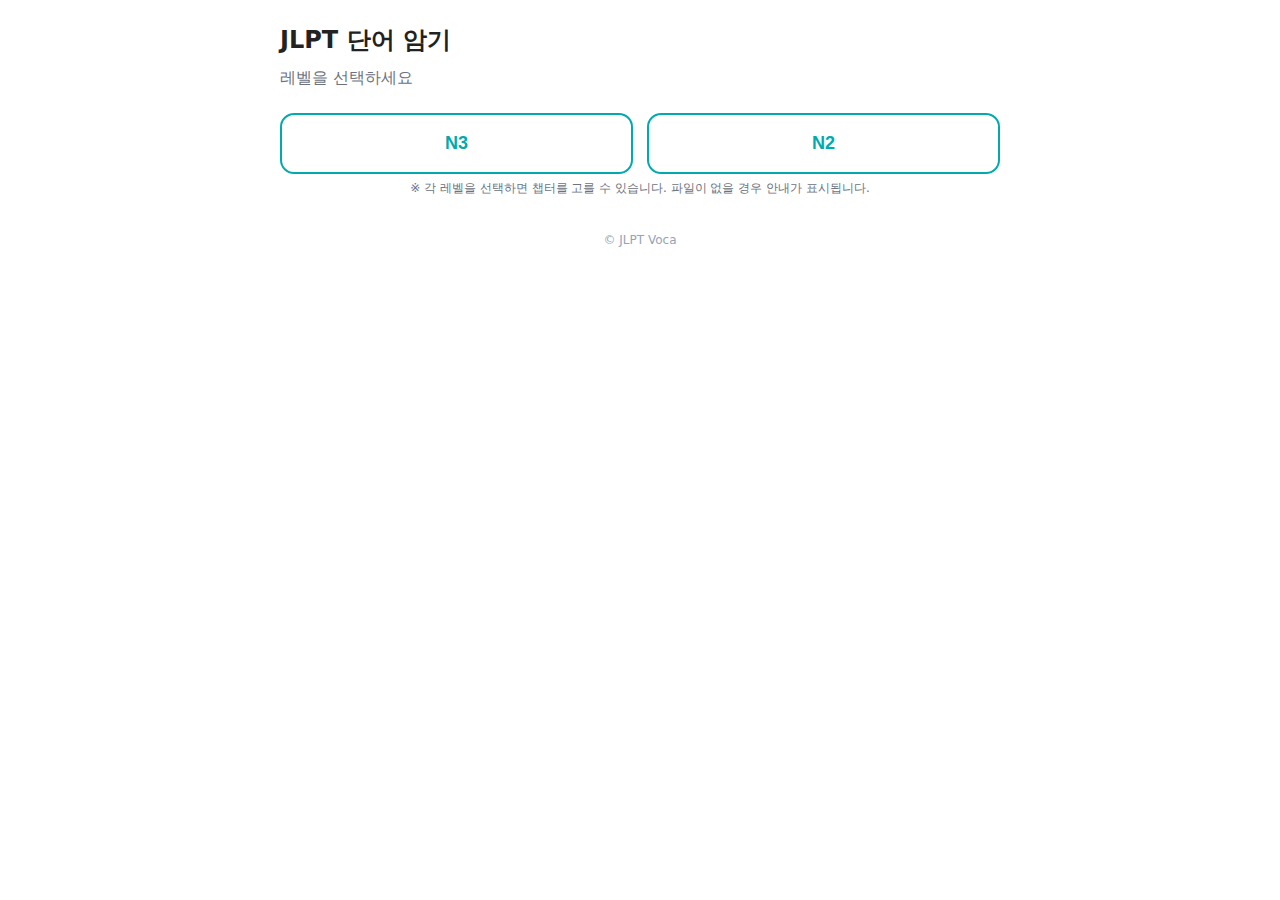
<file: index.html>
<!DOCTYPE html>
<html lang="ko">
<head>
  <meta charset="utf-8" />
  <meta name="viewport" content="width=device-width,initial-scale=1,viewport-fit=cover" />
  <title>JLPT 단어 암기</title>
  <meta name="theme-color" content="#01AAAD" />
  <style>
    :root {
      --brand: #01AAAD;
      --brand-dark: #018386;
      --text: #222;
      --muted: #6b7280;
      --bg: #ffffff;
      --disabled: #9ca3af;
      --border: #d1d5db;
    }
    /* Base */
    html, body {
      margin:0; padding:0; background:var(--bg); color:var(--text);
      font-family:system-ui,-apple-system,Segoe UI,Roboto,Apple SD Gothic Neo,Malgun Gothic,Pretendard,sans-serif;
      -webkit-text-size-adjust: 100%;
    }
    .wrap { max-width: 720px; margin: 0 auto; padding: 24px 20px 40px; }
    h1 { font-size: 24px; margin: 0 0 12px; }
    p.subtitle { color: var(--muted); margin: 0 0 24px; }

    /* Level buttons */
    .grid { display: grid; grid-template-columns: 1fr 1fr; gap: 14px; }
    .card-btn {
      border: 2px solid var(--brand);
      background: #fff; color: var(--brand); border-radius: 14px; padding: 18px 16px;
      font-weight: 700; font-size: 18px; text-align: center; cursor: pointer;
      transition: all .15s ease; -webkit-tap-highlight-color: transparent;
    }
    .card-btn:hover { background: var(--brand); color: #fff; }
    .card-btn:active { transform: scale(0.98); }
    .hint { font-size: 12px; color: var(--muted); text-align:center; margin-top: 6px; }

    /* Modal (bottom sheet on mobile) */
    .modal-backdrop {
      position: fixed; inset: 0; background: rgba(0,0,0,.45);
      display: none; align-items: flex-end; z-index: 40;
    }
    .modal {
      width: 100%; max-width: 720px; margin: 0 auto; background: #fff; border-radius: 16px 16px 0 0;
      padding: 16px; box-shadow: 0 -10px 30px rgba(0,0,0,.15);
      transform: translateY(100%); transition: transform .2s ease;
    }
    .modal.open { transform: translateY(0); }
    .modal-header { display:flex; align-items:center; justify-content:space-between; }
    .modal-title { font-weight: 800; font-size: 18px; }
    .modal-close { background:transparent; border:0; font-size: 22px; padding: 6px 10px; cursor: pointer; }
    .modal-body { margin-top: 12px; }

    /* Chapter list */
    .chap-list { display:flex; flex-direction:column; gap:10px; margin-top: 6px; }
    .chap-item {
      display:flex; align-items:center; justify-content:space-between; gap:10px;
      border: 1.5px solid var(--border); border-radius: 12px; padding: 14px 12px; background:#fff;
      cursor: pointer; text-align:left;
    }
    .chap-item:hover { border-color: var(--brand); }
    .chap-item .title { font-weight: 700; }
    .chap-item .meta { font-size: 12px; color: var(--muted); }
    .chap-item .badge {
      font-size: 12px; padding: 4px 8px; border-radius: 999px; border:1px solid var(--border);
      color:#475569; background:#f8fafc; white-space:nowrap;
    }
    .chap-item.disabled {
      cursor: not-allowed; opacity:.6; filter: grayscale(.1);
    }
    .chap-item.disabled .badge { color: var(--disabled); border-color:#e5e7eb; background:#f3f4f6; }

    .empty {
      padding: 14px; background:#f8fafc; border:1px dashed #cbd5e1; border-radius:12px; color:#475569;
    }

    /* Toast */
    .toast {
      position: fixed; left: 50%; bottom: 24px; transform: translateX(-50%);
      background: rgba(0,0,0,.82); color:#fff; padding: 10px 14px; border-radius: 10px;
      font-size: 14px; z-index: 50; display:none;
    }

    footer { margin-top: 36px; font-size: 12px; color: #94a3b8; text-align:center; }

    @media (min-width: 640px) {
      .modal-backdrop { align-items: center; }
      .modal { border-radius: 16px; max-width: 520px; }
    }
  </style>
</head>
<body>
  <div class="wrap">
    <h1>JLPT 단어 암기</h1>
    <p class="subtitle">레벨을 선택하세요</p>

    <div class="grid">
      <!-- N3 -->
      <button id="btn-n3" class="card-btn" aria-haspopup="dialog" aria-controls="modal-n3">N3</button>
      <!-- N2 활성화 -->
      <button id="btn-n2" class="card-btn" aria-haspopup="dialog" aria-controls="modal-n2">N2</button>
    </div>
    <div class="hint">※ 각 레벨을 선택하면 챕터를 고를 수 있습니다. 파일이 없을 경우 안내가 표시됩니다.</div>

    <footer>© JLPT Voca</footer>
  </div>

  <!-- N3 Modal -->
  <div id="backdrop" class="modal-backdrop" role="dialog" aria-modal="true" aria-labelledby="title-n3">
    <div id="modal-n3" class="modal" role="document">
      <div class="modal-header">
        <div id="title-n3" class="modal-title">N3 챕터 선택</div>
        <button class="modal-close" aria-label="닫기" id="close-modal">✕</button>
      </div>
      <div class="modal-body">
        <div id="n3-loader" class="empty">챕터 목록을 불러오는 중…</div>
        <div id="n3-list" class="chap-list" style="display:none;"></div>
      </div>
    </div>
  </div>

  <!-- N2 Modal -->
  <div id="backdrop-n2" class="modal-backdrop" role="dialog" aria-modal="true" aria-labelledby="title-n2">
    <div id="modal-n2" class="modal" role="document">
      <div class="modal-header">
        <div id="title-n2" class="modal-title">N2 챕터 선택</div>
        <button class="modal-close" aria-label="닫기" id="close-modal-n2">✕</button>
      </div>
      <div class="modal-body">
        <div id="n2-loader" class="empty">챕터 목록을 불러오는 중…</div>
        <div id="n2-list" class="chap-list" style="display:none;"></div>
      </div>
    </div>
  </div>

  <!-- Toast -->
  <div id="toast" class="toast" role="status" aria-live="polite"></div>

  <script>
    // ===== 공통 모달 유틸 =====
    function setupModal(openBtnId, backdropId, modalId, closeBtnId, onOpen) {
      const openBtn = document.getElementById(openBtnId);
      const backdrop = document.getElementById(backdropId);
      const modal = document.getElementById(modalId);
      const closeBtn = document.getElementById(closeBtnId);

      const openModal = () => {
        backdrop.style.display = 'flex';
        requestAnimationFrame(() => modal.classList.add('open'));
        if (typeof onOpen === 'function') onOpen();
      };
      const closeModal = () => {
        modal.classList.remove('open');
        setTimeout(()=> backdrop.style.display = 'none', 180);
      };

      openBtn.addEventListener('click', openModal);
      closeBtn.addEventListener('click', closeModal);
      backdrop.addEventListener('click', (e) => { if (e.target === backdrop) closeModal(); });
      document.addEventListener('keydown', (e) => {
        if (e.key === 'Escape' && backdrop.style.display === 'flex') closeModal();
      });

      return { openModal, closeModal };
    }

    // ===== 토스트 =====
    const toast = document.getElementById('toast');
    function showToast(msg, ms = 1800) {
      toast.textContent = msg;
      toast.style.display = 'block';
      clearTimeout(showToast._t);
      showToast._t = setTimeout(()=> toast.style.display = 'none', ms);
    }

    // ===== 데이터 유틸 =====
    async function fetchJSON(url) {
      const res = await fetch(url, { cache: 'no-store' });
      if (!res.ok) throw new Error('목록을 가져오지 못했습니다.');
      return res.json();
    }
    async function checkExists(url) {
      try {
        const res = await fetch(url, { method: 'HEAD', cache: 'no-store' });
        return res.ok;
      } catch (e) {
        return false;
      }
    }

    function renderList(items, listEl) {
      listEl.innerHTML = '';
      items.forEach((item, idx) => {
        const row = document.createElement('button');
        row.className = 'chap-item';
        row.type = 'button';

        const left = document.createElement('div');
        const title = document.createElement('div');
        title.className = 'title';
        title.textContent = item.title || `챕터 ${idx+1}`;
        const meta = document.createElement('div');
        meta.className = 'meta';
        meta.textContent = item.path;
        left.appendChild(title);
        left.appendChild(meta);

        const badge = document.createElement('div');
        badge.className = 'badge';
        if (item.available === false) {
          row.classList.add('disabled');
          row.setAttribute('aria-disabled', 'true');
          row.title = '아직 업로드되지 않았습니다';
          badge.textContent = '잠김';
        } else {
          badge.textContent = '열기';
        }

        row.appendChild(left);
        row.appendChild(badge);

        row.addEventListener('click', async () => {
          if (row.classList.contains('disabled')) {
            showToast('아직 업로드되지 않았습니다');
            return;
          }
          // 실제 파일 존재 여부 확인
          const ok = await checkExists(item.path);
          if (!ok) {
            showToast('파일이 아직 업로드되지 않았습니다');
            return;
          }
          window.location.href = item.path;
        });

        listEl.appendChild(row);
      });
    }

    async function loadChapters(level) {
      const loader = document.getElementById(`${level}-loader`);
      const listEl = document.getElementById(`${level}-list`);
      loader.style.display = 'block';
      listEl.style.display = 'none';
      loader.textContent = '챕터 목록을 불러오는 중…';

      try {
        const data = await fetchJSON(`./chapters-${level}.json`);
        if (!Array.isArray(data) || data.length === 0) {
          loader.textContent = `등록된 챕터가 없습니다. chapters-${level}.json을 확인하세요.`;
          return;
        }
        renderList(data, listEl);
        loader.style.display = 'none';
        listEl.style.display = 'flex';
      } catch (err) {
        console.error(err);
        loader.textContent = `챕터 목록 로드 실패. 인터넷 연결 또는 chapters-${level}.json 확인.`;
      }
    }

    // ===== 모달 연결 =====
    setupModal('btn-n3', 'backdrop', 'modal-n3', 'close-modal', () => loadChapters('n3'));
    setupModal('btn-n2', 'backdrop-n2', 'modal-n2', 'close-modal-n2', () => loadChapters('n2'));
  </script>
</body>
</html>
</file>
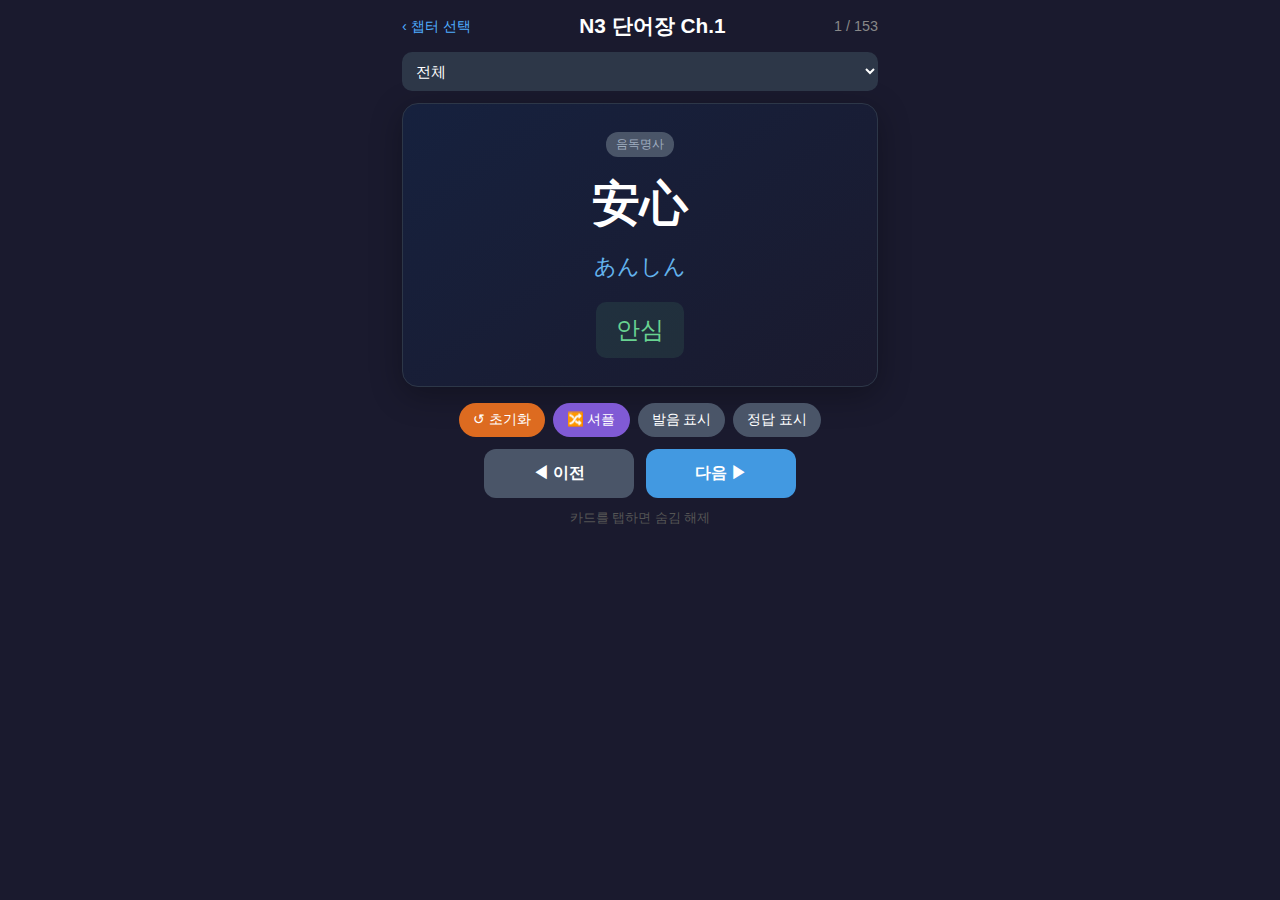
<file: chapter1.html>
<!DOCTYPE html>
<html lang="ko">
<head>
    <meta charset="UTF-8">
    <meta name="viewport" content="width=device-width, initial-scale=1.0, user-scalable=no">
    <title>N3 단어장 Ch.1</title>
    <style>
        * {
            box-sizing: border-box;
            -webkit-tap-highlight-color: transparent;
        }
        body {
            font-family: -apple-system, BlinkMacSystemFont, 'Segoe UI', sans-serif;
            margin: 0;
            padding: 0;
            background: #1a1a2e;
            color: #eee;
            min-height: 100vh;
            user-select: none;
        }
        .container {
            max-width: 500px;
            margin: 0 auto;
            padding: 12px;
        }
        header {
            display: flex;
            justify-content: space-between;
            align-items: center;
            margin-bottom: 12px;
            flex-wrap: wrap;
            gap: 8px;
        }
        h1 {
            font-size: 1.3rem;
            margin: 0;
            color: #fff;
        }
        .progress {
            font-size: 0.9rem;
            color: #888;
        }
        .controls {
            display: flex;
            gap: 8px;
            flex-wrap: wrap;
            margin-bottom: 12px;
            justify-content: center;
        }
        .toggle-btn {
            padding: 8px 14px;
            border: none;
            border-radius: 20px;
            font-size: 0.85rem;
            cursor: pointer;
            transition: all 0.2s;
        }
        .toggle-btn.active {
            background: #4a5568;
            color: #fff;
        }
        .toggle-btn.inactive {
            background: #2d3748;
            color: #718096;
        }
        .toggle-btn.shuffle {
            background: #805ad5;
            color: #fff;
        }
        .toggle-btn.reset {
            background: #dd6b20;
            color: #fff;
        }
        .category-select {
            width: 100%;
            padding: 10px;
            border: none;
            border-radius: 10px;
            background: #2d3748;
            color: #fff;
            font-size: 0.95rem;
            margin-bottom: 12px;
        }
        .card {
            background: linear-gradient(145deg, #16213e, #1a1a2e);
            border-radius: 16px;
            padding: 28px 20px;
            min-height: 280px;
            display: flex;
            flex-direction: column;
            justify-content: center;
            align-items: center;
            box-shadow: 0 8px 32px rgba(0,0,0,0.3);
            margin-bottom: 16px;
            border: 1px solid #2d3748;
        }
        .kanji {
            font-size: 3rem;
            font-weight: bold;
            color: #fff;
            margin-bottom: 16px;
            text-align: center;
            line-height: 1.3;
        }
        .reading {
            font-size: 1.4rem;
            color: #63b3ed;
            margin-bottom: 20px;
            text-align: center;
        }
        .meaning {
            font-size: 1.5rem;
            color: #68d391;
            text-align: center;
            padding: 12px 20px;
            background: rgba(104, 211, 145, 0.1);
            border-radius: 10px;
        }
        .hidden {
            visibility: hidden;
        }
        .nav-buttons {
            display: flex;
            gap: 12px;
            justify-content: center;
        }
        .nav-btn {
            flex: 1;
            max-width: 150px;
            padding: 14px 20px;
            border: none;
            border-radius: 12px;
            font-size: 1rem;
            font-weight: 600;
            cursor: pointer;
            transition: all 0.2s;
        }
        .nav-btn.prev {
            background: #4a5568;
            color: #fff;
        }
        .nav-btn.next {
            background: #4299e1;
            color: #fff;
        }
        .nav-btn:active {
            transform: scale(0.96);
        }
        .category-tag {
            font-size: 0.75rem;
            padding: 4px 10px;
            background: #4a5568;
            border-radius: 12px;
            margin-bottom: 16px;
            color: #a0aec0;
        }
        .tap-hint {
            text-align: center;
            font-size: 0.8rem;
            color: #555;
            margin-top: 12px;
        }
    </style>
</head>
<body>
    <div class="container">
        <header>
            <a href="index.html" style="color:#4facfe;text-decoration:none;font-size:0.9rem;">‹ 챕터 선택</a>
            <h1>N3 단어장 Ch.1</h1>
            <span class="progress" id="progress">1 / 100</span>
        </header>
        
        <select class="category-select" id="categorySelect" onchange="changeCategory()">
            <option value="all">전체</option>
            <option value="음독명사">음독 명사</option>
            <option value="훈독명사">훈독 명사</option>
            <option value="동사">동사</option>
            <option value="い형용사">い형용사</option>
            <option value="な형용사">な형용사</option>
            <option value="부사">부사 및 기타</option>
            <option value="가타카나">가타카나어</option>
        </select>
        
        <div class="card" onclick="revealAll()">
            <span class="category-tag" id="categoryTag">명사</span>
            <div class="kanji" id="kanji">漢字</div>
            <div class="reading" id="reading">かんじ</div>
            <div class="meaning" id="meaning">한자</div>
        </div>
        
        <div class="controls">
            <button class="toggle-btn reset" id="resetBtn" onclick="resetOrder()">↺ 초기화</button>
            <button class="toggle-btn shuffle" id="shuffleBtn" onclick="shuffleCards()">🔀 셔플</button>
            <button class="toggle-btn active" id="toggleReading" onclick="toggleReading()">발음 표시</button>
            <button class="toggle-btn active" id="toggleMeaning" onclick="toggleMeaning()">정답 표시</button>
        </div>
        
        <div class="nav-buttons">
            <button class="nav-btn prev" onclick="prevCard()">◀ 이전</button>
            <button class="nav-btn next" onclick="nextCard()">다음 ▶</button>
        </div>
        
        <p class="tap-hint">카드를 탭하면 숨김 해제</p>
    </div>

    <script>
        const words = [
            // 음독 명사
            {kanji: "安心", reading: "あんしん", meaning: "안심", category: "음독명사"},
            {kanji: "安定", reading: "あんてい", meaning: "안정", category: "음독명사"},
            {kanji: "案内", reading: "あんない", meaning: "안내", category: "음독명사"},
            {kanji: "以下", reading: "いか", meaning: "이하", category: "음독명사"},
            {kanji: "以外", reading: "いがい", meaning: "이외", category: "음독명사"},
            {kanji: "医学", reading: "いがく", meaning: "의학", category: "음독명사"},
            {kanji: "意見", reading: "いけん", meaning: "의견", category: "음독명사"},
            {kanji: "以後", reading: "いご", meaning: "이후(나중)", category: "음독명사"},
            {kanji: "以降", reading: "いこう", meaning: "이후(since)", category: "음독명사"},
            {kanji: "意志", reading: "いし", meaning: "의지", category: "음독명사"},
            {kanji: "意識", reading: "いしき", meaning: "의식", category: "음독명사"},
            {kanji: "医者", reading: "いしゃ", meaning: "의사", category: "음독명사"},
            {kanji: "以上", reading: "いじょう", meaning: "이상", category: "음독명사"},
            {kanji: "椅子", reading: "いす", meaning: "의자", category: "음독명사"},
            {kanji: "以前", reading: "いぜん", meaning: "이전", category: "음독명사"},
            {kanji: "位置", reading: "いち", meaning: "위치", category: "음독명사"},
            {kanji: "一日", reading: "いちにち", meaning: "하루", category: "음독명사"},
            {kanji: "一週間", reading: "いっしゅうかん", meaning: "일주일", category: "음독명사"},
            {kanji: "一緒", reading: "いっしょ", meaning: "같음, 함께함", category: "음독명사"},
            {kanji: "一杯", reading: "いっぱい", meaning: "한 잔", category: "음독명사"},
            {kanji: "移転", reading: "いてん", meaning: "이전", category: "음독명사"},
            {kanji: "以内", reading: "いない", meaning: "이내", category: "음독명사"},
            {kanji: "意味", reading: "いみ", meaning: "의미", category: "음독명사"},
            {kanji: "印象", reading: "いんしょう", meaning: "인상", category: "음독명사"},
            {kanji: "右折", reading: "うせつ", meaning: "우회전", category: "음독명사"},
            {kanji: "左折", reading: "させつ", meaning: "좌회전", category: "음독명사"},
            {kanji: "運転", reading: "うんてん", meaning: "운전", category: "음독명사"},
            {kanji: "運動", reading: "うんどう", meaning: "운동", category: "음독명사"},
            {kanji: "映画", reading: "えいが", meaning: "영화", category: "음독명사"},
            {kanji: "英語", reading: "えいご", meaning: "영어", category: "음독명사"},
            {kanji: "栄養", reading: "えいよう", meaning: "영양", category: "음독명사"},
            {kanji: "駅", reading: "えき", meaning: "역", category: "음독명사"},
            {kanji: "延期", reading: "えんき", meaning: "연기", category: "음독명사"},
            {kanji: "演奏", reading: "えんそう", meaning: "연주", category: "음독명사"},
            {kanji: "鉛筆", reading: "えんぴつ", meaning: "연필", category: "음독명사"},
            {kanji: "遠慮", reading: "えんりょ", meaning: "사양, 삼감", category: "음독명사"},
            {kanji: "横断", reading: "おうだん", meaning: "횡단", category: "음독명사"},
            {kanji: "応募", reading: "おうぼ", meaning: "응모", category: "음독명사"},
            {kanji: "応用", reading: "おうよう", meaning: "응용", category: "음독명사"},
            {kanji: "お菓子", reading: "おかし", meaning: "과자", category: "음독명사"},
            {kanji: "屋上", reading: "おくじょう", meaning: "옥상", category: "음독명사"},
            {kanji: "内側", reading: "うちがわ", meaning: "안쪽", category: "음독명사"},
            {kanji: "腕", reading: "うで", meaning: "팔, 역량, 솜씨", category: "음독명사"},
            {kanji: "売り場", reading: "うりば", meaning: "매장", category: "음독명사"},
            {kanji: "上着", reading: "うわぎ", meaning: "상의", category: "음독명사"},
            
            // 훈독 명사
            {kanji: "合図", reading: "あいず", meaning: "신호", category: "훈독명사"},
            {kanji: "間", reading: "あいだ", meaning: "사이, 동안", category: "훈독명사"},
            {kanji: "相手", reading: "あいて", meaning: "상대", category: "훈독명사"},
            {kanji: "赤ん坊", reading: "あかんぼう", meaning: "아기", category: "훈독명사"},
            {kanji: "朝", reading: "あさ", meaning: "아침", category: "훈독명사"},
            {kanji: "味", reading: "あじ", meaning: "맛", category: "훈독명사"},
            {kanji: "汗", reading: "あせ", meaning: "땀", category: "훈독명사"},
            {kanji: "頭", reading: "あたま", meaning: "머리", category: "훈독명사"},
            {kanji: "辺り", reading: "あたり", meaning: "주위, 주변, 즈음", category: "훈독명사"},
            {kanji: "後", reading: "あと", meaning: "뒤, 후(시간)", category: "훈독명사"},
            {kanji: "穴", reading: "あな", meaning: "구멍", category: "훈독명사"},
            {kanji: "兄", reading: "あに", meaning: "형, 오빠", category: "훈독명사"},
            {kanji: "姉", reading: "あね", meaning: "누나, 언니", category: "훈독명사"},
            {kanji: "油", reading: "あぶら", meaning: "기름", category: "훈독명사"},
            {kanji: "飴", reading: "あめ", meaning: "사탕", category: "훈독명사"},
            {kanji: "息", reading: "いき", meaning: "숨", category: "훈독명사"},
            {kanji: "池", reading: "いけ", meaning: "연못", category: "훈독명사"},
            {kanji: "今ごろ", reading: "いまごろ", meaning: "지금쯤, 이맘때", category: "훈독명사"},
            {kanji: "妹", reading: "いもうと", meaning: "여동생", category: "훈독명사"},
            {kanji: "入り口", reading: "いりぐち", meaning: "입구", category: "훈독명사"},
            {kanji: "岩", reading: "いわ", meaning: "바위", category: "훈독명사"},
            {kanji: "受付", reading: "うけつけ", meaning: "접수", category: "훈독명사"},
            {kanji: "後ろ", reading: "うしろ", meaning: "뒤, 뒤쪽", category: "훈독명사"},
            {kanji: "嘘", reading: "うそ", meaning: "거짓말", category: "훈독명사"},
            {kanji: "うわさ", reading: "うわさ", meaning: "소문", category: "훈독명사"},
            {kanji: "絵", reading: "え", meaning: "그림", category: "훈독명사"},
            {kanji: "笑顔", reading: "えがお", meaning: "웃는 얼굴", category: "훈독명사"},
            {kanji: "枝", reading: "えだ", meaning: "가지", category: "훈독명사"},
            {kanji: "お祝い", reading: "おいわい", meaning: "축하, 축하 선물", category: "훈독명사"},
            {kanji: "奥さん", reading: "おくさん", meaning: "부인, 아주머니", category: "훈독명사"},
            {kanji: "贈り物", reading: "おくりもの", meaning: "선물", category: "훈독명사"},
            {kanji: "祝う", reading: "いわう", meaning: "축하하다", category: "훈독명사"},
            {kanji: "贈る", reading: "おくる", meaning: "보내다, 선물하다", category: "훈독명사"},
            
            // 동사
            {kanji: "会う", reading: "あう", meaning: "만나다", category: "동사"},
            {kanji: "合う", reading: "あう", meaning: "맞다, 적합하다", category: "동사"},
            {kanji: "上がる", reading: "あがる", meaning: "오르다, 올라가다", category: "동사"},
            {kanji: "上げる", reading: "あげる", meaning: "올리다", category: "동사"},
            {kanji: "あきる", reading: "あきる", meaning: "질리다", category: "동사"},
            {kanji: "あきれる", reading: "あきれる", meaning: "기가 막히다, 질리다", category: "동사"},
            {kanji: "空く", reading: "あく", meaning: "비다, 빈틈이 생기다", category: "동사"},
            {kanji: "開く", reading: "あく", meaning: "열리다", category: "동사"},
            {kanji: "開ける", reading: "あける", meaning: "열다", category: "동사"},
            {kanji: "明ける", reading: "あける", meaning: "(기간이) 끝나다, 지나가다", category: "동사"},
            {kanji: "憧れる", reading: "あこがれる", meaning: "동경하다", category: "동사"},
            {kanji: "味わう", reading: "あじわう", meaning: "맛보다", category: "동사"},
            {kanji: "預ける", reading: "あずける", meaning: "맡기다, 보관시키다", category: "동사"},
            {kanji: "与える", reading: "あたえる", meaning: "주다, 부여하다", category: "동사"},
            {kanji: "温める", reading: "あたためる", meaning: "데우다", category: "동사"},
            {kanji: "当たる", reading: "あたる", meaning: "맞다, 해당하다", category: "동사"},
            {kanji: "集まる", reading: "あつまる", meaning: "모이다", category: "동사"},
            {kanji: "集める", reading: "あつめる", meaning: "모으다", category: "동사"},
            {kanji: "浴びる", reading: "あびる", meaning: "끼얹다, 쐬다", category: "동사"},
            {kanji: "溢れる", reading: "あふれる", meaning: "넘치다", category: "동사"},
            {kanji: "あまる", reading: "あまる", meaning: "남다", category: "동사"},
            {kanji: "編む", reading: "あむ", meaning: "엮다, 뜨다", category: "동사"},
            {kanji: "謝る", reading: "あやまる", meaning: "사과하다", category: "동사"},
            {kanji: "洗う", reading: "あらう", meaning: "씻다", category: "동사"},
            {kanji: "改める", reading: "あらためる", meaning: "고치다, 개선하다", category: "동사"},
            {kanji: "表す", reading: "あらわす", meaning: "나타내다", category: "동사"},
            {kanji: "歩く", reading: "あるく", meaning: "걷다", category: "동사"},
            {kanji: "生きる", reading: "いきる", meaning: "살다", category: "동사"},
            {kanji: "いじめる", reading: "いじめる", meaning: "괴롭히다", category: "동사"},
            {kanji: "急ぐ", reading: "いそぐ", meaning: "서두르다", category: "동사"},
            {kanji: "痛がる", reading: "いたがる", meaning: "삽아파하다", category: "동사"},
            {kanji: "祈る", reading: "いのる", meaning: "기도하다", category: "동사"},
            {kanji: "居る", reading: "いる", meaning: "있다, 존재하다", category: "동사"},
            {kanji: "要る", reading: "いる", meaning: "필요하다", category: "동사"},
            {kanji: "入れる", reading: "いれる", meaning: "넣다", category: "동사"},
            {kanji: "祝う", reading: "いわう", meaning: "축하하다", category: "동사"},
            {kanji: "植える", reading: "うえる", meaning: "심다", category: "동사"},
            {kanji: "受ける", reading: "うける", meaning: "받다", category: "동사"},
            {kanji: "込む", reading: "こむ", meaning: "붐비다, 끼워넣다", category: "동사"},
            
            // い형용사
            {kanji: "青い", reading: "あおい", meaning: "파랗다", category: "い형용사"},
            {kanji: "赤い", reading: "あかい", meaning: "빨갛다", category: "い형용사"},
            {kanji: "明るい", reading: "あかるい", meaning: "밝다", category: "い형용사"},
            {kanji: "浅い", reading: "あさい", meaning: "얕다", category: "い형용사"},
            {kanji: "暖かい", reading: "あたたかい", meaning: "(기온이) 따뜻하다", category: "い형용사"},
            {kanji: "温かい", reading: "あたたかい", meaning: "(온도가) 따뜻하다", category: "い형용사"},
            {kanji: "新しい", reading: "あたらしい", meaning: "새롭다", category: "い형용사"},
            {kanji: "古い", reading: "ふるい", meaning: "낡다, 오래되다", category: "い형용사"},
            {kanji: "暑い", reading: "あつい", meaning: "덥다", category: "い형용사"},
            {kanji: "熱い", reading: "あつい", meaning: "뜨겁다", category: "い형용사"},
            {kanji: "厚い", reading: "あつい", meaning: "두껍다", category: "い형용사"},
            {kanji: "厚かましい", reading: "あつかましい", meaning: "뻔뻔하다", category: "い형용사"},
            
            // な형용사
            {kanji: "明らかだ", reading: "あきらかだ", meaning: "분명하다, 명백하다", category: "な형용사"},
            {kanji: "新ただ", reading: "あらただ", meaning: "새롭다", category: "な형용사"},
            {kanji: "安全だ", reading: "あんぜんだ", meaning: "안전하다", category: "な형용사"},
            {kanji: "意外だ", reading: "いがいだ", meaning: "의외이다, 뜻밖이다", category: "な형용사"},
            {kanji: "偉大だ", reading: "いだいだ", meaning: "위대하다", category: "な형용사"},
            {kanji: "一生懸命だ", reading: "いっしょうけんめいだ", meaning: "열심이다", category: "な형용사"},
            {kanji: "一般的だ", reading: "いっぱんてきだ", meaning: "일반적이다", category: "な형용사"},
            {kanji: "嫌だ", reading: "いやだ", meaning: "싫다", category: "な형용사"},
            
            // 부사 및 기타
            {kanji: "相変わらず", reading: "あいかわらず", meaning: "여전히, 변함없이", category: "부사"},
            {kanji: "あっさり", reading: "あっさり", meaning: "깨끗이, 담백히", category: "부사"},
            {kanji: "あまり/あんまり", reading: "あまり", meaning: "별로, 그다지", category: "부사"},
            {kanji: "あらゆる", reading: "あらゆる", meaning: "온갖, 모든", category: "부사"},
            {kanji: "いちばん", reading: "いちばん", meaning: "가장, 제일, 최고임", category: "부사"},
            {kanji: "いつも", reading: "いつも", meaning: "언제나, 늘", category: "부사"},
            {kanji: "いまに", reading: "いまに", meaning: "머지않아, 곧", category: "부사"},
            {kanji: "いよいよ", reading: "いよいよ", meaning: "점점, 드디어", category: "부사"},
            {kanji: "いらいら", reading: "いらいら", meaning: "안절부절", category: "부사"},
            {kanji: "いろいろ", reading: "いろいろ", meaning: "여러 가지, 다양한", category: "부사"},
            
            // 가타카나어
            {kanji: "アイデア", reading: "アイデア", meaning: "아이디어", category: "가타카나"},
            {kanji: "アクセサリー", reading: "アクセサリー", meaning: "액세서리", category: "가타카나"},
            {kanji: "アドバイス", reading: "アドバイス", meaning: "어드바이스, 충고", category: "가타카나"},
            {kanji: "アナウンサー", reading: "アナウンサー", meaning: "아나운서", category: "가타카나"},
            {kanji: "アルコール", reading: "アルコール", meaning: "알코올, 술", category: "가타카나"},
            {kanji: "アルバム", reading: "アルバム", meaning: "앨범", category: "가타카나"},
        ];

        let currentIndex = 0;
        let filteredWords = [...words];
        let showReading = true;
        let showMeaning = true;

        function updateCard() {
            const word = filteredWords[currentIndex];
            document.getElementById('kanji').textContent = word.kanji;
            document.getElementById('reading').textContent = word.reading;
            document.getElementById('meaning').textContent = word.meaning;
            document.getElementById('categoryTag').textContent = word.category;
            document.getElementById('progress').textContent = `${currentIndex + 1} / ${filteredWords.length}`;
            
            applyVisibility();
        }

        function applyVisibility() {
            document.getElementById('reading').className = showReading ? 'reading' : 'reading hidden';
            document.getElementById('meaning').className = showMeaning ? 'meaning' : 'meaning hidden';
        }

        function toggleReading() {
            showReading = !showReading;
            const btn = document.getElementById('toggleReading');
            btn.className = showReading ? 'toggle-btn active' : 'toggle-btn inactive';
            btn.textContent = showReading ? '발음 표시' : '발음 숨김';
            applyVisibility();
        }

        function toggleMeaning() {
            showMeaning = !showMeaning;
            const btn = document.getElementById('toggleMeaning');
            btn.className = showMeaning ? 'toggle-btn active' : 'toggle-btn inactive';
            btn.textContent = showMeaning ? '정답 표시' : '정답 숨김';
            applyVisibility();
        }

        function revealAll() {
            document.getElementById('reading').className = 'reading';
            document.getElementById('meaning').className = 'meaning';
        }

        function nextCard() {
            currentIndex = (currentIndex + 1) % filteredWords.length;
            updateCard();
        }

        function prevCard() {
            currentIndex = (currentIndex - 1 + filteredWords.length) % filteredWords.length;
            updateCard();
        }

        function changeCategory() {
            const category = document.getElementById('categorySelect').value;
            if (category === 'all') {
                filteredWords = [...words];
            } else {
                filteredWords = words.filter(w => w.category === category);
            }
            currentIndex = 0;
            updateCard();
        }

        function shuffleCards() {
            for (let i = filteredWords.length - 1; i > 0; i--) {
                const j = Math.floor(Math.random() * (i + 1));
                [filteredWords[i], filteredWords[j]] = [filteredWords[j], filteredWords[i]];
            }
            currentIndex = 0;
            updateCard();
        }

        function resetOrder() {
            const category = document.getElementById('categorySelect').value;
            if (category === 'all') {
                filteredWords = [...words];
            } else {
                filteredWords = words.filter(w => w.category === category);
            }
            currentIndex = 0;
            updateCard();
        }

        // 스와이프 지원
        let touchStartX = 0;
        let touchEndX = 0;

        document.addEventListener('touchstart', e => {
            touchStartX = e.changedTouches[0].screenX;
        });

        document.addEventListener('touchend', e => {
            touchEndX = e.changedTouches[0].screenX;
            handleSwipe();
        });

        function handleSwipe() {
            const diff = touchStartX - touchEndX;
            if (Math.abs(diff) > 50) {
                if (diff > 0) {
                    nextCard();
                } else {
                    prevCard();
                }
            }
        }

        // 키보드 지원
        document.addEventListener('keydown', e => {
            if (e.key === 'ArrowRight') nextCard();
            if (e.key === 'ArrowLeft') prevCard();
            if (e.key === ' ') revealAll();
        });

        document.addEventListener('DOMContentLoaded', function() {
            updateCard();
        });
    </script>
</body>
</html>
</file>
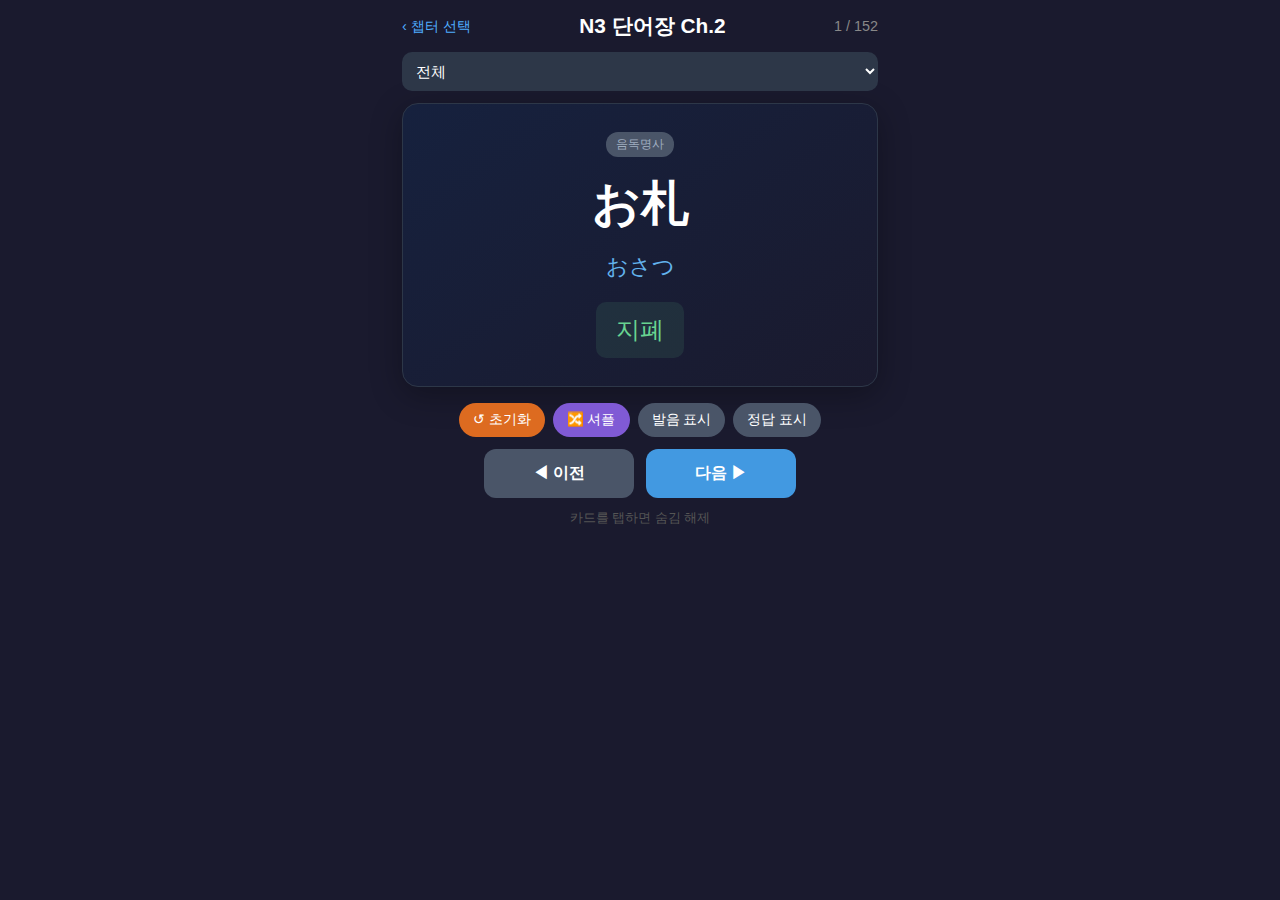
<file: chapter2.html>
<!DOCTYPE html>
<html lang="ko">
<head>
    <meta charset="UTF-8">
    <meta name="viewport" content="width=device-width, initial-scale=1.0, user-scalable=no">
    <title>N3 단어장 Ch.2</title>
    <style>
        * {
            box-sizing: border-box;
            -webkit-tap-highlight-color: transparent;
        }
        body {
            font-family: -apple-system, BlinkMacSystemFont, 'Segoe UI', sans-serif;
            margin: 0;
            padding: 0;
            background: #1a1a2e;
            color: #eee;
            min-height: 100vh;
            user-select: none;
        }
        .container {
            max-width: 500px;
            margin: 0 auto;
            padding: 12px;
        }
        header {
            display: flex;
            justify-content: space-between;
            align-items: center;
            margin-bottom: 12px;
            flex-wrap: wrap;
            gap: 8px;
        }
        h1 {
            font-size: 1.3rem;
            margin: 0;
            color: #fff;
        }
        .progress {
            font-size: 0.9rem;
            color: #888;
        }
        .controls {
            display: flex;
            gap: 8px;
            flex-wrap: wrap;
            margin-bottom: 12px;
            justify-content: center;
        }
        .toggle-btn {
            padding: 8px 14px;
            border: none;
            border-radius: 20px;
            font-size: 0.85rem;
            cursor: pointer;
            transition: all 0.2s;
        }
        .toggle-btn.active {
            background: #4a5568;
            color: #fff;
        }
        .toggle-btn.inactive {
            background: #2d3748;
            color: #718096;
        }
        .toggle-btn.shuffle {
            background: #805ad5;
            color: #fff;
        }
        .toggle-btn.reset {
            background: #dd6b20;
            color: #fff;
        }
        .category-select {
            width: 100%;
            padding: 10px;
            border: none;
            border-radius: 10px;
            background: #2d3748;
            color: #fff;
            font-size: 0.95rem;
            margin-bottom: 12px;
        }
        .card {
            background: linear-gradient(145deg, #16213e, #1a1a2e);
            border-radius: 16px;
            padding: 28px 20px;
            min-height: 280px;
            display: flex;
            flex-direction: column;
            justify-content: center;
            align-items: center;
            box-shadow: 0 8px 32px rgba(0,0,0,0.3);
            margin-bottom: 16px;
            border: 1px solid #2d3748;
        }
        .kanji {
            font-size: 3rem;
            font-weight: bold;
            color: #fff;
            margin-bottom: 16px;
            text-align: center;
            line-height: 1.3;
        }
        .reading {
            font-size: 1.4rem;
            color: #63b3ed;
            margin-bottom: 20px;
            text-align: center;
        }
        .meaning {
            font-size: 1.5rem;
            color: #68d391;
            text-align: center;
            padding: 12px 20px;
            background: rgba(104, 211, 145, 0.1);
            border-radius: 10px;
        }
        .hidden {
            visibility: hidden;
        }
        .nav-buttons {
            display: flex;
            gap: 12px;
            justify-content: center;
        }
        .nav-btn {
            flex: 1;
            max-width: 150px;
            padding: 14px 20px;
            border: none;
            border-radius: 12px;
            font-size: 1rem;
            font-weight: 600;
            cursor: pointer;
            transition: all 0.2s;
        }
        .nav-btn.prev {
            background: #4a5568;
            color: #fff;
        }
        .nav-btn.next {
            background: #4299e1;
            color: #fff;
        }
        .nav-btn:active {
            transform: scale(0.96);
        }
        .category-tag {
            font-size: 0.75rem;
            padding: 4px 10px;
            background: #4a5568;
            border-radius: 12px;
            margin-bottom: 16px;
            color: #a0aec0;
        }
        .tap-hint {
            text-align: center;
            font-size: 0.8rem;
            color: #555;
            margin-top: 12px;
        }
    </style>
</head>
<body>
    <div class="container">
        <header>
            <a href="index.html" style="color:#4facfe;text-decoration:none;font-size:0.9rem;">‹ 챕터 선택</a>
            <h1>N3 단어장 Ch.2</h1>
            <span class="progress" id="progress">1 / 100</span>
        </header>
        
        <select class="category-select" id="categorySelect" onchange="changeCategory()">
            <option value="all">전체</option>
            <option value="음독명사">음독 명사</option>
            <option value="훈독명사">훈독 명사</option>
            <option value="동사">동사</option>
            <option value="い형용사">い형용사</option>
            <option value="な형용사">な형용사</option>
            <option value="부사">부사 및 기타</option>
            <option value="가타카나">가타카나어</option>
        </select>
        
        <div class="card" onclick="revealAll()">
            <span class="category-tag" id="categoryTag">명사</span>
            <div class="kanji" id="kanji">漢字</div>
            <div class="reading" id="reading">かんじ</div>
            <div class="meaning" id="meaning">한자</div>
        </div>
        
        <div class="controls">
            <button class="toggle-btn reset" id="resetBtn" onclick="resetOrder()">↺ 초기화</button>
            <button class="toggle-btn shuffle" id="shuffleBtn" onclick="shuffleCards()">🔀 셔플</button>
            <button class="toggle-btn active" id="toggleReading" onclick="toggleReading()">발음 표시</button>
            <button class="toggle-btn active" id="toggleMeaning" onclick="toggleMeaning()">정답 표시</button>
        </div>
        
        <div class="nav-buttons">
            <button class="nav-btn prev" onclick="prevCard()">◀ 이전</button>
            <button class="nav-btn next" onclick="nextCard()">다음 ▶</button>
        </div>
        
        <p class="tap-hint">카드를 탭하면 숨김 해제</p>
    </div>

    <script>
        const words = [
            // 음독 명사
            {kanji: "お札", reading: "おさつ", meaning: "지폐", category: "음독명사"},
            {kanji: "お茶", reading: "おちゃ", meaning: "차", category: "음독명사"},
            {kanji: "お風呂", reading: "おふろ", meaning: "욕조, 욕실, 목욕", category: "음독명사"},
            {kanji: "お礼", reading: "おれい", meaning: "감사", category: "음독명사"},
            {kanji: "音楽", reading: "おんがく", meaning: "음악", category: "음독명사"},
            {kanji: "温泉", reading: "おんせん", meaning: "온천", category: "음독명사"},
            {kanji: "会館", reading: "かいかん", meaning: "회관", category: "음독명사"},
            {kanji: "海岸", reading: "かいがん", meaning: "해안", category: "음독명사"},
            {kanji: "会議", reading: "かいぎ", meaning: "회의", category: "음독명사"},
            {kanji: "解決", reading: "かいけつ", meaning: "해결", category: "음독명사"},
            {kanji: "外国", reading: "がいこく", meaning: "외국", category: "음독명사"},
            {kanji: "会社", reading: "かいしゃ", meaning: "회사", category: "음독명사"},
            {kanji: "会場", reading: "かいじょう", meaning: "모임 장소, 회장", category: "음독명사"},
            {kanji: "会話", reading: "かいわ", meaning: "회화", category: "음독명사"},
            {kanji: "価格", reading: "かかく", meaning: "가격", category: "음독명사"},
            {kanji: "科学", reading: "かがく", meaning: "과학", category: "음독명사"},
            {kanji: "確認", reading: "かくにん", meaning: "확인", category: "음독명사"},
            {kanji: "過去", reading: "かこ", meaning: "과거", category: "음독명사"},
            {kanji: "火事", reading: "かじ", meaning: "화재", category: "음독명사"},
            {kanji: "歌手", reading: "かしゅ", meaning: "가수", category: "음독명사"},
            {kanji: "下線", reading: "かせん", meaning: "밑줄", category: "음독명사"},
            {kanji: "家族", reading: "かぞく", meaning: "가족", category: "음독명사"},
            {kanji: "課長", reading: "かちょう", meaning: "과장", category: "음독명사"},
            {kanji: "楽器", reading: "がっき", meaning: "악기", category: "음독명사"},
            {kanji: "学級", reading: "がっきゅう", meaning: "학급", category: "음독명사"},
            {kanji: "活動", reading: "かつどう", meaning: "활동", category: "음독명사"},
            {kanji: "家庭", reading: "かてい", meaning: "가정", category: "음독명사"},
            {kanji: "我慢", reading: "がまん", meaning: "참음", category: "음독명사"},
            {kanji: "感覚", reading: "かんかく", meaning: "감각", category: "음독명사"},
            {kanji: "観客", reading: "かんきゃく", meaning: "관객", category: "음독명사"},
            {kanji: "関係", reading: "かんけい", meaning: "관계", category: "음독명사"},
            {kanji: "観光", reading: "かんこう", meaning: "관광", category: "음독명사"},
            {kanji: "看護士", reading: "かんごし", meaning: "간호사", category: "음독명사"},
            {kanji: "観察", reading: "かんさつ", meaning: "관찰", category: "음독명사"},
            {kanji: "感じ", reading: "かんじ", meaning: "느낌", category: "음독명사"},
            {kanji: "漢字", reading: "かんじ", meaning: "한자", category: "음독명사"},
            {kanji: "関心", reading: "かんしん", meaning: "관심", category: "음독명사"},
            {kanji: "完成", reading: "かんせい", meaning: "완성", category: "음독명사"},
            {kanji: "感動", reading: "かんどう", meaning: "감동", category: "음독명사"},
            {kanji: "完了", reading: "かんりょう", meaning: "완료", category: "음독명사"},
            
            // 훈독 명사
            {kanji: "お酒", reading: "おさけ", meaning: "술", category: "훈독명사"},
            {kanji: "お皿", reading: "おさら", meaning: "접시", category: "훈독명사"},
            {kanji: "おしまい", reading: "おしまい", meaning: "끝", category: "훈독명사"},
            {kanji: "夫", reading: "おっと", meaning: "남편", category: "훈독명사"},
            {kanji: "おつり", reading: "おつり", meaning: "거스름돈", category: "훈독명사"},
            {kanji: "音", reading: "おと", meaning: "소리", category: "훈독명사"},
            {kanji: "弟", reading: "おとうと", meaning: "남동생", category: "훈독명사"},
            {kanji: "男", reading: "おとこ", meaning: "남자", category: "훈독명사"},
            {kanji: "おととい", reading: "おととい", meaning: "그저께", category: "훈독명사"},
            {kanji: "おととし", reading: "おととし", meaning: "재작년", category: "훈독명사"},
            {kanji: "大人", reading: "おとな", meaning: "어른", category: "훈독명사"},
            {kanji: "お腹", reading: "おなか", meaning: "배, 복부", category: "훈독명사"},
            {kanji: "お姉さん", reading: "おねえさん", meaning: "누나, 언니", category: "훈독명사"},
            {kanji: "お見舞い", reading: "おみまい", meaning: "병문안", category: "훈독명사"},
            {kanji: "お土産", reading: "おみやげ", meaning: "(여행) 선물, 기념품", category: "훈독명사"},
            {kanji: "おもちゃ", reading: "おもちゃ", meaning: "장난감", category: "훈독명사"},
            {kanji: "表", reading: "おもて", meaning: "겉", category: "훈독명사"},
            {kanji: "親", reading: "おや", meaning: "부모", category: "훈독명사"},
            {kanji: "お湯", reading: "おゆ", meaning: "더운물, 끓인 물", category: "훈독명사"},
            {kanji: "終わり", reading: "おわり", meaning: "끝", category: "훈독명사"},
            {kanji: "買い物", reading: "かいもの", meaning: "쇼핑", category: "훈독명사"},
            {kanji: "顔", reading: "かお", meaning: "얼굴", category: "훈독명사"},
            {kanji: "香り", reading: "かおり", meaning: "향기", category: "훈독명사"},
            {kanji: "鏡", reading: "かがみ", meaning: "거울", category: "훈독명사"},
            {kanji: "鍵", reading: "かぎ", meaning: "열쇠", category: "훈독명사"},
            {kanji: "傘", reading: "かさ", meaning: "우산", category: "훈독명사"},
            {kanji: "数", reading: "かず", meaning: "수", category: "훈독명사"},
            {kanji: "風", reading: "かぜ", meaning: "바람", category: "훈독명사"},
            {kanji: "風邪", reading: "かぜ", meaning: "감기", category: "훈독명사"},
            {kanji: "形", reading: "かたち", meaning: "모양", category: "훈독명사"},
            {kanji: "彼女", reading: "かのじょ", meaning: "그녀, 여자친구", category: "훈독명사"},
            {kanji: "壁", reading: "かべ", meaning: "벽", category: "훈독명사"},
            {kanji: "紙", reading: "かみ", meaning: "종이", category: "훈독명사"},
            {kanji: "神", reading: "かみ", meaning: "신", category: "훈독명사"},
            {kanji: "髪", reading: "かみ", meaning: "머리털, 머리카락", category: "훈독명사"},
            {kanji: "髪の毛", reading: "かみのけ", meaning: "머리카락", category: "훈독명사"},
            {kanji: "空", reading: "から", meaning: "허공, 빔", category: "훈독명사"},
            {kanji: "体", reading: "からだ", meaning: "몸", category: "훈독명사"},
            {kanji: "彼", reading: "かれ", meaning: "그, 남자", category: "훈독명사"},
            {kanji: "代わり", reading: "かわり", meaning: "대신", category: "훈독명사"},
            {kanji: "考え方", reading: "かんがえかた", meaning: "사고방식", category: "훈독명사"},
            
            // 동사
            {kanji: "申し込む", reading: "もうしこむ", meaning: "신청하다", category: "동사"},
            {kanji: "受け付け", reading: "うけつけ", meaning: "접수", category: "동사"},
            {kanji: "植える", reading: "うえる", meaning: "심다", category: "동사"},
            {kanji: "受け付ける", reading: "うけつける", meaning: "접수하다", category: "동사"},
            {kanji: "受ける", reading: "うける", meaning: "받다, 치르다", category: "동사"},
            {kanji: "動かす", reading: "うごかす", meaning: "움직이게 하다", category: "동사"},
            {kanji: "動く", reading: "うごく", meaning: "움직이다", category: "동사"},
            {kanji: "歌う", reading: "うたう", meaning: "노래하다", category: "동사"},
            {kanji: "疑う", reading: "うたがう", meaning: "의심하다", category: "동사"},
            {kanji: "打つ", reading: "うつ", meaning: "치다, 때리다", category: "동사"},
            {kanji: "写す", reading: "うつす", meaning: "찍다, 베끼다", category: "동사"},
            {kanji: "映る", reading: "うつる", meaning: "(반사되어) 비추다, 상영하다", category: "동사"},
            {kanji: "移す", reading: "うつす", meaning: "(자리를) 옮기다", category: "동사"},
            {kanji: "生む", reading: "うむ", meaning: "낳다", category: "동사"},
            {kanji: "生まれる", reading: "うまれる", meaning: "태어나다", category: "동사"},
            {kanji: "売る", reading: "うる", meaning: "팔다", category: "동사"},
            {kanji: "売れる", reading: "うれる", meaning: "팔리다", category: "동사"},
            {kanji: "選ぶ", reading: "えらぶ", meaning: "고르다, 선택하다", category: "동사"},
            {kanji: "得る", reading: "える", meaning: "얻다", category: "동사"},
            {kanji: "追い付く", reading: "おいつく", meaning: "따라붙다, 따라잡다", category: "동사"},
            {kanji: "終える", reading: "おえる", meaning: "끝내다", category: "동사"},
            {kanji: "追う", reading: "おう", meaning: "쫓다", category: "동사"},
            {kanji: "起きる", reading: "おきる", meaning: "(자리에서) 일어나다, 발생하다", category: "동사"},
            {kanji: "置く", reading: "おく", meaning: "놓다, 두다", category: "동사"},
            {kanji: "送る", reading: "おくる", meaning: "보내다, 바래다 주다, 발송하다", category: "동사"},
            {kanji: "贈る", reading: "おくる", meaning: "(선물을) 보내다, 선물하다", category: "동사"},
            {kanji: "届く", reading: "とどく", meaning: "닿다", category: "동사"},
            {kanji: "遅れる", reading: "おくれる", meaning: "늦다", category: "동사"},
            {kanji: "行う", reading: "おこなう", meaning: "행하다, 실행하다", category: "동사"},
            {kanji: "怒る", reading: "おこる", meaning: "화내다", category: "동사"},
            {kanji: "おごる", reading: "おごる", meaning: "한턱내다", category: "동사"},
            {kanji: "教える", reading: "おしえる", meaning: "가르치다", category: "동사"},
            {kanji: "落ち着く", reading: "おちつく", meaning: "침착하다, 진정하다", category: "동사"},
            {kanji: "落ちる", reading: "おちる", meaning: "떨어지다", category: "동사"},
            {kanji: "落とす", reading: "おとす", meaning: "떨어뜨리다, 잃어버리다", category: "동사"},
            {kanji: "驚く", reading: "おどろく", meaning: "놀라다", category: "동사"},
            {kanji: "覚える", reading: "おぼえる", meaning: "기억하다", category: "동사"},
            {kanji: "おぼれる", reading: "おぼれる", meaning: "(물에) 빠지다, 정신이 팔리다", category: "동사"},
            
            // い형용사
            {kanji: "危ない", reading: "あぶない", meaning: "위험하다", category: "い형용사"},
            {kanji: "甘い", reading: "あまい", meaning: "달콤하다, 만만하다", category: "い형용사"},
            {kanji: "あやしい", reading: "あやしい", meaning: "수상쩍다", category: "い형용사"},
            {kanji: "荒い", reading: "あらい", meaning: "거칠다", category: "い형용사"},
            {kanji: "あわただしい", reading: "あわただしい", meaning: "분주하다", category: "い형용사"},
            {kanji: "忙しい", reading: "いそがしい", meaning: "바쁘다", category: "い형용사"},
            {kanji: "痛い", reading: "いたい", meaning: "아프다", category: "い형용사"},
            {kanji: "薄い", reading: "うすい", meaning: "얇다, 흐리다, 연하다", category: "い형용사"},
            {kanji: "美しい", reading: "うつくしい", meaning: "아름답다", category: "い형용사"},
            {kanji: "うまい", reading: "うまい", meaning: "맛있다, 잘하다", category: "い형용사"},
            
            // な형용사
            {kanji: "おおざっぱだ", reading: "おおざっぱだ", meaning: "대략적이다", category: "な형용사"},
            {kanji: "同じだ", reading: "おなじだ", meaning: "같다", category: "な형용사"},
            {kanji: "主だ", reading: "おもだ", meaning: "주되다", category: "な형용사"},
            {kanji: "確実だ", reading: "かくじつだ", meaning: "확실하다", category: "な형용사"},
            {kanji: "勝手だ", reading: "かってだ", meaning: "제멋대로다", category: "な형용사"},
            {kanji: "かわいそうだ", reading: "かわいそうだ", meaning: "불쌍하다", category: "な형용사"},
            {kanji: "完全だ", reading: "かんぜんだ", meaning: "완전하다", category: "な형용사"},
            {kanji: "簡単だ", reading: "かんたんだ", meaning: "간단하다", category: "な형용사"},
            
            // 부사 및 기타
            {kanji: "うっかり", reading: "うっかり", meaning: "무심코", category: "부사"},
            {kanji: "うんと", reading: "うんと", meaning: "훨씬", category: "부사"},
            {kanji: "およそ", reading: "およそ", meaning: "대강", category: "부사"},
            {kanji: "がっかり", reading: "がっかり", meaning: "실망하는 모양", category: "부사"},
            {kanji: "必ず", reading: "かならず", meaning: "반드시", category: "부사"},
            {kanji: "必ずしも", reading: "かならずしも", meaning: "반드시 (~인 것은 아니다)", category: "부사"},
            {kanji: "かなり", reading: "かなり", meaning: "꽤, 상당히", category: "부사"},
            {kanji: "がらがら", reading: "がらがら", meaning: "텅빈 모양", category: "부사"},
            {kanji: "結局", reading: "けっきょく", meaning: "결국", category: "부사"},
            
            // 가타카나어
            {kanji: "イメージ", reading: "イメージ", meaning: "이미지", category: "가타카나"},
            {kanji: "エネルギー", reading: "エネルギー", meaning: "에너지", category: "가타카나"},
            {kanji: "オートバイ", reading: "オートバイ", meaning: "오토바이", category: "가타카나"},
            {kanji: "オーバー", reading: "オーバー", meaning: "오버, 코트", category: "가타카나"},
            {kanji: "カタログ", reading: "カタログ", meaning: "카탈로그", category: "가타카나"},
            {kanji: "カーテン", reading: "カーテン", meaning: "커튼", category: "가타카나"},
        ];

        let currentIndex = 0;
        let filteredWords = [...words];
        let showReading = true;
        let showMeaning = true;

        function updateCard() {
            const word = filteredWords[currentIndex];
            document.getElementById('kanji').textContent = word.kanji;
            document.getElementById('reading').textContent = word.reading;
            document.getElementById('meaning').textContent = word.meaning;
            document.getElementById('categoryTag').textContent = word.category;
            document.getElementById('progress').textContent = `${currentIndex + 1} / ${filteredWords.length}`;
            
            applyVisibility();
        }

        function applyVisibility() {
            document.getElementById('reading').className = showReading ? 'reading' : 'reading hidden';
            document.getElementById('meaning').className = showMeaning ? 'meaning' : 'meaning hidden';
        }

        function toggleReading() {
            showReading = !showReading;
            const btn = document.getElementById('toggleReading');
            btn.className = showReading ? 'toggle-btn active' : 'toggle-btn inactive';
            btn.textContent = showReading ? '발음 표시' : '발음 숨김';
            applyVisibility();
        }

        function toggleMeaning() {
            showMeaning = !showMeaning;
            const btn = document.getElementById('toggleMeaning');
            btn.className = showMeaning ? 'toggle-btn active' : 'toggle-btn inactive';
            btn.textContent = showMeaning ? '정답 표시' : '정답 숨김';
            applyVisibility();
        }

        function revealAll() {
            document.getElementById('reading').className = 'reading';
            document.getElementById('meaning').className = 'meaning';
        }

        function nextCard() {
            currentIndex = (currentIndex + 1) % filteredWords.length;
            updateCard();
        }

        function prevCard() {
            currentIndex = (currentIndex - 1 + filteredWords.length) % filteredWords.length;
            updateCard();
        }

        function changeCategory() {
            const category = document.getElementById('categorySelect').value;
            if (category === 'all') {
                filteredWords = [...words];
            } else {
                filteredWords = words.filter(w => w.category === category);
            }
            currentIndex = 0;
            updateCard();
        }

        function shuffleCards() {
            for (let i = filteredWords.length - 1; i > 0; i--) {
                const j = Math.floor(Math.random() * (i + 1));
                [filteredWords[i], filteredWords[j]] = [filteredWords[j], filteredWords[i]];
            }
            currentIndex = 0;
            updateCard();
        }

        function resetOrder() {
            const category = document.getElementById('categorySelect').value;
            if (category === 'all') {
                filteredWords = [...words];
            } else {
                filteredWords = words.filter(w => w.category === category);
            }
            currentIndex = 0;
            updateCard();
        }

        // 스와이프 지원
        let touchStartX = 0;
        let touchEndX = 0;

        document.addEventListener('touchstart', e => {
            touchStartX = e.changedTouches[0].screenX;
        });

        document.addEventListener('touchend', e => {
            touchEndX = e.changedTouches[0].screenX;
            handleSwipe();
        });

        function handleSwipe() {
            const diff = touchStartX - touchEndX;
            if (Math.abs(diff) > 50) {
                if (diff > 0) {
                    nextCard();
                } else {
                    prevCard();
                }
            }
        }

        // 키보드 지원
        document.addEventListener('keydown', e => {
            if (e.key === 'ArrowRight') nextCard();
            if (e.key === 'ArrowLeft') prevCard();
            if (e.key === ' ') revealAll();
        });

        document.addEventListener('DOMContentLoaded', function() {
            updateCard();
        });
    </script>
</body>
</html>
</file>
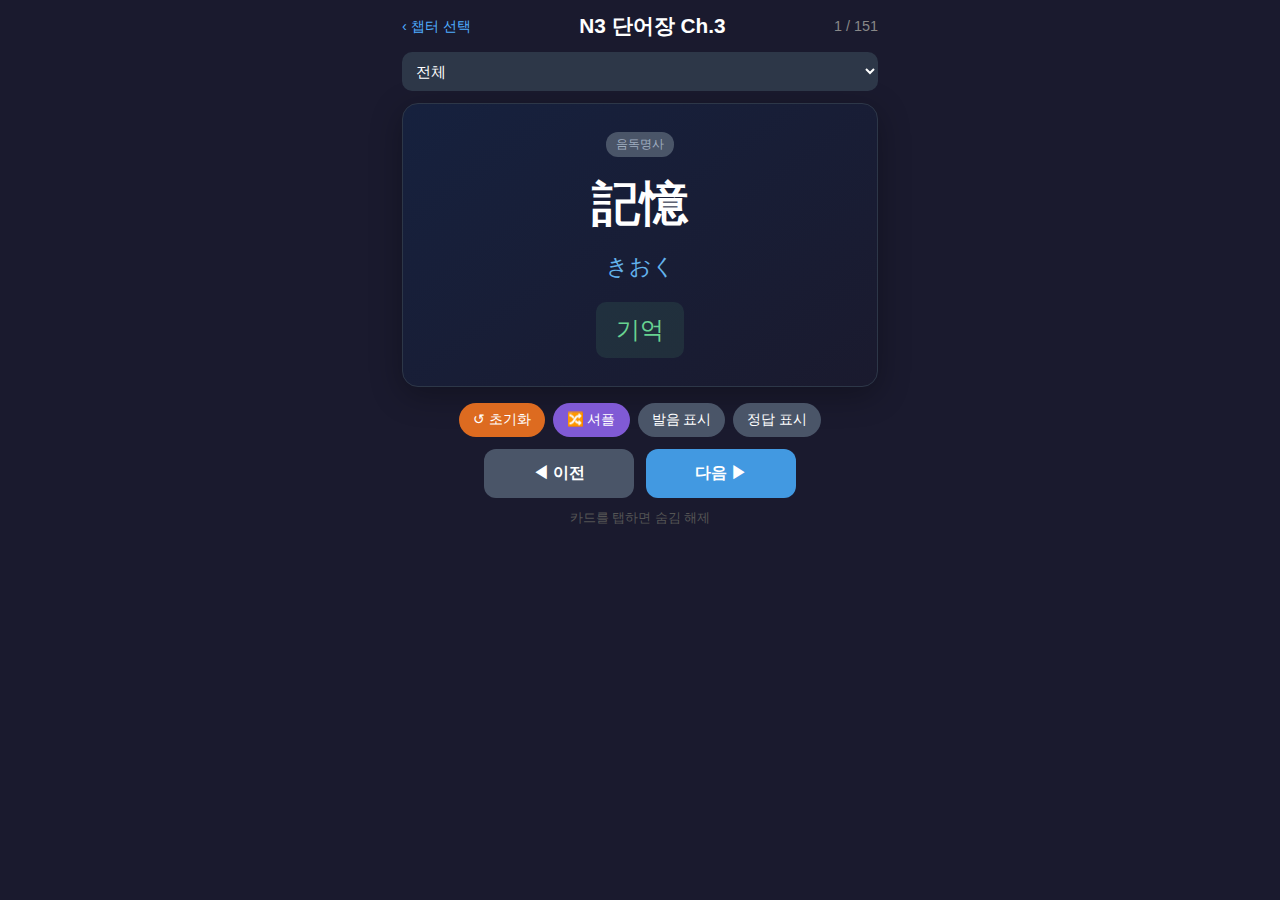
<file: chapter3.html>
<!DOCTYPE html>
<html lang="ko">
<head>
    <meta charset="UTF-8">
    <meta name="viewport" content="width=device-width, initial-scale=1.0, user-scalable=no">
    <title>N3 단어장 Ch.3</title>
    <style>
        * {
            box-sizing: border-box;
            -webkit-tap-highlight-color: transparent;
        }
        body {
            font-family: -apple-system, BlinkMacSystemFont, 'Segoe UI', sans-serif;
            margin: 0;
            padding: 0;
            background: #1a1a2e;
            color: #eee;
            min-height: 100vh;
            user-select: none;
        }
        .container {
            max-width: 500px;
            margin: 0 auto;
            padding: 12px;
        }
        header {
            display: flex;
            justify-content: space-between;
            align-items: center;
            margin-bottom: 12px;
            flex-wrap: wrap;
            gap: 8px;
        }
        h1 {
            font-size: 1.3rem;
            margin: 0;
            color: #fff;
        }
        .progress {
            font-size: 0.9rem;
            color: #888;
        }
        .controls {
            display: flex;
            gap: 8px;
            flex-wrap: wrap;
            margin-bottom: 12px;
            justify-content: center;
        }
        .toggle-btn {
            padding: 8px 14px;
            border: none;
            border-radius: 20px;
            font-size: 0.85rem;
            cursor: pointer;
            transition: all 0.2s;
        }
        .toggle-btn.active {
            background: #4a5568;
            color: #fff;
        }
        .toggle-btn.inactive {
            background: #2d3748;
            color: #718096;
        }
        .toggle-btn.shuffle {
            background: #805ad5;
            color: #fff;
        }
        .toggle-btn.reset {
            background: #dd6b20;
            color: #fff;
        }
        .category-select {
            width: 100%;
            padding: 10px;
            border: none;
            border-radius: 10px;
            background: #2d3748;
            color: #fff;
            font-size: 0.95rem;
            margin-bottom: 12px;
        }
        .card {
            background: linear-gradient(145deg, #16213e, #1a1a2e);
            border-radius: 16px;
            padding: 28px 20px;
            min-height: 280px;
            display: flex;
            flex-direction: column;
            justify-content: center;
            align-items: center;
            box-shadow: 0 8px 32px rgba(0,0,0,0.3);
            margin-bottom: 16px;
            border: 1px solid #2d3748;
        }
        .kanji {
            font-size: 3rem;
            font-weight: bold;
            color: #fff;
            margin-bottom: 16px;
            text-align: center;
            line-height: 1.3;
        }
        .reading {
            font-size: 1.4rem;
            color: #63b3ed;
            margin-bottom: 20px;
            text-align: center;
        }
        .meaning {
            font-size: 1.5rem;
            color: #68d391;
            text-align: center;
            padding: 12px 20px;
            background: rgba(104, 211, 145, 0.1);
            border-radius: 10px;
        }
        .hidden {
            visibility: hidden;
        }
        .nav-buttons {
            display: flex;
            gap: 12px;
            justify-content: center;
        }
        .nav-btn {
            flex: 1;
            max-width: 150px;
            padding: 14px 20px;
            border: none;
            border-radius: 12px;
            font-size: 1rem;
            font-weight: 600;
            cursor: pointer;
            transition: all 0.2s;
        }
        .nav-btn.prev {
            background: #4a5568;
            color: #fff;
        }
        .nav-btn.next {
            background: #4299e1;
            color: #fff;
        }
        .nav-btn:active {
            transform: scale(0.96);
        }
        .category-tag {
            font-size: 0.75rem;
            padding: 4px 10px;
            background: #4a5568;
            border-radius: 12px;
            margin-bottom: 16px;
            color: #a0aec0;
        }
        .tap-hint {
            text-align: center;
            font-size: 0.8rem;
            color: #555;
            margin-top: 12px;
        }
    </style>
</head>
<body>
    <div class="container">
        <header>
            <a href="index.html" style="color:#4facfe;text-decoration:none;font-size:0.9rem;">‹ 챕터 선택</a>
            <h1>N3 단어장 Ch.3</h1>
            <span class="progress" id="progress">1 / 100</span>
        </header>
        
        <select class="category-select" id="categorySelect" onchange="changeCategory()">
            <option value="all">전체</option>
            <option value="음독명사">음독 명사</option>
            <option value="훈독명사">훈독 명사</option>
            <option value="동사">동사</option>
            <option value="い형용사">い형용사</option>
            <option value="な형용사">な형용사</option>
            <option value="부사">부사 및 기타</option>
            <option value="가타카나">가타카나어</option>
        </select>
        
        <div class="card" onclick="revealAll()">
            <span class="category-tag" id="categoryTag">명사</span>
            <div class="kanji" id="kanji">漢字</div>
            <div class="reading" id="reading">かんじ</div>
            <div class="meaning" id="meaning">한자</div>
        </div>
        
        <div class="controls">
            <button class="toggle-btn reset" id="resetBtn" onclick="resetOrder()">↺ 초기화</button>
            <button class="toggle-btn shuffle" id="shuffleBtn" onclick="shuffleCards()">🔀 셔플</button>
            <button class="toggle-btn active" id="toggleReading" onclick="toggleReading()">발음 표시</button>
            <button class="toggle-btn active" id="toggleMeaning" onclick="toggleMeaning()">정답 표시</button>
        </div>
        
        <div class="nav-buttons">
            <button class="nav-btn prev" onclick="prevCard()">◀ 이전</button>
            <button class="nav-btn next" onclick="nextCard()">다음 ▶</button>
        </div>
        
        <p class="tap-hint">카드를 탭하면 숨김 해제</p>
    </div>

    <script>
        const words = [
            // 음독 명사
            {kanji: "記憶", reading: "きおく", meaning: "기억", category: "음독명사"},
            {kanji: "機会", reading: "きかい", meaning: "기회", category: "음독명사"},
            {kanji: "機械", reading: "きかい", meaning: "기계", category: "음독명사"},
            {kanji: "季節", reading: "きせつ", meaning: "계절", category: "음독명사"},
            {kanji: "規則", reading: "きそく", meaning: "규칙", category: "음독명사"},
            {kanji: "期待", reading: "きたい", meaning: "기대", category: "음독명사"},
            {kanji: "帰宅", reading: "きたく", meaning: "귀가", category: "음독명사"},
            {kanji: "喫茶店", reading: "きっさてん", meaning: "다방, 찻집", category: "음독명사"},
            {kanji: "記入", reading: "きにゅう", meaning: "기입", category: "음독명사"},
            {kanji: "気分", reading: "きぶん", meaning: "기분", category: "음독명사"},
            {kanji: "疑問", reading: "ぎもん", meaning: "의문", category: "음독명사"},
            {kanji: "逆", reading: "ぎゃく", meaning: "역, 반대", category: "음독명사"},
            {kanji: "急行", reading: "きゅうこう", meaning: "급행", category: "음독명사"},
            {kanji: "休日", reading: "きゅうじつ", meaning: "휴일", category: "음독명사"},
            {kanji: "牛肉", reading: "ぎゅうにく", meaning: "쇠고기", category: "음독명사"},
            {kanji: "牛乳", reading: "ぎゅうにゅう", meaning: "우유", category: "음독명사"},
            {kanji: "教育", reading: "きょういく", meaning: "교육", category: "음독명사"},
            {kanji: "教師", reading: "きょうし", meaning: "교사", category: "음독명사"},
            {kanji: "教室", reading: "きょうしつ", meaning: "교실", category: "음독명사"},
            {kanji: "競争", reading: "きょうそう", meaning: "경쟁", category: "음독명사"},
            {kanji: "兄弟", reading: "きょうだい", meaning: "형제", category: "음독명사"},
            {kanji: "共通", reading: "きょうつう", meaning: "공통", category: "음독명사"},
            {kanji: "共同", reading: "きょうどう", meaning: "공동", category: "음독명사"},
            {kanji: "興味", reading: "きょうみ", meaning: "흥미", category: "음독명사"},
            {kanji: "協力", reading: "きょうりょく", meaning: "협력", category: "음독명사"},
            {kanji: "去年", reading: "きょねん", meaning: "작년", category: "음독명사"},
            {kanji: "距離", reading: "きょり", meaning: "거리", category: "음독명사"},
            {kanji: "記録", reading: "きろく", meaning: "기록", category: "음독명사"},
            {kanji: "禁煙", reading: "きんえん", meaning: "금연", category: "음독명사"},
            {kanji: "銀行", reading: "ぎんこう", meaning: "은행", category: "음독명사"},
            {kanji: "禁止", reading: "きんし", meaning: "금지", category: "음독명사"},
            {kanji: "近所", reading: "きんじょ", meaning: "근처", category: "음독명사"},
            {kanji: "区域", reading: "くいき", meaning: "구역", category: "음독명사"},
            {kanji: "空気", reading: "くうき", meaning: "공기", category: "음독명사"},
            {kanji: "空港", reading: "くうこう", meaning: "공항", category: "음독명사"},
            {kanji: "区別", reading: "くべつ", meaning: "구별", category: "음독명사"},
            {kanji: "苦労", reading: "くろう", meaning: "고생", category: "음독명사"},
            {kanji: "訓練", reading: "くんれん", meaning: "훈련", category: "음독명사"},
            {kanji: "経営", reading: "けいえい", meaning: "경영", category: "음독명사"},
            {kanji: "計画", reading: "けいかく", meaning: "계획", category: "음독명사"},
            {kanji: "警官", reading: "けいかん", meaning: "경관, 경찰관", category: "음독명사"},
            {kanji: "経験", reading: "けいけん", meaning: "경험", category: "음독명사"},
            {kanji: "経済", reading: "けいざい", meaning: "경제", category: "음독명사"},
            {kanji: "警察", reading: "けいさつ", meaning: "경찰", category: "음독명사"},
            {kanji: "計算", reading: "けいさん", meaning: "계산", category: "음독명사"},
            {kanji: "経由", reading: "けいゆ", meaning: "경유", category: "음독명사"},
            {kanji: "けが", reading: "けが", meaning: "부상, 다침", category: "음독명사"},
            {kanji: "外科", reading: "げか", meaning: "외과", category: "음독명사"},
            {kanji: "景色", reading: "けしき", meaning: "경치", category: "음독명사"},
            {kanji: "血液型", reading: "けつえきがた", meaning: "혈액형", category: "음독명사"},
            {kanji: "結果", reading: "けっか", meaning: "결과", category: "음독명사"},
            {kanji: "結婚", reading: "けっこん", meaning: "결혼", category: "음독명사"},
            {kanji: "欠点", reading: "けってん", meaning: "결점", category: "음독명사"},
            {kanji: "結論", reading: "けつろん", meaning: "결론", category: "음독명사"},
            {kanji: "件", reading: "けん", meaning: "건", category: "음독명사"},
            {kanji: "県", reading: "けん", meaning: "현(일본의 행정구역)", category: "음독명사"},
            {kanji: "原因", reading: "げんいん", meaning: "원인", category: "음독명사"},
            {kanji: "玄関", reading: "げんかん", meaning: "현관", category: "음독명사"},
            {kanji: "研究", reading: "けんきゅう", meaning: "연구", category: "음독명사"},
            {kanji: "健康", reading: "けんこう", meaning: "건강", category: "음독명사"},
            {kanji: "検査", reading: "けんさ", meaning: "검사", category: "음독명사"},
            {kanji: "現在", reading: "げんざい", meaning: "현재", category: "음독명사"},
            {kanji: "研修", reading: "けんしゅう", meaning: "연수", category: "음독명사"},
            {kanji: "減少", reading: "げんしょう", meaning: "감소", category: "음독명사"},
            {kanji: "見物", reading: "けんぶつ", meaning: "구경", category: "음독명사"},
            {kanji: "原料", reading: "げんりょう", meaning: "원료", category: "음독명사"},
            
            // 훈독 명사
            {kanji: "黄色", reading: "きいろ", meaning: "노랑", category: "훈독명사"},
            {kanji: "傷", reading: "きず", meaning: "상처", category: "훈독명사"},
            {kanji: "切手", reading: "きって", meaning: "우표", category: "훈독명사"},
            {kanji: "切符", reading: "きっぷ", meaning: "표, 티켓", category: "훈독명사"},
            {kanji: "気持ち", reading: "きもち", meaning: "마음, 기분, 감정", category: "훈독명사"},
            {kanji: "着物", reading: "きもの", meaning: "옷, 기모노(일본 옷)", category: "훈독명사"},
            {kanji: "具合", reading: "ぐあい", meaning: "형편, 상태", category: "훈독명사"},
            {kanji: "草", reading: "くさ", meaning: "풀", category: "훈독명사"},
            {kanji: "薬", reading: "くすり", meaning: "약", category: "훈독명사"},
            {kanji: "くせ", reading: "くせ", meaning: "버릇", category: "훈독명사"},
            {kanji: "果物", reading: "くだもの", meaning: "과일", category: "훈독명사"},
            {kanji: "靴", reading: "くつ", meaning: "구두, 신발", category: "훈독명사"},
            {kanji: "靴下", reading: "くつした", meaning: "양말", category: "훈독명사"},
            {kanji: "首", reading: "くび", meaning: "목", category: "훈독명사"},
            {kanji: "雲", reading: "くも", meaning: "구름", category: "훈독명사"},
            {kanji: "今朝", reading: "けさ", meaning: "오늘 아침", category: "훈독명사"},
            
            // 동사
            {kanji: "思い出す", reading: "おもいだす", meaning: "떠올리다", category: "동사"},
            {kanji: "泳ぐ", reading: "およぐ", meaning: "헤엄치다", category: "동사"},
            {kanji: "降りる", reading: "おりる", meaning: "(탈것에서) 내리다", category: "동사"},
            {kanji: "折る", reading: "おる", meaning: "접다, 꺾다", category: "동사"},
            {kanji: "折れる", reading: "おれる", meaning: "접히다, 꺾이다", category: "동사"},
            {kanji: "終わる", reading: "おわる", meaning: "끝나다", category: "동사"},
            {kanji: "買う", reading: "かう", meaning: "사다", category: "동사"},
            {kanji: "返す", reading: "かえす", meaning: "되돌려주다", category: "동사"},
            {kanji: "替える", reading: "かえる", meaning: "교환하다, 교체하다", category: "동사"},
            {kanji: "帰る", reading: "かえる", meaning: "돌아가다, 돌아오다", category: "동사"},
            {kanji: "変える", reading: "かえる", meaning: "바꾸다, 변경하다", category: "동사"},
            {kanji: "輝く", reading: "かがやく", meaning: "빛나다, 반짝이다", category: "동사"},
            {kanji: "掛かる", reading: "かかる", meaning: "걸리다", category: "동사"},
            {kanji: "書く", reading: "かく", meaning: "쓰다", category: "동사"},
            {kanji: "隠す", reading: "かくす", meaning: "숨기다", category: "동사"},
            {kanji: "掛ける", reading: "かける", meaning: "걸다", category: "동사"},
            {kanji: "駆ける", reading: "かける", meaning: "뛰다, 달리다", category: "동사"},
            {kanji: "囲む", reading: "かこむ", meaning: "두르다, 둘러싸다", category: "동사"},
            {kanji: "重なる", reading: "かさなる", meaning: "거듭되다, 반복되다", category: "동사"},
            {kanji: "重ねる", reading: "かさねる", meaning: "거듭하다, 반복하다", category: "동사"},
            {kanji: "飾る", reading: "かざる", meaning: "꾸미다, 장식하다", category: "동사"},
            {kanji: "貸す", reading: "かす", meaning: "빌려주다", category: "동사"},
            {kanji: "数える", reading: "かぞえる", meaning: "(수를) 세다", category: "동사"},
            {kanji: "片付ける", reading: "かたづける", meaning: "정돈하다, 정리하다", category: "동사"},
            {kanji: "勝つ", reading: "かつ", meaning: "이기다", category: "동사"},
            {kanji: "被る", reading: "かぶる", meaning: "(모자 등을) 쓰다, 뒤집어쓰다", category: "동사"},
            {kanji: "噛む", reading: "かむ", meaning: "씹다, 물다", category: "동사"},
            {kanji: "通う", reading: "かよう", meaning: "다니다", category: "동사"},
            {kanji: "借りる", reading: "かりる", meaning: "빌리다", category: "동사"},
            {kanji: "枯れる", reading: "かれる", meaning: "(식물이) 마르다, 말라 죽다", category: "동사"},
            {kanji: "かわいがる", reading: "かわいがる", meaning: "귀여워하다", category: "동사"},
            {kanji: "乾く", reading: "かわく", meaning: "마르다, 건조하다", category: "동사"},
            {kanji: "変わる", reading: "かわる", meaning: "바뀌다, 달라지다", category: "동사"},
            
            // い형용사
            {kanji: "うらやましい", reading: "うらやましい", meaning: "부럽다", category: "い형용사"},
            {kanji: "うるさい", reading: "うるさい", meaning: "시끄럽다", category: "い형용사"},
            {kanji: "嬉しい", reading: "うれしい", meaning: "기쁘다", category: "い형용사"},
            {kanji: "おいしい", reading: "おいしい", meaning: "맛있다", category: "い형용사"},
            {kanji: "多い", reading: "おおい", meaning: "많다", category: "い형용사"},
            {kanji: "おかしい", reading: "おかしい", meaning: "이상하다", category: "い형용사"},
            {kanji: "おしい", reading: "おしい", meaning: "아깝다", category: "い형용사"},
            {kanji: "遅い", reading: "おそい", meaning: "늦다", category: "い형용사"},
            {kanji: "大人しい", reading: "おとなしい", meaning: "점잖다, 얌전하다", category: "い형용사"},
            {kanji: "重い", reading: "おもい", meaning: "무겁다", category: "い형용사"},
            {kanji: "面白い", reading: "おもしろい", meaning: "재미있다", category: "い형용사"},
            {kanji: "固い", reading: "かたい", meaning: "딱딱하다, 단단하다", category: "い형용사"},
            {kanji: "悲しい", reading: "かなしい", meaning: "슬프다", category: "い형용사"},
            
            // な형용사
            {kanji: "危険だ", reading: "きけんだ", meaning: "위험하다", category: "な형용사"},
            {kanji: "貴重だ", reading: "きちょうだ", meaning: "귀중하다", category: "な형용사"},
            {kanji: "器用だ", reading: "きようだ", meaning: "솜씨가 좋다", category: "な형용사"},
            {kanji: "嫌いだ", reading: "きらいだ", meaning: "싫어하다", category: "な형용사"},
            {kanji: "結構だ", reading: "けっこうだ", meaning: "훌륭하다, 괜찮다", category: "な형용사"},
            {kanji: "元気だ", reading: "げんきだ", meaning: "건강하다, 힘기차다", category: "な형용사"},
            
            // 부사 및 기타
            {kanji: "きちんと", reading: "きちんと", meaning: "깔끔히, 정확히", category: "부사"},
            {kanji: "ぎっしり", reading: "ぎっしり", meaning: "빽빽이", category: "부사"},
            {kanji: "きっと", reading: "きっと", meaning: "꼭(영원, 확신), 분명, 틀림없이", category: "부사"},
            {kanji: "急に", reading: "きゅうに", meaning: "갑자기", category: "부사"},
            {kanji: "ぐっすり", reading: "ぐっすり", meaning: "푹", category: "부사"},
            {kanji: "ぐったり", reading: "ぐったり", meaning: "녹초가 됨", category: "부사"},
            {kanji: "けっして", reading: "けっして", meaning: "결코", category: "부사"},
            {kanji: "こっそり", reading: "こっそり", meaning: "남몰래, 살짝", category: "부사"},
            
            // 가타카나어
            {kanji: "カロリー", reading: "カロリー", meaning: "칼로리", category: "가타카나"},
            {kanji: "カレンダー", reading: "カレンダー", meaning: "캘린더, 달력", category: "가타카나"},
            {kanji: "キャンセル", reading: "キャンセル", meaning: "취소", category: "가타카나"},
            {kanji: "キロ(グラム)", reading: "キロ(グラム)", meaning: "킬로그램", category: "가타카나"},
            {kanji: "キロ(メートル)", reading: "キロ(メートル)", meaning: "킬로미터", category: "가타카나"},
            {kanji: "ケーキ", reading: "ケーキ", meaning: "케이크", category: "가타카나"},
            {kanji: "クーラー", reading: "クーラー", meaning: "쿨러, 냉방 장치", category: "가타카나"},
            {kanji: "クラス", reading: "クラス", meaning: "클래스, 학급", category: "가타카나"},
            {kanji: "グループ", reading: "グループ", meaning: "그룹, 모둠", category: "가타카나"},
        ];

        let currentIndex = 0;
        let filteredWords = [...words];
        let showReading = true;
        let showMeaning = true;

        function updateCard() {
            const word = filteredWords[currentIndex];
            document.getElementById('kanji').textContent = word.kanji;
            document.getElementById('reading').textContent = word.reading;
            document.getElementById('meaning').textContent = word.meaning;
            document.getElementById('categoryTag').textContent = word.category;
            document.getElementById('progress').textContent = `${currentIndex + 1} / ${filteredWords.length}`;
            
            applyVisibility();
        }

        function applyVisibility() {
            document.getElementById('reading').className = showReading ? 'reading' : 'reading hidden';
            document.getElementById('meaning').className = showMeaning ? 'meaning' : 'meaning hidden';
        }

        function toggleReading() {
            showReading = !showReading;
            const btn = document.getElementById('toggleReading');
            btn.className = showReading ? 'toggle-btn active' : 'toggle-btn inactive';
            btn.textContent = showReading ? '발음 표시' : '발음 숨김';
            applyVisibility();
        }

        function toggleMeaning() {
            showMeaning = !showMeaning;
            const btn = document.getElementById('toggleMeaning');
            btn.className = showMeaning ? 'toggle-btn active' : 'toggle-btn inactive';
            btn.textContent = showMeaning ? '정답 표시' : '정답 숨김';
            applyVisibility();
        }

        function revealAll() {
            document.getElementById('reading').className = 'reading';
            document.getElementById('meaning').className = 'meaning';
        }

        function nextCard() {
            currentIndex = (currentIndex + 1) % filteredWords.length;
            updateCard();
        }

        function prevCard() {
            currentIndex = (currentIndex - 1 + filteredWords.length) % filteredWords.length;
            updateCard();
        }

        function changeCategory() {
            const category = document.getElementById('categorySelect').value;
            if (category === 'all') {
                filteredWords = [...words];
            } else {
                filteredWords = words.filter(w => w.category === category);
            }
            currentIndex = 0;
            updateCard();
        }

        function shuffleCards() {
            for (let i = filteredWords.length - 1; i > 0; i--) {
                const j = Math.floor(Math.random() * (i + 1));
                [filteredWords[i], filteredWords[j]] = [filteredWords[j], filteredWords[i]];
            }
            currentIndex = 0;
            updateCard();
        }

        function resetOrder() {
            const category = document.getElementById('categorySelect').value;
            if (category === 'all') {
                filteredWords = [...words];
            } else {
                filteredWords = words.filter(w => w.category === category);
            }
            currentIndex = 0;
            updateCard();
        }

        // 스와이프 지원
        let touchStartX = 0;
        let touchEndX = 0;

        document.addEventListener('touchstart', e => {
            touchStartX = e.changedTouches[0].screenX;
        });

        document.addEventListener('touchend', e => {
            touchEndX = e.changedTouches[0].screenX;
            handleSwipe();
        });

        function handleSwipe() {
            const diff = touchStartX - touchEndX;
            if (Math.abs(diff) > 50) {
                if (diff > 0) {
                    nextCard();
                } else {
                    prevCard();
                }
            }
        }

        // 키보드 지원
        document.addEventListener('keydown', e => {
            if (e.key === 'ArrowRight') nextCard();
            if (e.key === 'ArrowLeft') prevCard();
            if (e.key === ' ') revealAll();
        });

        document.addEventListener('DOMContentLoaded', function() {
            updateCard();
        });
    </script>
</body>
</html>
</file>
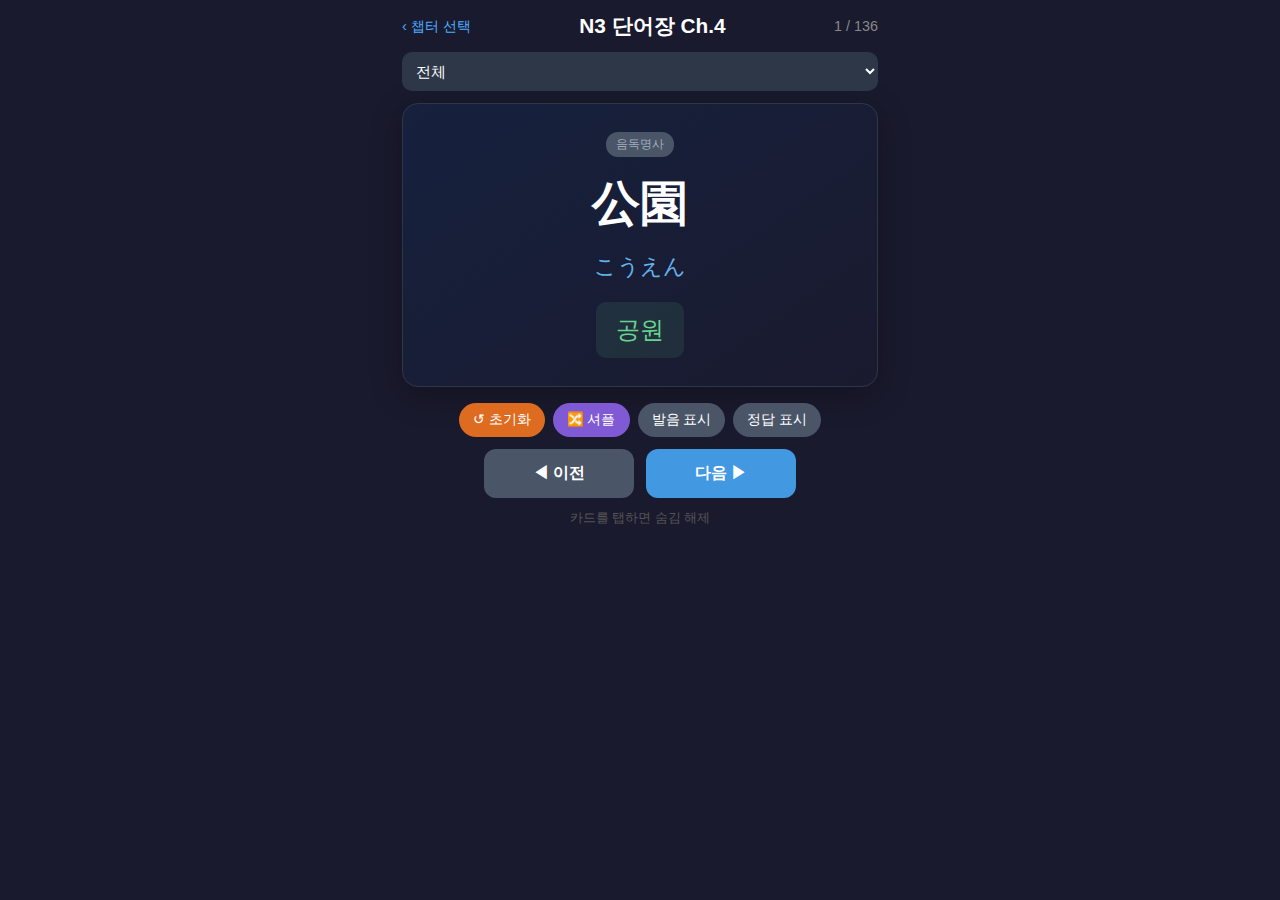
<file: chapter4.html>
<!DOCTYPE html>
<html lang="ko">
<head>
    <meta charset="UTF-8">
    <meta name="viewport" content="width=device-width, initial-scale=1.0, user-scalable=no">
    <title>N3 단어장 Ch.4</title>
    <style>
        * {
            box-sizing: border-box;
            -webkit-tap-highlight-color: transparent;
        }
        body {
            font-family: -apple-system, BlinkMacSystemFont, 'Segoe UI', sans-serif;
            margin: 0;
            padding: 0;
            background: #1a1a2e;
            color: #eee;
            min-height: 100vh;
            user-select: none;
        }
        .container {
            max-width: 500px;
            margin: 0 auto;
            padding: 12px;
        }
        header {
            display: flex;
            justify-content: space-between;
            align-items: center;
            margin-bottom: 12px;
            flex-wrap: wrap;
            gap: 8px;
        }
        h1 {
            font-size: 1.3rem;
            margin: 0;
            color: #fff;
        }
        .progress {
            font-size: 0.9rem;
            color: #888;
        }
        .controls {
            display: flex;
            gap: 8px;
            flex-wrap: wrap;
            margin-bottom: 12px;
            justify-content: center;
        }
        .toggle-btn {
            padding: 8px 14px;
            border: none;
            border-radius: 20px;
            font-size: 0.85rem;
            cursor: pointer;
            transition: all 0.2s;
        }
        .toggle-btn.active {
            background: #4a5568;
            color: #fff;
        }
        .toggle-btn.inactive {
            background: #2d3748;
            color: #718096;
        }
        .toggle-btn.shuffle {
            background: #805ad5;
            color: #fff;
        }
        .toggle-btn.reset {
            background: #dd6b20;
            color: #fff;
        }
        .category-select {
            width: 100%;
            padding: 10px;
            border: none;
            border-radius: 10px;
            background: #2d3748;
            color: #fff;
            font-size: 0.95rem;
            margin-bottom: 12px;
        }
        .card {
            background: linear-gradient(145deg, #16213e, #1a1a2e);
            border-radius: 16px;
            padding: 28px 20px;
            min-height: 280px;
            display: flex;
            flex-direction: column;
            justify-content: center;
            align-items: center;
            box-shadow: 0 8px 32px rgba(0,0,0,0.3);
            margin-bottom: 16px;
            border: 1px solid #2d3748;
        }
        .kanji {
            font-size: 3rem;
            font-weight: bold;
            color: #fff;
            margin-bottom: 16px;
            text-align: center;
            line-height: 1.3;
        }
        .reading {
            font-size: 1.4rem;
            color: #63b3ed;
            margin-bottom: 20px;
            text-align: center;
        }
        .meaning {
            font-size: 1.5rem;
            color: #68d391;
            text-align: center;
            padding: 12px 20px;
            background: rgba(104, 211, 145, 0.1);
            border-radius: 10px;
        }
        .hidden {
            visibility: hidden;
        }
        .nav-buttons {
            display: flex;
            gap: 12px;
            justify-content: center;
        }
        .nav-btn {
            flex: 1;
            max-width: 150px;
            padding: 14px 20px;
            border: none;
            border-radius: 12px;
            font-size: 1rem;
            font-weight: 600;
            cursor: pointer;
            transition: all 0.2s;
        }
        .nav-btn.prev {
            background: #4a5568;
            color: #fff;
        }
        .nav-btn.next {
            background: #4299e1;
            color: #fff;
        }
        .nav-btn:active {
            transform: scale(0.96);
        }
        .category-tag {
            font-size: 0.75rem;
            padding: 4px 10px;
            background: #4a5568;
            border-radius: 12px;
            margin-bottom: 16px;
            color: #a0aec0;
        }
        .tap-hint {
            text-align: center;
            font-size: 0.8rem;
            color: #555;
            margin-top: 12px;
        }
    </style>
</head>
<body>
    <div class="container">
        <header>
            <a href="index.html" style="color:#4facfe;text-decoration:none;font-size:0.9rem;">‹ 챕터 선택</a>
            <h1>N3 단어장 Ch.4</h1>
            <span class="progress" id="progress">1 / 100</span>
        </header>
        
        <select class="category-select" id="categorySelect" onchange="changeCategory()">
            <option value="all">전체</option>
            <option value="음독명사">음독 명사</option>
            <option value="훈독명사">훈독 명사</option>
            <option value="동사">동사</option>
            <option value="い형용사">い형용사</option>
            <option value="な형용사">な형용사</option>
            <option value="부사">부사 및 기타</option>
            <option value="가타카나">가타카나어</option>
        </select>
        
        <div class="card" onclick="revealAll()">
            <span class="category-tag" id="categoryTag">명사</span>
            <div class="kanji" id="kanji">漢字</div>
            <div class="reading" id="reading">かんじ</div>
            <div class="meaning" id="meaning">한자</div>
        </div>
        
        <div class="controls">
            <button class="toggle-btn reset" id="resetBtn" onclick="resetOrder()">↺ 초기화</button>
            <button class="toggle-btn shuffle" id="shuffleBtn" onclick="shuffleCards()">🔀 셔플</button>
            <button class="toggle-btn active" id="toggleReading" onclick="toggleReading()">발음 표시</button>
            <button class="toggle-btn active" id="toggleMeaning" onclick="toggleMeaning()">정답 표시</button>
        </div>
        
        <div class="nav-buttons">
            <button class="nav-btn prev" onclick="prevCard()">◀ 이전</button>
            <button class="nav-btn next" onclick="nextCard()">다음 ▶</button>
        </div>
        
        <p class="tap-hint">카드를 탭하면 숨김 해제</p>
    </div>

    <script>
        const words = [
            // 음독 명사
            {kanji: "公園", reading: "こうえん", meaning: "공원", category: "음독명사"},
            {kanji: "郊外", reading: "こうがい", meaning: "교외, 변두리", category: "음독명사"},
            {kanji: "公害", reading: "こうがい", meaning: "공해", category: "음독명사"},
            {kanji: "講義", reading: "こうぎ", meaning: "강의", category: "음독명사"},
            {kanji: "工業", reading: "こうぎょう", meaning: "공업", category: "음독명사"},
            {kanji: "高校", reading: "こうこう", meaning: "고교", category: "음독명사"},
            {kanji: "広告", reading: "こうこく", meaning: "광고", category: "음독명사"},
            {kanji: "交差点", reading: "こうさてん", meaning: "교차점, 교차로", category: "음독명사"},
            {kanji: "工事", reading: "こうじ", meaning: "공사", category: "음독명사"},
            {kanji: "工場", reading: "こうじょう", meaning: "공장", category: "음독명사"},
            {kanji: "紅茶", reading: "こうちゃ", meaning: "홍차", category: "음독명사"},
            {kanji: "校長", reading: "こうちょう", meaning: "교장", category: "음독명사"},
            {kanji: "交通", reading: "こうつう", meaning: "교통", category: "음독명사"},
            {kanji: "行動", reading: "こうどう", meaning: "행동", category: "음독명사"},
            {kanji: "交番", reading: "こうばん", meaning: "파출소", category: "음독명사"},
            {kanji: "呼吸", reading: "こきゅう", meaning: "호흡", category: "음독명사"},
            {kanji: "国際", reading: "こくさい", meaning: "국제", category: "음독명사"},
            {kanji: "午後", reading: "ごご", meaning: "오후", category: "음독명사"},
            {kanji: "故障", reading: "こしょう", meaning: "고장", category: "음독명사"},
            {kanji: "個人", reading: "こじん", meaning: "개인", category: "음독명사"},
            {kanji: "午前", reading: "ごぜん", meaning: "오전", category: "음독명사"},
            {kanji: "ごちそう", reading: "ごちそう", meaning: "맛있는 음식", category: "음독명사"},
            {kanji: "御飯", reading: "ごはん", meaning: "밥", category: "음독명사"},
            {kanji: "今月", reading: "こんげつ", meaning: "이번 달", category: "음독명사"},
            {kanji: "混雑", reading: "こんざつ", meaning: "혼잡", category: "음독명사"},
            {kanji: "今週", reading: "こんしゅう", meaning: "금주, 이번 주", category: "음독명사"},
            {kanji: "今度", reading: "こんど", meaning: "이번, 다음", category: "음독명사"},
            {kanji: "今晩", reading: "こんばん", meaning: "오늘 밤, 오늘 저녁", category: "음독명사"},
            {kanji: "今夜", reading: "こんや", meaning: "오늘 밤", category: "음독명사"},
            {kanji: "際", reading: "さい", meaning: "때, 시기, 즈음", category: "음독명사"},
            {kanji: "最近", reading: "さいきん", meaning: "최근", category: "음독명사"},
            {kanji: "最後", reading: "さいご", meaning: "최후", category: "음독명사"},
            {kanji: "最高", reading: "さいこう", meaning: "최고", category: "음독명사"},
            {kanji: "最初", reading: "さいしょ", meaning: "최초", category: "음독명사"},
            {kanji: "最新", reading: "さいしん", meaning: "최신", category: "음독명사"},
            {kanji: "財布", reading: "さいふ", meaning: "지갑", category: "음독명사"},
            {kanji: "作業", reading: "さぎょう", meaning: "작업", category: "음독명사"},
            {kanji: "作文", reading: "さくぶん", meaning: "작문", category: "음독명사"},
            {kanji: "昨年", reading: "さくねん", meaning: "작년", category: "음독명사"},
            {kanji: "昨夜", reading: "さくや", meaning: "어젯밤", category: "음독명사"},
            {kanji: "雑誌", reading: "ざっし", meaning: "잡지", category: "음독명사"},
            {kanji: "砂糖", reading: "さとう", meaning: "설탕", category: "음독명사"},
            {kanji: "差別", reading: "さべつ", meaning: "차별", category: "음독명사"},
            {kanji: "再来年", reading: "さらいねん", meaning: "내후년", category: "음독명사"},
            {kanji: "参加", reading: "さんか", meaning: "참가", category: "음독명사"},
            {kanji: "産業", reading: "さんぎょう", meaning: "산업", category: "음독명사"},
            {kanji: "残業", reading: "ざんぎょう", meaning: "잔업", category: "음독명사"},
            {kanji: "参考", reading: "さんこう", meaning: "참고", category: "음독명사"},
            {kanji: "散歩", reading: "さんぽ", meaning: "산보, 산책", category: "음독명사"},
            {kanji: "市", reading: "し", meaning: "시", category: "음독명사"},
            {kanji: "字", reading: "じ", meaning: "글자", category: "음독명사"},
            {kanji: "司会", reading: "しかい", meaning: "사회", category: "음독명사"},
            {kanji: "時間", reading: "じかん", meaning: "시간", category: "음독명사"},
            {kanji: "至急", reading: "しきゅう", meaning: "지급, 매우 급함", category: "음독명사"},
            {kanji: "試験", reading: "しけん", meaning: "시험", category: "음독명사"},
            {kanji: "事件", reading: "じけん", meaning: "사건", category: "음독명사"},
            {kanji: "資源", reading: "しげん", meaning: "자원", category: "음독명사"},
            {kanji: "事故", reading: "じこ", meaning: "사고", category: "음독명사"},
            
            // 훈독 명사
            {kanji: "声", reading: "こえ", meaning: "목소리", category: "훈독명사"},
            {kanji: "今年", reading: "ことし", meaning: "올해", category: "훈독명사"},
            {kanji: "言葉", reading: "ことば", meaning: "말", category: "훈독명사"},
            {kanji: "小鳥", reading: "ことり", meaning: "작은 새", category: "훈독명사"},
            {kanji: "この頃", reading: "このごろ", meaning: "요즘", category: "훈독명사"},
            {kanji: "米", reading: "こめ", meaning: "쌀", category: "훈독명사"},
            {kanji: "〜頃", reading: "〜ごろ", meaning: "~무렵, ~즈음", category: "훈독명사"},
            {kanji: "坂", reading: "さか", meaning: "언덕", category: "훈독명사"},
            {kanji: "魚", reading: "さかな", meaning: "물고기, 생선", category: "훈독명사"},
            {kanji: "先", reading: "さき", meaning: "끝, 앞", category: "훈독명사"},
            {kanji: "試合", reading: "しあい", meaning: "시합", category: "훈독명사"},
            {kanji: "塩", reading: "しお", meaning: "소금", category: "훈독명사"},
            {kanji: "仕事", reading: "しごと", meaning: "일", category: "훈독명사"},
            
            // 동사
            {kanji: "考える", reading: "かんがえる", meaning: "생각하다", category: "동사"},
            {kanji: "感じる", reading: "かんじる", meaning: "느끼다", category: "동사"},
            {kanji: "頑張る", reading: "がんばる", meaning: "노력하다", category: "동사"},
            {kanji: "消える", reading: "きえる", meaning: "꺼지다, 사라지다", category: "동사"},
            {kanji: "聞く", reading: "きく", meaning: "듣다, 묻다", category: "동사"},
            {kanji: "聞こえる", reading: "きこえる", meaning: "들리다", category: "동사"},
            {kanji: "決まる", reading: "きまる", meaning: "정해지다", category: "동사"},
            {kanji: "決める", reading: "きめる", meaning: "정하다", category: "동사"},
            {kanji: "切る", reading: "きる", meaning: "자르다, 끊다", category: "동사"},
            {kanji: "着る", reading: "きる", meaning: "입다", category: "동사"},
            {kanji: "くたびれる", reading: "くたびれる", meaning: "지치다", category: "동사"},
            {kanji: "配る", reading: "くばる", meaning: "나누어주다", category: "동사"},
            {kanji: "組む", reading: "くむ", meaning: "끼다, 짜다", category: "동사"},
            {kanji: "くもる", reading: "くもる", meaning: "흐리다", category: "동사"},
            {kanji: "暮らす", reading: "くらす", meaning: "살다, 생활하다", category: "동사"},
            {kanji: "比べる", reading: "くらべる", meaning: "비교하다", category: "동사"},
            {kanji: "暮れる", reading: "くれる", meaning: "(해·계절 등이) 저물다", category: "동사"},
            {kanji: "加える", reading: "くわえる", meaning: "더하다", category: "동사"},
            {kanji: "消す", reading: "けす", meaning: "끄다, 지우다", category: "동사"},
            {kanji: "答える", reading: "こたえる", meaning: "응답하다, 대답하다", category: "동사"},
            {kanji: "断る", reading: "ことわる", meaning: "거절하다", category: "동사"},
            {kanji: "困る", reading: "こまる", meaning: "난처하다", category: "동사"},
            {kanji: "込む", reading: "こむ", meaning: "붐비다", category: "동사"},
            {kanji: "転ぶ", reading: "ころぶ", meaning: "구르다", category: "동사"},
            {kanji: "壊す", reading: "こわす", meaning: "부수다, 파괴하다", category: "동사"},
            {kanji: "壊れる", reading: "こわれる", meaning: "부서지다, 파괴되다, 고장나다", category: "동사"},
            
            // い형용사
            {kanji: "辛い", reading: "からい", meaning: "맵다", category: "い형용사"},
            {kanji: "軽い", reading: "かるい", meaning: "가볍다", category: "い형용사"},
            {kanji: "可愛らしい", reading: "かわいらしい", meaning: "귀엽다, 사랑스럽다", category: "い형용사"},
            {kanji: "汚い", reading: "きたない", meaning: "더럽다, 지저분하다", category: "い형용사"},
            {kanji: "きつい", reading: "きつい", meaning: "힘들다, 꽉 끼다", category: "い형용사"},
            {kanji: "厳しい", reading: "きびしい", meaning: "엄격하다, 혹독하다", category: "い형용사"},
            {kanji: "くだらない", reading: "くだらない", meaning: "시시하다", category: "い형용사"},
            {kanji: "くやしい", reading: "くやしい", meaning: "분하다", category: "い형용사"},
            {kanji: "暗い", reading: "くらい", meaning: "어둡다", category: "い형용사"},
            {kanji: "苦しい", reading: "くるしい", meaning: "괴롭다", category: "い형용사"},
            {kanji: "黒い", reading: "くろい", meaning: "검다", category: "い형용사"},
            {kanji: "詳しい", reading: "くわしい", meaning: "자세하다", category: "い형용사"},
            
            // な형용사
            {kanji: "幸いだ", reading: "さいわいだ", meaning: "다행이다", category: "な형용사"},
            {kanji: "盛んだ", reading: "さかんだ", meaning: "번성하다", category: "な형용사"},
            {kanji: "様々だ", reading: "さまざまだ", meaning: "다양하다, 여러 가지이다", category: "な형용사"},
            {kanji: "爽やかだ", reading: "さわやかだ", meaning: "상쾌하다", category: "な형용사"},
            {kanji: "残念だ", reading: "ざんねんだ", meaning: "유감이다", category: "な형용사"},
            {kanji: "幸せだ", reading: "しあわせだ", meaning: "행복하다", category: "な형용사"},
            {kanji: "静かだ", reading: "しずかだ", meaning: "조용하다", category: "な형용사"},
            {kanji: "失礼だ", reading: "しつれいだ", meaning: "무례하다", category: "な형용사"},
            
            // 부사 및 기타
            {kanji: "さすが", reading: "さすが", meaning: "몹시", category: "부사"},
            {kanji: "しっかり", reading: "しっかり", meaning: "꽉, 아무지게, 제대로", category: "부사"},
            {kanji: "徐々に", reading: "じょじょに", meaning: "서서히", category: "부사"},
            {kanji: "ずいぶん", reading: "ずいぶん", meaning: "몹시, 대단히", category: "부사"},
            {kanji: "少なくとも", reading: "すくなくとも", meaning: "적어도", category: "부사"},
            {kanji: "少し", reading: "すこし", meaning: "조금, 약간", category: "부사"},
            {kanji: "すっかり", reading: "すっかり", meaning: "완전히", category: "부사"},
            {kanji: "せっかく", reading: "せっかく", meaning: "모처럼", category: "부사"},
            {kanji: "絶対", reading: "ぜったい", meaning: "절대", category: "부사"},
            {kanji: "そっと", reading: "そっと", meaning: "살짝, 몰래", category: "부사"},
            {kanji: "そろそろ", reading: "そろそろ", meaning: "슬슬", category: "부사"},
            
            // 가타카나어
            {kanji: "コンクール", reading: "コンクール", meaning: "콩쿠르", category: "가타카나"},
            {kanji: "コンクリート", reading: "コンクリート", meaning: "콘크리트", category: "가타카나"},
            {kanji: "コンセント", reading: "コンセント", meaning: "콘센트", category: "가타카나"},
            {kanji: "コンピューター", reading: "コンピューター", meaning: "컴퓨터", category: "가타카나"},
            {kanji: "サービス", reading: "サービス", meaning: "서비스", category: "가타카나"},
            {kanji: "サラダ", reading: "サラダ", meaning: "샐러드", category: "가타카나"},
            {kanji: "シリーズ", reading: "シリーズ", meaning: "시리즈", category: "가타카나"},
            {kanji: "シャワー", reading: "シャワー", meaning: "샤워", category: "가타카나"},
        ];

        let currentIndex = 0;
        let filteredWords = [...words];
        let showReading = true;
        let showMeaning = true;

        function updateCard() {
            const word = filteredWords[currentIndex];
            document.getElementById('kanji').textContent = word.kanji;
            document.getElementById('reading').textContent = word.reading;
            document.getElementById('meaning').textContent = word.meaning;
            document.getElementById('categoryTag').textContent = word.category;
            document.getElementById('progress').textContent = `${currentIndex + 1} / ${filteredWords.length}`;
            
            applyVisibility();
        }

        function applyVisibility() {
            document.getElementById('reading').className = showReading ? 'reading' : 'reading hidden';
            document.getElementById('meaning').className = showMeaning ? 'meaning' : 'meaning hidden';
        }

        function toggleReading() {
            showReading = !showReading;
            const btn = document.getElementById('toggleReading');
            btn.className = showReading ? 'toggle-btn active' : 'toggle-btn inactive';
            btn.textContent = showReading ? '발음 표시' : '발음 숨김';
            applyVisibility();
        }

        function toggleMeaning() {
            showMeaning = !showMeaning;
            const btn = document.getElementById('toggleMeaning');
            btn.className = showMeaning ? 'toggle-btn active' : 'toggle-btn inactive';
            btn.textContent = showMeaning ? '정답 표시' : '정답 숨김';
            applyVisibility();
        }

        function revealAll() {
            document.getElementById('reading').className = 'reading';
            document.getElementById('meaning').className = 'meaning';
        }

        function nextCard() {
            currentIndex = (currentIndex + 1) % filteredWords.length;
            updateCard();
        }

        function prevCard() {
            currentIndex = (currentIndex - 1 + filteredWords.length) % filteredWords.length;
            updateCard();
        }

        function changeCategory() {
            const category = document.getElementById('categorySelect').value;
            if (category === 'all') {
                filteredWords = [...words];
            } else {
                filteredWords = words.filter(w => w.category === category);
            }
            currentIndex = 0;
            updateCard();
        }

        function shuffleCards() {
            for (let i = filteredWords.length - 1; i > 0; i--) {
                const j = Math.floor(Math.random() * (i + 1));
                [filteredWords[i], filteredWords[j]] = [filteredWords[j], filteredWords[i]];
            }
            currentIndex = 0;
            updateCard();
        }

        function resetOrder() {
            const category = document.getElementById('categorySelect').value;
            if (category === 'all') {
                filteredWords = [...words];
            } else {
                filteredWords = words.filter(w => w.category === category);
            }
            currentIndex = 0;
            updateCard();
        }

        // 스와이프 지원
        let touchStartX = 0;
        let touchEndX = 0;

        document.addEventListener('touchstart', e => {
            touchStartX = e.changedTouches[0].screenX;
        });

        document.addEventListener('touchend', e => {
            touchEndX = e.changedTouches[0].screenX;
            handleSwipe();
        });

        function handleSwipe() {
            const diff = touchStartX - touchEndX;
            if (Math.abs(diff) > 50) {
                if (diff > 0) {
                    nextCard();
                } else {
                    prevCard();
                }
            }
        }

        // 키보드 지원
        document.addEventListener('keydown', e => {
            if (e.key === 'ArrowRight') nextCard();
            if (e.key === 'ArrowLeft') prevCard();
            if (e.key === ' ') revealAll();
        });

        document.addEventListener('DOMContentLoaded', function() {
            updateCard();
        });
    </script>
</body>
</html>
</file>
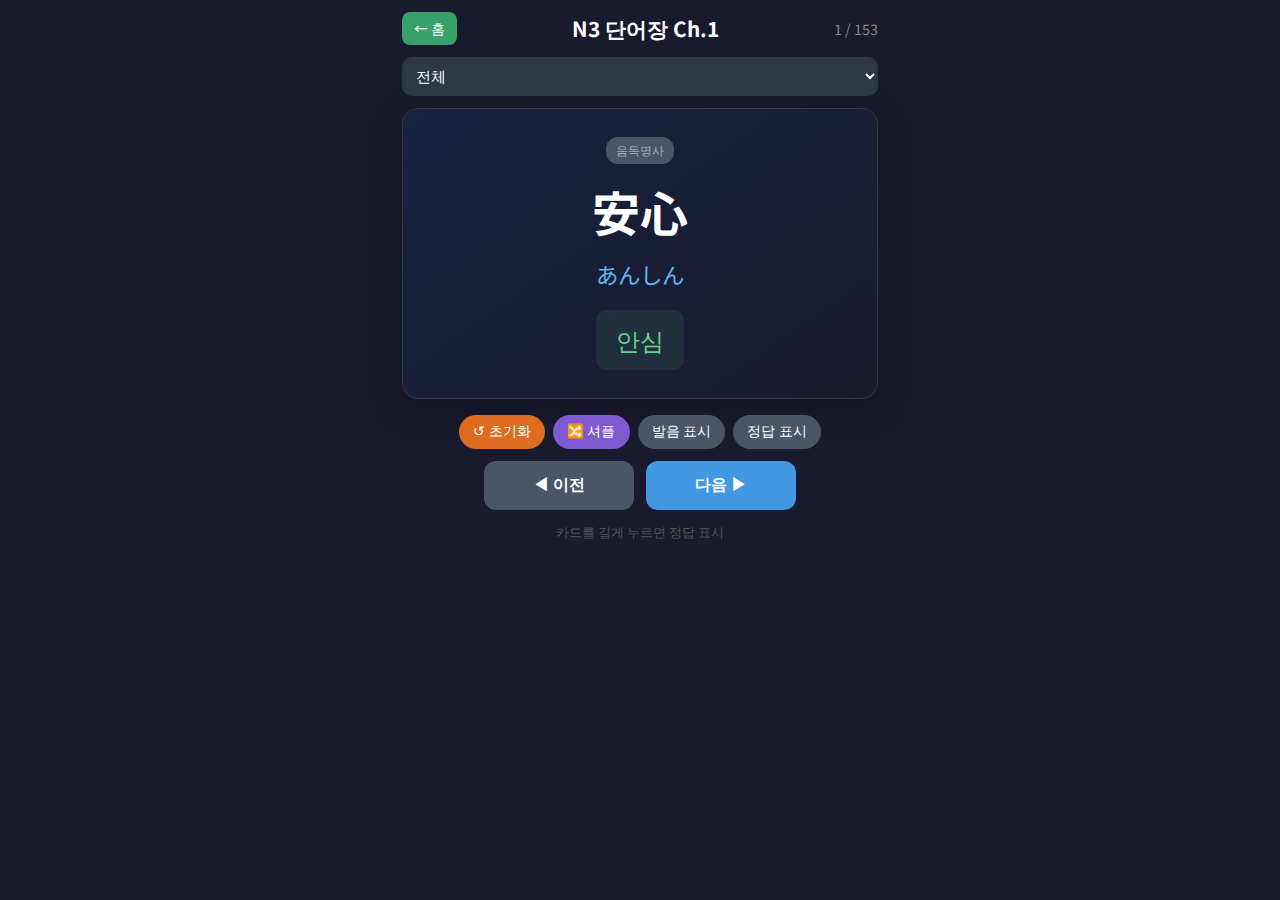
<file: n3/ch01.html>
<!DOCTYPE html>
<html lang="ko">
<head>
    <meta charset="UTF-8">
    <meta name="viewport" content="width=device-width, initial-scale=1.0, user-scalable=no">
    <title>N3 단어장 Ch.1</title>
    <link rel="preconnect" href="https://fonts.googleapis.com">
    <link rel="preconnect" href="https://fonts.gstatic.com" crossorigin>
    <link href="https://fonts.googleapis.com/css2?family=Noto+Sans+JP:wght@400;700&display=swap" rel="stylesheet">
    <link rel="stylesheet" href="../shared/flashcard.css">
</head>
<body>
    <div class="container">
        <header>
            <a href="../index.html#modal-n3" class="home-btn">← 홈</a>
            <h1>N3 단어장 Ch.1</h1>
            <span class="progress" id="progress">1 / 100</span>
        </header>
        <select class="category-select" id="categorySelect" onchange="changeCategory()">
            <option value="all">전체</option>
            <option value="음독명사">음독 명사</option>
            <option value="훈독명사">훈독 명사</option>
            <option value="동사">동사</option>
            <option value="い형용사">い형용사</option>
            <option value="な형용사">な형용사</option>
            <option value="부사">부사 및 기타</option>
            <option value="가타카나">가타카나어</option>
        </select>
        <div class="card" id="card">
            <span class="category-tag" id="categoryTag">명사</span>
            <div class="kanji" id="kanji">漢字</div>
            <div class="reading" id="reading">かんじ</div>
            <div class="meaning" id="meaning">한자</div>
        </div>
        <div class="controls">
            <button class="toggle-btn reset" onclick="resetOrder()">↺ 초기화</button>
            <button class="toggle-btn shuffle" onclick="shuffleCards()">🔀 셔플</button>
            <button class="toggle-btn active" id="toggleReading" onclick="toggleReading()">발음 표시</button>
            <button class="toggle-btn active" id="toggleMeaning" onclick="toggleMeaning()">정답 표시</button>
        </div>
        <div class="nav-buttons">
            <button class="nav-btn prev" onclick="prevCard()">◀ 이전</button>
            <button class="nav-btn next" onclick="nextCard()">다음 ▶</button>
        </div>
        <p class="tap-hint">카드를 길게 누르면 정답 표시</p>
    </div>
    <script>
        const STORAGE_KEY = 'n3_ch01_state';
        const words = [
            // 음독 명사
            {kanji: "安心", reading: "あんしん", meaning: "안심", category: "음독명사"},
            {kanji: "安定", reading: "あんてい", meaning: "안정", category: "음독명사"},
            {kanji: "案内", reading: "あんない", meaning: "안내", category: "음독명사"},
            {kanji: "以下", reading: "いか", meaning: "이하", category: "음독명사"},
            {kanji: "以外", reading: "いがい", meaning: "이외", category: "음독명사"},
            {kanji: "医学", reading: "いがく", meaning: "의학", category: "음독명사"},
            {kanji: "意見", reading: "いけん", meaning: "의견", category: "음독명사"},
            {kanji: "以後", reading: "いご", meaning: "이후(나중)", category: "음독명사"},
            {kanji: "以降", reading: "いこう", meaning: "이후(since)", category: "음독명사"},
            {kanji: "意志", reading: "いし", meaning: "의지", category: "음독명사"},
            {kanji: "意識", reading: "いしき", meaning: "의식", category: "음독명사"},
            {kanji: "医者", reading: "いしゃ", meaning: "의사", category: "음독명사"},
            {kanji: "以上", reading: "いじょう", meaning: "이상", category: "음독명사"},
            {kanji: "椅子", reading: "いす", meaning: "의자", category: "음독명사"},
            {kanji: "以前", reading: "いぜん", meaning: "이전", category: "음독명사"},
            {kanji: "位置", reading: "いち", meaning: "위치", category: "음독명사"},
            {kanji: "一日", reading: "いちにち", meaning: "하루", category: "음독명사"},
            {kanji: "一週間", reading: "いっしゅうかん", meaning: "일주일", category: "음독명사"},
            {kanji: "一緒", reading: "いっしょ", meaning: "같음, 함께함", category: "음독명사"},
            {kanji: "一杯", reading: "いっぱい", meaning: "한 잔", category: "음독명사"},
            {kanji: "移転", reading: "いてん", meaning: "이전", category: "음독명사"},
            {kanji: "以内", reading: "いない", meaning: "이내", category: "음독명사"},
            {kanji: "意味", reading: "いみ", meaning: "의미", category: "음독명사"},
            {kanji: "印象", reading: "いんしょう", meaning: "인상", category: "음독명사"},
            {kanji: "右折", reading: "うせつ", meaning: "우회전", category: "음독명사"},
            {kanji: "左折", reading: "させつ", meaning: "좌회전", category: "음독명사"},
            {kanji: "運転", reading: "うんてん", meaning: "운전", category: "음독명사"},
            {kanji: "運動", reading: "うんどう", meaning: "운동", category: "음독명사"},
            {kanji: "映画", reading: "えいが", meaning: "영화", category: "음독명사"},
            {kanji: "英語", reading: "えいご", meaning: "영어", category: "음독명사"},
            {kanji: "栄養", reading: "えいよう", meaning: "영양", category: "음독명사"},
            {kanji: "駅", reading: "えき", meaning: "역", category: "음독명사"},
            {kanji: "延期", reading: "えんき", meaning: "연기", category: "음독명사"},
            {kanji: "演奏", reading: "えんそう", meaning: "연주", category: "음독명사"},
            {kanji: "鉛筆", reading: "えんぴつ", meaning: "연필", category: "음독명사"},
            {kanji: "遠慮", reading: "えんりょ", meaning: "사양, 삼감", category: "음독명사"},
            {kanji: "横断", reading: "おうだん", meaning: "횡단", category: "음독명사"},
            {kanji: "応募", reading: "おうぼ", meaning: "응모", category: "음독명사"},
            {kanji: "応用", reading: "おうよう", meaning: "응용", category: "음독명사"},
            {kanji: "お菓子", reading: "おかし", meaning: "과자", category: "음독명사"},
            {kanji: "屋上", reading: "おくじょう", meaning: "옥상", category: "음독명사"},
            {kanji: "内側", reading: "うちがわ", meaning: "안쪽", category: "음독명사"},
            {kanji: "腕", reading: "うで", meaning: "팔, 역량, 솜씨", category: "음독명사"},
            {kanji: "売り場", reading: "うりば", meaning: "매장", category: "음독명사"},
            {kanji: "上着", reading: "うわぎ", meaning: "상의", category: "음독명사"},
            
            // 훈독 명사
            {kanji: "合図", reading: "あいず", meaning: "신호", category: "훈독명사"},
            {kanji: "間", reading: "あいだ", meaning: "사이, 동안", category: "훈독명사"},
            {kanji: "相手", reading: "あいて", meaning: "상대", category: "훈독명사"},
            {kanji: "赤ん坊", reading: "あかんぼう", meaning: "아기", category: "훈독명사"},
            {kanji: "朝", reading: "あさ", meaning: "아침", category: "훈독명사"},
            {kanji: "味", reading: "あじ", meaning: "맛", category: "훈독명사"},
            {kanji: "汗", reading: "あせ", meaning: "땀", category: "훈독명사"},
            {kanji: "頭", reading: "あたま", meaning: "머리", category: "훈독명사"},
            {kanji: "辺り", reading: "あたり", meaning: "주위, 주변, 즈음", category: "훈독명사"},
            {kanji: "後", reading: "あと", meaning: "뒤, 후(시간)", category: "훈독명사"},
            {kanji: "穴", reading: "あな", meaning: "구멍", category: "훈독명사"},
            {kanji: "兄", reading: "あに", meaning: "형, 오빠", category: "훈독명사"},
            {kanji: "姉", reading: "あね", meaning: "누나, 언니", category: "훈독명사"},
            {kanji: "油", reading: "あぶら", meaning: "기름", category: "훈독명사"},
            {kanji: "飴", reading: "あめ", meaning: "사탕", category: "훈독명사"},
            {kanji: "息", reading: "いき", meaning: "숨", category: "훈독명사"},
            {kanji: "池", reading: "いけ", meaning: "연못", category: "훈독명사"},
            {kanji: "今ごろ", reading: "いまごろ", meaning: "지금쯤, 이맘때", category: "훈독명사"},
            {kanji: "妹", reading: "いもうと", meaning: "여동생", category: "훈독명사"},
            {kanji: "入り口", reading: "いりぐち", meaning: "입구", category: "훈독명사"},
            {kanji: "岩", reading: "いわ", meaning: "바위", category: "훈독명사"},
            {kanji: "受付", reading: "うけつけ", meaning: "접수", category: "훈독명사"},
            {kanji: "後ろ", reading: "うしろ", meaning: "뒤, 뒤쪽", category: "훈독명사"},
            {kanji: "嘘", reading: "うそ", meaning: "거짓말", category: "훈독명사"},
            {kanji: "うわさ", reading: "うわさ", meaning: "소문", category: "훈독명사"},
            {kanji: "絵", reading: "え", meaning: "그림", category: "훈독명사"},
            {kanji: "笑顔", reading: "えがお", meaning: "웃는 얼굴", category: "훈독명사"},
            {kanji: "枝", reading: "えだ", meaning: "가지", category: "훈독명사"},
            {kanji: "お祝い", reading: "おいわい", meaning: "축하, 축하 선물", category: "훈독명사"},
            {kanji: "奥さん", reading: "おくさん", meaning: "부인, 아주머니", category: "훈독명사"},
            {kanji: "贈り物", reading: "おくりもの", meaning: "선물", category: "훈독명사"},
            {kanji: "祝う", reading: "いわう", meaning: "축하하다", category: "훈독명사"},
            {kanji: "贈る", reading: "おくる", meaning: "보내다, 선물하다", category: "훈독명사"},
            
            // 동사
            {kanji: "会う", reading: "あう", meaning: "만나다", category: "동사"},
            {kanji: "合う", reading: "あう", meaning: "맞다, 적합하다", category: "동사"},
            {kanji: "上がる", reading: "あがる", meaning: "오르다, 올라가다", category: "동사"},
            {kanji: "上げる", reading: "あげる", meaning: "올리다", category: "동사"},
            {kanji: "あきる", reading: "あきる", meaning: "질리다", category: "동사"},
            {kanji: "あきれる", reading: "あきれる", meaning: "기가 막히다, 질리다", category: "동사"},
            {kanji: "空く", reading: "あく", meaning: "비다, 빈틈이 생기다", category: "동사"},
            {kanji: "開く", reading: "あく", meaning: "열리다", category: "동사"},
            {kanji: "開ける", reading: "あける", meaning: "열다", category: "동사"},
            {kanji: "明ける", reading: "あける", meaning: "(기간이) 끝나다, 지나가다", category: "동사"},
            {kanji: "憧れる", reading: "あこがれる", meaning: "동경하다", category: "동사"},
            {kanji: "味わう", reading: "あじわう", meaning: "맛보다", category: "동사"},
            {kanji: "預ける", reading: "あずける", meaning: "맡기다, 보관시키다", category: "동사"},
            {kanji: "与える", reading: "あたえる", meaning: "주다, 부여하다", category: "동사"},
            {kanji: "温める", reading: "あたためる", meaning: "데우다", category: "동사"},
            {kanji: "当たる", reading: "あたる", meaning: "맞다, 해당하다", category: "동사"},
            {kanji: "集まる", reading: "あつまる", meaning: "모이다", category: "동사"},
            {kanji: "集める", reading: "あつめる", meaning: "모으다", category: "동사"},
            {kanji: "浴びる", reading: "あびる", meaning: "끼얹다, 쐬다", category: "동사"},
            {kanji: "溢れる", reading: "あふれる", meaning: "넘치다", category: "동사"},
            {kanji: "あまる", reading: "あまる", meaning: "남다", category: "동사"},
            {kanji: "編む", reading: "あむ", meaning: "엮다, 뜨다", category: "동사"},
            {kanji: "謝る", reading: "あやまる", meaning: "사과하다", category: "동사"},
            {kanji: "洗う", reading: "あらう", meaning: "씻다", category: "동사"},
            {kanji: "改める", reading: "あらためる", meaning: "고치다, 개선하다", category: "동사"},
            {kanji: "表す", reading: "あらわす", meaning: "나타내다", category: "동사"},
            {kanji: "歩く", reading: "あるく", meaning: "걷다", category: "동사"},
            {kanji: "生きる", reading: "いきる", meaning: "살다", category: "동사"},
            {kanji: "いじめる", reading: "いじめる", meaning: "괴롭히다", category: "동사"},
            {kanji: "急ぐ", reading: "いそぐ", meaning: "서두르다", category: "동사"},
            {kanji: "痛がる", reading: "いたがる", meaning: "아파하다", category: "동사"},
            {kanji: "祈る", reading: "いのる", meaning: "기도하다", category: "동사"},
            {kanji: "居る", reading: "いる", meaning: "있다, 존재하다", category: "동사"},
            {kanji: "要る", reading: "いる", meaning: "필요하다", category: "동사"},
            {kanji: "入れる", reading: "いれる", meaning: "넣다", category: "동사"},
            {kanji: "祝う", reading: "いわう", meaning: "축하하다", category: "동사"},
            {kanji: "植える", reading: "うえる", meaning: "심다", category: "동사"},
            {kanji: "受ける", reading: "うける", meaning: "받다", category: "동사"},
            {kanji: "込む", reading: "こむ", meaning: "붐비다, 끼워넣다", category: "동사"},
            
            // い형용사
            {kanji: "青い", reading: "あおい", meaning: "파랗다", category: "い형용사"},
            {kanji: "赤い", reading: "あかい", meaning: "빨갛다", category: "い형용사"},
            {kanji: "明るい", reading: "あかるい", meaning: "밝다", category: "い형용사"},
            {kanji: "浅い", reading: "あさい", meaning: "얕다", category: "い형용사"},
            {kanji: "暖かい", reading: "あたたかい", meaning: "(기온이) 따뜻하다", category: "い형용사"},
            {kanji: "温かい", reading: "あたたかい", meaning: "(온도가) 따뜻하다", category: "い형용사"},
            {kanji: "新しい", reading: "あたらしい", meaning: "새롭다", category: "い형용사"},
            {kanji: "古い", reading: "ふるい", meaning: "낡다, 오래되다", category: "い형용사"},
            {kanji: "暑い", reading: "あつい", meaning: "덥다", category: "い형용사"},
            {kanji: "熱い", reading: "あつい", meaning: "뜨겁다", category: "い형용사"},
            {kanji: "厚い", reading: "あつい", meaning: "두껍다", category: "い형용사"},
            {kanji: "厚かましい", reading: "あつかましい", meaning: "뻔뻔하다", category: "い형용사"},
            
            // な형용사
            {kanji: "明らかだ", reading: "あきらかだ", meaning: "분명하다, 명백하다", category: "な형용사"},
            {kanji: "新ただ", reading: "あらただ", meaning: "새롭다", category: "な형용사"},
            {kanji: "安全だ", reading: "あんぜんだ", meaning: "안전하다", category: "な형용사"},
            {kanji: "意外だ", reading: "いがいだ", meaning: "의외이다, 뜻밖이다", category: "な형용사"},
            {kanji: "偉大だ", reading: "いだいだ", meaning: "위대하다", category: "な형용사"},
            {kanji: "一生懸命だ", reading: "いっしょうけんめいだ", meaning: "열심이다", category: "な형용사"},
            {kanji: "一般的だ", reading: "いっぱんてきだ", meaning: "일반적이다", category: "な형용사"},
            {kanji: "嫌だ", reading: "いやだ", meaning: "싫다", category: "な형용사"},
            
            // 부사 및 기타
            {kanji: "相変わらず", reading: "あいかわらず", meaning: "여전히, 변함없이", category: "부사"},
            {kanji: "あっさり", reading: "あっさり", meaning: "깨끗이, 담백히", category: "부사"},
            {kanji: "あまり/あんまり", reading: "あまり", meaning: "별로, 그다지", category: "부사"},
            {kanji: "あらゆる", reading: "あらゆる", meaning: "온갖, 모든", category: "부사"},
            {kanji: "いちばん", reading: "いちばん", meaning: "가장, 제일, 최고임", category: "부사"},
            {kanji: "いつも", reading: "いつも", meaning: "언제나, 늘", category: "부사"},
            {kanji: "いまに", reading: "いまに", meaning: "머지않아, 곧", category: "부사"},
            {kanji: "いよいよ", reading: "いよいよ", meaning: "점점, 드디어", category: "부사"},
            {kanji: "いらいら", reading: "いらいら", meaning: "안절부절", category: "부사"},
            {kanji: "いろいろ", reading: "いろいろ", meaning: "여러 가지, 다양한", category: "부사"},
            
            // 가타카나어
            {kanji: "アイデア", reading: "アイデア", meaning: "아이디어", category: "가타카나"},
            {kanji: "アクセサリー", reading: "アクセサリー", meaning: "액세서리", category: "가타카나"},
            {kanji: "アドバイス", reading: "アドバイス", meaning: "어드바이스, 충고", category: "가타카나"},
            {kanji: "アナウンサー", reading: "アナウンサー", meaning: "아나운서", category: "가타카나"},
            {kanji: "アルコール", reading: "アルコール", meaning: "알코올, 술", category: "가타카나"},
            {kanji: "アルバム", reading: "アルバム", meaning: "앨범", category: "가타카나"},
        ];
    </script>
    <script src="../shared/flashcard.js"></script>
</body>
</html>
</file>
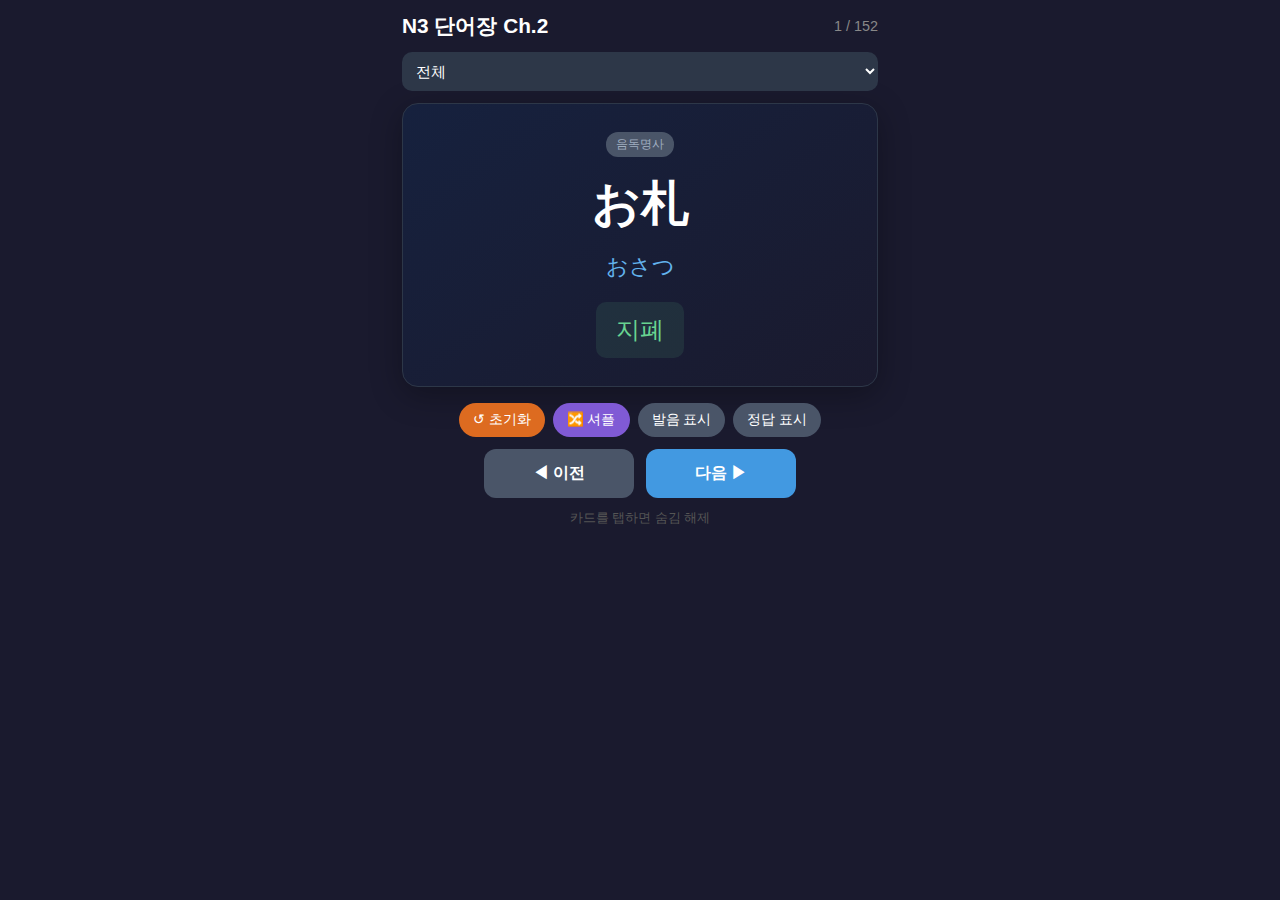
<file: n3/ch02.html>
<!DOCTYPE html>
<html lang="ko">
<head>
    <meta charset="UTF-8">
    <meta name="viewport" content="width=device-width, initial-scale=1.0, user-scalable=no">
    <title>N3 단어장 Ch.2</title>
    <style>
        * {
            box-sizing: border-box;
            -webkit-tap-highlight-color: transparent;
        }
        body {
            font-family: -apple-system, BlinkMacSystemFont, 'Segoe UI', sans-serif;
            margin: 0;
            padding: 0;
            background: #1a1a2e;
            color: #eee;
            min-height: 100vh;
            user-select: none;
        }
        .container {
            max-width: 500px;
            margin: 0 auto;
            padding: 12px;
        }
        header {
            display: flex;
            justify-content: space-between;
            align-items: center;
            margin-bottom: 12px;
            flex-wrap: wrap;
            gap: 8px;
        }
        h1 {
            font-size: 1.3rem;
            margin: 0;
            color: #fff;
        }
        .progress {
            font-size: 0.9rem;
            color: #888;
        }
        .controls {
            display: flex;
            gap: 8px;
            flex-wrap: wrap;
            margin-bottom: 12px;
            justify-content: center;
        }
        .toggle-btn {
            padding: 8px 14px;
            border: none;
            border-radius: 20px;
            font-size: 0.85rem;
            cursor: pointer;
            transition: all 0.2s;
        }
        .toggle-btn.active {
            background: #4a5568;
            color: #fff;
        }
        .toggle-btn.inactive {
            background: #2d3748;
            color: #718096;
        }
        .toggle-btn.shuffle {
            background: #805ad5;
            color: #fff;
        }
        .toggle-btn.reset {
            background: #dd6b20;
            color: #fff;
        }
        .category-select {
            width: 100%;
            padding: 10px;
            border: none;
            border-radius: 10px;
            background: #2d3748;
            color: #fff;
            font-size: 0.95rem;
            margin-bottom: 12px;
        }
        .card {
            background: linear-gradient(145deg, #16213e, #1a1a2e);
            border-radius: 16px;
            padding: 28px 20px;
            min-height: 280px;
            display: flex;
            flex-direction: column;
            justify-content: center;
            align-items: center;
            box-shadow: 0 8px 32px rgba(0,0,0,0.3);
            margin-bottom: 16px;
            border: 1px solid #2d3748;
        }
        .kanji {
            font-size: 3rem;
            font-weight: bold;
            color: #fff;
            margin-bottom: 16px;
            text-align: center;
            line-height: 1.3;
        }
        .reading {
            font-size: 1.4rem;
            color: #63b3ed;
            margin-bottom: 20px;
            text-align: center;
        }
        .meaning {
            font-size: 1.5rem;
            color: #68d391;
            text-align: center;
            padding: 12px 20px;
            background: rgba(104, 211, 145, 0.1);
            border-radius: 10px;
        }
        .hidden {
            visibility: hidden;
        }
        .nav-buttons {
            display: flex;
            gap: 12px;
            justify-content: center;
        }
        .nav-btn {
            flex: 1;
            max-width: 150px;
            padding: 14px 20px;
            border: none;
            border-radius: 12px;
            font-size: 1rem;
            font-weight: 600;
            cursor: pointer;
            transition: all 0.2s;
        }
        .nav-btn.prev {
            background: #4a5568;
            color: #fff;
        }
        .nav-btn.next {
            background: #4299e1;
            color: #fff;
        }
        .nav-btn:active {
            transform: scale(0.96);
        }
        .category-tag {
            font-size: 0.75rem;
            padding: 4px 10px;
            background: #4a5568;
            border-radius: 12px;
            margin-bottom: 16px;
            color: #a0aec0;
        }
        .tap-hint {
            text-align: center;
            font-size: 0.8rem;
            color: #555;
            margin-top: 12px;
        }
    </style>
</head>
<body>
    <div class="container">
        <header>
            <h1>N3 단어장 Ch.2</h1>
            <span class="progress" id="progress">1 / 100</span>
        </header>
        
        <select class="category-select" id="categorySelect" onchange="changeCategory()">
            <option value="all">전체</option>
            <option value="음독명사">음독 명사</option>
            <option value="훈독명사">훈독 명사</option>
            <option value="동사">동사</option>
            <option value="い형용사">い형용사</option>
            <option value="な형용사">な형용사</option>
            <option value="부사">부사 및 기타</option>
            <option value="가타카나">가타카나어</option>
        </select>
        
        <div class="card" onclick="revealAll()">
            <span class="category-tag" id="categoryTag">명사</span>
            <div class="kanji" id="kanji">漢字</div>
            <div class="reading" id="reading">かんじ</div>
            <div class="meaning" id="meaning">한자</div>
        </div>
        
        <div class="controls">
            <button class="toggle-btn reset" id="resetBtn" onclick="resetOrder()">↺ 초기화</button>
            <button class="toggle-btn shuffle" id="shuffleBtn" onclick="shuffleCards()">🔀 셔플</button>
            <button class="toggle-btn active" id="toggleReading" onclick="toggleReading()">발음 표시</button>
            <button class="toggle-btn active" id="toggleMeaning" onclick="toggleMeaning()">정답 표시</button>
        </div>
        
        <div class="nav-buttons">
            <button class="nav-btn prev" onclick="prevCard()">◀ 이전</button>
            <button class="nav-btn next" onclick="nextCard()">다음 ▶</button>
        </div>
        
        <p class="tap-hint">카드를 탭하면 숨김 해제</p>
    </div>

    <script>
        const words = [
            // 음독 명사
            {kanji: "お札", reading: "おさつ", meaning: "지폐", category: "음독명사"},
            {kanji: "お茶", reading: "おちゃ", meaning: "차", category: "음독명사"},
            {kanji: "お風呂", reading: "おふろ", meaning: "욕조, 욕실, 목욕", category: "음독명사"},
            {kanji: "お礼", reading: "おれい", meaning: "감사", category: "음독명사"},
            {kanji: "音楽", reading: "おんがく", meaning: "음악", category: "음독명사"},
            {kanji: "温泉", reading: "おんせん", meaning: "온천", category: "음독명사"},
            {kanji: "会館", reading: "かいかん", meaning: "회관", category: "음독명사"},
            {kanji: "海岸", reading: "かいがん", meaning: "해안", category: "음독명사"},
            {kanji: "会議", reading: "かいぎ", meaning: "회의", category: "음독명사"},
            {kanji: "解決", reading: "かいけつ", meaning: "해결", category: "음독명사"},
            {kanji: "外国", reading: "がいこく", meaning: "외국", category: "음독명사"},
            {kanji: "会社", reading: "かいしゃ", meaning: "회사", category: "음독명사"},
            {kanji: "会場", reading: "かいじょう", meaning: "모임 장소, 회장", category: "음독명사"},
            {kanji: "会話", reading: "かいわ", meaning: "회화", category: "음독명사"},
            {kanji: "価格", reading: "かかく", meaning: "가격", category: "음독명사"},
            {kanji: "科学", reading: "かがく", meaning: "과학", category: "음독명사"},
            {kanji: "確認", reading: "かくにん", meaning: "확인", category: "음독명사"},
            {kanji: "過去", reading: "かこ", meaning: "과거", category: "음독명사"},
            {kanji: "火事", reading: "かじ", meaning: "화재", category: "음독명사"},
            {kanji: "歌手", reading: "かしゅ", meaning: "가수", category: "음독명사"},
            {kanji: "下線", reading: "かせん", meaning: "밑줄", category: "음독명사"},
            {kanji: "家族", reading: "かぞく", meaning: "가족", category: "음독명사"},
            {kanji: "課長", reading: "かちょう", meaning: "과장", category: "음독명사"},
            {kanji: "楽器", reading: "がっき", meaning: "악기", category: "음독명사"},
            {kanji: "学級", reading: "がっきゅう", meaning: "학급", category: "음독명사"},
            {kanji: "活動", reading: "かつどう", meaning: "활동", category: "음독명사"},
            {kanji: "家庭", reading: "かてい", meaning: "가정", category: "음독명사"},
            {kanji: "我慢", reading: "がまん", meaning: "참음", category: "음독명사"},
            {kanji: "感覚", reading: "かんかく", meaning: "감각", category: "음독명사"},
            {kanji: "観客", reading: "かんきゃく", meaning: "관객", category: "음독명사"},
            {kanji: "関係", reading: "かんけい", meaning: "관계", category: "음독명사"},
            {kanji: "観光", reading: "かんこう", meaning: "관광", category: "음독명사"},
            {kanji: "看護士", reading: "かんごし", meaning: "간호사", category: "음독명사"},
            {kanji: "観察", reading: "かんさつ", meaning: "관찰", category: "음독명사"},
            {kanji: "感じ", reading: "かんじ", meaning: "느낌", category: "음독명사"},
            {kanji: "漢字", reading: "かんじ", meaning: "한자", category: "음독명사"},
            {kanji: "関心", reading: "かんしん", meaning: "관심", category: "음독명사"},
            {kanji: "完成", reading: "かんせい", meaning: "완성", category: "음독명사"},
            {kanji: "感動", reading: "かんどう", meaning: "감동", category: "음독명사"},
            {kanji: "完了", reading: "かんりょう", meaning: "완료", category: "음독명사"},
            
            // 훈독 명사
            {kanji: "お酒", reading: "おさけ", meaning: "술", category: "훈독명사"},
            {kanji: "お皿", reading: "おさら", meaning: "접시", category: "훈독명사"},
            {kanji: "おしまい", reading: "おしまい", meaning: "끝", category: "훈독명사"},
            {kanji: "夫", reading: "おっと", meaning: "남편", category: "훈독명사"},
            {kanji: "おつり", reading: "おつり", meaning: "거스름돈", category: "훈독명사"},
            {kanji: "音", reading: "おと", meaning: "소리", category: "훈독명사"},
            {kanji: "弟", reading: "おとうと", meaning: "남동생", category: "훈독명사"},
            {kanji: "男", reading: "おとこ", meaning: "남자", category: "훈독명사"},
            {kanji: "おととい", reading: "おととい", meaning: "그저께", category: "훈독명사"},
            {kanji: "おととし", reading: "おととし", meaning: "재작년", category: "훈독명사"},
            {kanji: "大人", reading: "おとな", meaning: "어른", category: "훈독명사"},
            {kanji: "お腹", reading: "おなか", meaning: "배, 복부", category: "훈독명사"},
            {kanji: "お姉さん", reading: "おねえさん", meaning: "누나, 언니", category: "훈독명사"},
            {kanji: "お見舞い", reading: "おみまい", meaning: "병문안", category: "훈독명사"},
            {kanji: "お土産", reading: "おみやげ", meaning: "(여행) 선물, 기념품", category: "훈독명사"},
            {kanji: "おもちゃ", reading: "おもちゃ", meaning: "장난감", category: "훈독명사"},
            {kanji: "表", reading: "おもて", meaning: "겉", category: "훈독명사"},
            {kanji: "親", reading: "おや", meaning: "부모", category: "훈독명사"},
            {kanji: "お湯", reading: "おゆ", meaning: "더운물, 끓인 물", category: "훈독명사"},
            {kanji: "終わり", reading: "おわり", meaning: "끝", category: "훈독명사"},
            {kanji: "買い物", reading: "かいもの", meaning: "쇼핑", category: "훈독명사"},
            {kanji: "顔", reading: "かお", meaning: "얼굴", category: "훈독명사"},
            {kanji: "香り", reading: "かおり", meaning: "향기", category: "훈독명사"},
            {kanji: "鏡", reading: "かがみ", meaning: "거울", category: "훈독명사"},
            {kanji: "鍵", reading: "かぎ", meaning: "열쇠", category: "훈독명사"},
            {kanji: "傘", reading: "かさ", meaning: "우산", category: "훈독명사"},
            {kanji: "数", reading: "かず", meaning: "수", category: "훈독명사"},
            {kanji: "風", reading: "かぜ", meaning: "바람", category: "훈독명사"},
            {kanji: "風邪", reading: "かぜ", meaning: "감기", category: "훈독명사"},
            {kanji: "形", reading: "かたち", meaning: "모양", category: "훈독명사"},
            {kanji: "彼女", reading: "かのじょ", meaning: "그녀, 여자친구", category: "훈독명사"},
            {kanji: "壁", reading: "かべ", meaning: "벽", category: "훈독명사"},
            {kanji: "紙", reading: "かみ", meaning: "종이", category: "훈독명사"},
            {kanji: "神", reading: "かみ", meaning: "신", category: "훈독명사"},
            {kanji: "髪", reading: "かみ", meaning: "머리털, 머리카락", category: "훈독명사"},
            {kanji: "髪の毛", reading: "かみのけ", meaning: "머리카락", category: "훈독명사"},
            {kanji: "空", reading: "から", meaning: "허공, 빔", category: "훈독명사"},
            {kanji: "体", reading: "からだ", meaning: "몸", category: "훈독명사"},
            {kanji: "彼", reading: "かれ", meaning: "그, 남자", category: "훈독명사"},
            {kanji: "代わり", reading: "かわり", meaning: "대신", category: "훈독명사"},
            {kanji: "考え方", reading: "かんがえかた", meaning: "사고방식", category: "훈독명사"},
            
            // 동사
            {kanji: "申し込む", reading: "もうしこむ", meaning: "신청하다", category: "동사"},
            {kanji: "受け付け", reading: "うけつけ", meaning: "접수", category: "동사"},
            {kanji: "植える", reading: "うえる", meaning: "심다", category: "동사"},
            {kanji: "受け付ける", reading: "うけつける", meaning: "접수하다", category: "동사"},
            {kanji: "受ける", reading: "うける", meaning: "받다, 치르다", category: "동사"},
            {kanji: "動かす", reading: "うごかす", meaning: "움직이게 하다", category: "동사"},
            {kanji: "動く", reading: "うごく", meaning: "움직이다", category: "동사"},
            {kanji: "歌う", reading: "うたう", meaning: "노래하다", category: "동사"},
            {kanji: "疑う", reading: "うたがう", meaning: "의심하다", category: "동사"},
            {kanji: "打つ", reading: "うつ", meaning: "치다, 때리다", category: "동사"},
            {kanji: "写す", reading: "うつす", meaning: "찍다, 베끼다", category: "동사"},
            {kanji: "映る", reading: "うつる", meaning: "(반사되어) 비추다, 상영하다", category: "동사"},
            {kanji: "移す", reading: "うつす", meaning: "(자리를) 옮기다", category: "동사"},
            {kanji: "生む", reading: "うむ", meaning: "낳다", category: "동사"},
            {kanji: "生まれる", reading: "うまれる", meaning: "태어나다", category: "동사"},
            {kanji: "売る", reading: "うる", meaning: "팔다", category: "동사"},
            {kanji: "売れる", reading: "うれる", meaning: "팔리다", category: "동사"},
            {kanji: "選ぶ", reading: "えらぶ", meaning: "고르다, 선택하다", category: "동사"},
            {kanji: "得る", reading: "える", meaning: "얻다", category: "동사"},
            {kanji: "追い付く", reading: "おいつく", meaning: "따라붙다, 따라잡다", category: "동사"},
            {kanji: "終える", reading: "おえる", meaning: "끝내다", category: "동사"},
            {kanji: "追う", reading: "おう", meaning: "쫓다", category: "동사"},
            {kanji: "起きる", reading: "おきる", meaning: "(자리에서) 일어나다, 발생하다", category: "동사"},
            {kanji: "置く", reading: "おく", meaning: "놓다, 두다", category: "동사"},
            {kanji: "送る", reading: "おくる", meaning: "보내다, 바래다 주다, 발송하다", category: "동사"},
            {kanji: "贈る", reading: "おくる", meaning: "(선물을) 보내다, 선물하다", category: "동사"},
            {kanji: "届く", reading: "とどく", meaning: "닿다", category: "동사"},
            {kanji: "遅れる", reading: "おくれる", meaning: "늦다", category: "동사"},
            {kanji: "行う", reading: "おこなう", meaning: "행하다, 실행하다", category: "동사"},
            {kanji: "怒る", reading: "おこる", meaning: "화내다", category: "동사"},
            {kanji: "おごる", reading: "おごる", meaning: "한턱내다", category: "동사"},
            {kanji: "教える", reading: "おしえる", meaning: "가르치다", category: "동사"},
            {kanji: "落ち着く", reading: "おちつく", meaning: "침착하다, 진정하다", category: "동사"},
            {kanji: "落ちる", reading: "おちる", meaning: "떨어지다", category: "동사"},
            {kanji: "落とす", reading: "おとす", meaning: "떨어뜨리다, 잃어버리다", category: "동사"},
            {kanji: "驚く", reading: "おどろく", meaning: "놀라다", category: "동사"},
            {kanji: "覚える", reading: "おぼえる", meaning: "기억하다", category: "동사"},
            {kanji: "おぼれる", reading: "おぼれる", meaning: "(물에) 빠지다, 정신이 팔리다", category: "동사"},
            
            // い형용사
            {kanji: "危ない", reading: "あぶない", meaning: "위험하다", category: "い형용사"},
            {kanji: "甘い", reading: "あまい", meaning: "달콤하다, 만만하다", category: "い형용사"},
            {kanji: "あやしい", reading: "あやしい", meaning: "수상쩍다", category: "い형용사"},
            {kanji: "荒い", reading: "あらい", meaning: "거칠다", category: "い형용사"},
            {kanji: "あわただしい", reading: "あわただしい", meaning: "분주하다", category: "い형용사"},
            {kanji: "忙しい", reading: "いそがしい", meaning: "바쁘다", category: "い형용사"},
            {kanji: "痛い", reading: "いたい", meaning: "아프다", category: "い형용사"},
            {kanji: "薄い", reading: "うすい", meaning: "얇다, 흐리다, 연하다", category: "い형용사"},
            {kanji: "美しい", reading: "うつくしい", meaning: "아름답다", category: "い형용사"},
            {kanji: "うまい", reading: "うまい", meaning: "맛있다, 잘하다", category: "い형용사"},
            
            // な형용사
            {kanji: "おおざっぱだ", reading: "おおざっぱだ", meaning: "대략적이다", category: "な형용사"},
            {kanji: "同じだ", reading: "おなじだ", meaning: "같다", category: "な형용사"},
            {kanji: "主だ", reading: "おもだ", meaning: "주되다", category: "な형용사"},
            {kanji: "確実だ", reading: "かくじつだ", meaning: "확실하다", category: "な형용사"},
            {kanji: "勝手だ", reading: "かってだ", meaning: "제멋대로다", category: "な형용사"},
            {kanji: "かわいそうだ", reading: "かわいそうだ", meaning: "불쌍하다", category: "な형용사"},
            {kanji: "完全だ", reading: "かんぜんだ", meaning: "완전하다", category: "な형용사"},
            {kanji: "簡単だ", reading: "かんたんだ", meaning: "간단하다", category: "な형용사"},
            
            // 부사 및 기타
            {kanji: "うっかり", reading: "うっかり", meaning: "무심코", category: "부사"},
            {kanji: "うんと", reading: "うんと", meaning: "훨씬", category: "부사"},
            {kanji: "およそ", reading: "およそ", meaning: "대강", category: "부사"},
            {kanji: "がっかり", reading: "がっかり", meaning: "실망하는 모양", category: "부사"},
            {kanji: "必ず", reading: "かならず", meaning: "반드시", category: "부사"},
            {kanji: "必ずしも", reading: "かならずしも", meaning: "반드시 (~인 것은 아니다)", category: "부사"},
            {kanji: "かなり", reading: "かなり", meaning: "꽤, 상당히", category: "부사"},
            {kanji: "がらがら", reading: "がらがら", meaning: "텅빈 모양", category: "부사"},
            {kanji: "結局", reading: "けっきょく", meaning: "결국", category: "부사"},
            
            // 가타카나어
            {kanji: "イメージ", reading: "イメージ", meaning: "이미지", category: "가타카나"},
            {kanji: "エネルギー", reading: "エネルギー", meaning: "에너지", category: "가타카나"},
            {kanji: "オートバイ", reading: "オートバイ", meaning: "오토바이", category: "가타카나"},
            {kanji: "オーバー", reading: "オーバー", meaning: "오버, 코트", category: "가타카나"},
            {kanji: "カタログ", reading: "カタログ", meaning: "카탈로그", category: "가타카나"},
            {kanji: "カーテン", reading: "カーテン", meaning: "커튼", category: "가타카나"},
        ];

        let currentIndex = 0;
        let filteredWords = [...words];
        let showReading = true;
        let showMeaning = true;

        function updateCard() {
            const word = filteredWords[currentIndex];
            document.getElementById('kanji').textContent = word.kanji;
            document.getElementById('reading').textContent = word.reading;
            document.getElementById('meaning').textContent = word.meaning;
            document.getElementById('categoryTag').textContent = word.category;
            document.getElementById('progress').textContent = `${currentIndex + 1} / ${filteredWords.length}`;
            
            applyVisibility();
        }

        function applyVisibility() {
            document.getElementById('reading').className = showReading ? 'reading' : 'reading hidden';
            document.getElementById('meaning').className = showMeaning ? 'meaning' : 'meaning hidden';
        }

        function toggleReading() {
            showReading = !showReading;
            const btn = document.getElementById('toggleReading');
            btn.className = showReading ? 'toggle-btn active' : 'toggle-btn inactive';
            btn.textContent = showReading ? '발음 표시' : '발음 숨김';
            applyVisibility();
        }

        function toggleMeaning() {
            showMeaning = !showMeaning;
            const btn = document.getElementById('toggleMeaning');
            btn.className = showMeaning ? 'toggle-btn active' : 'toggle-btn inactive';
            btn.textContent = showMeaning ? '정답 표시' : '정답 숨김';
            applyVisibility();
        }

        function revealAll() {
            document.getElementById('reading').className = 'reading';
            document.getElementById('meaning').className = 'meaning';
        }

        function nextCard() {
            currentIndex = (currentIndex + 1) % filteredWords.length;
            updateCard();
        }

        function prevCard() {
            currentIndex = (currentIndex - 1 + filteredWords.length) % filteredWords.length;
            updateCard();
        }

        function changeCategory() {
            const category = document.getElementById('categorySelect').value;
            if (category === 'all') {
                filteredWords = [...words];
            } else {
                filteredWords = words.filter(w => w.category === category);
            }
            currentIndex = 0;
            updateCard();
        }

        function shuffleCards() {
            for (let i = filteredWords.length - 1; i > 0; i--) {
                const j = Math.floor(Math.random() * (i + 1));
                [filteredWords[i], filteredWords[j]] = [filteredWords[j], filteredWords[i]];
            }
            currentIndex = 0;
            updateCard();
        }

        function resetOrder() {
            const category = document.getElementById('categorySelect').value;
            if (category === 'all') {
                filteredWords = [...words];
            } else {
                filteredWords = words.filter(w => w.category === category);
            }
            currentIndex = 0;
            updateCard();
        }

        // 스와이프 지원
        let touchStartX = 0;
        let touchEndX = 0;

        document.addEventListener('touchstart', e => {
            touchStartX = e.changedTouches[0].screenX;
        });

        document.addEventListener('touchend', e => {
            touchEndX = e.changedTouches[0].screenX;
            handleSwipe();
        });

        function handleSwipe() {
            const diff = touchStartX - touchEndX;
            if (Math.abs(diff) > 50) {
                if (diff > 0) {
                    nextCard();
                } else {
                    prevCard();
                }
            }
        }

        // 키보드 지원
        document.addEventListener('keydown', e => {
            if (e.key === 'ArrowRight') nextCard();
            if (e.key === 'ArrowLeft') prevCard();
            if (e.key === ' ') revealAll();
        });

        document.addEventListener('DOMContentLoaded', function() {
            updateCard();
        });
    </script>
</body>
</html>
</file>
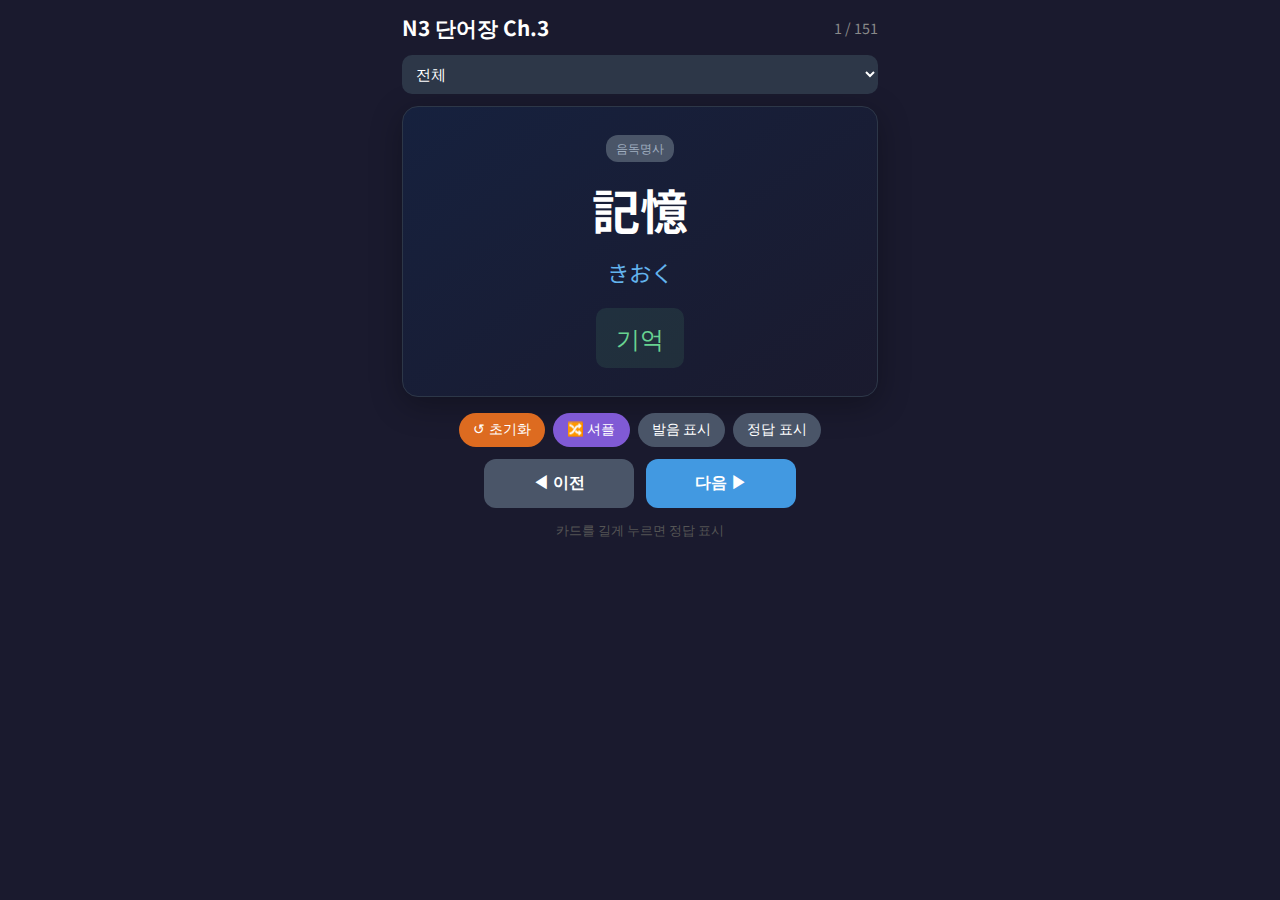
<file: n3/ch03.html>
<!DOCTYPE html>
<html lang="ko">
<head>
    <meta charset="UTF-8">
    <meta name="viewport" content="width=device-width, initial-scale=1.0, user-scalable=no">
    <title>N3 단어장 Ch.3</title>
    <link rel="preconnect" href="https://fonts.googleapis.com">
    <link rel="preconnect" href="https://fonts.gstatic.com" crossorigin>
    <link href="https://fonts.googleapis.com/css2?family=Noto+Sans+JP:wght@400;700&display=swap" rel="stylesheet">
    <style>
        * { box-sizing: border-box; -webkit-tap-highlight-color: transparent; }
        body { font-family: 'Noto Sans JP', -apple-system, BlinkMacSystemFont, 'Segoe UI', sans-serif; margin: 0; padding: 0; background: #1a1a2e; color: #eee; min-height: 100vh; }
        .container { max-width: 500px; margin: 0 auto; padding: 12px; }
        header { display: flex; justify-content: space-between; align-items: center; margin-bottom: 12px; flex-wrap: wrap; gap: 8px; }
        h1 { font-size: 1.3rem; margin: 0; color: #fff; }
        .progress { font-size: 0.9rem; color: #888; }
        .controls { display: flex; gap: 8px; flex-wrap: wrap; margin-bottom: 12px; justify-content: center; }
        .toggle-btn { padding: 8px 14px; border: none; border-radius: 20px; font-size: 0.85rem; cursor: pointer; transition: all 0.2s; }
        .toggle-btn.active { background: #4a5568; color: #fff; }
        .toggle-btn.inactive { background: #2d3748; color: #718096; }
        .toggle-btn.shuffle { background: #805ad5; color: #fff; }
        .toggle-btn.reset { background: #dd6b20; color: #fff; }
        .category-select { width: 100%; padding: 10px; border: none; border-radius: 10px; background: #2d3748; color: #fff; font-size: 0.95rem; margin-bottom: 12px; }
        .card { background: linear-gradient(145deg, #16213e, #1a1a2e); border-radius: 16px; padding: 28px 20px; min-height: 280px; display: flex; flex-direction: column; justify-content: center; align-items: center; box-shadow: 0 8px 32px rgba(0,0,0,0.3); margin-bottom: 16px; border: 1px solid #2d3748; }
        .kanji { font-family: 'Noto Sans JP', sans-serif; font-size: 3rem; font-weight: bold; color: #fff; margin-bottom: 16px; text-align: center; line-height: 1.3; user-select: text; -webkit-user-select: text; }
        .reading { font-family: 'Noto Sans JP', sans-serif; font-size: 1.4rem; color: #63b3ed; margin-bottom: 20px; text-align: center; user-select: text; -webkit-user-select: text; }
        .meaning { font-size: 1.5rem; color: #68d391; text-align: center; padding: 12px 20px; background: rgba(104, 211, 145, 0.1); border-radius: 10px; }
        .hidden { visibility: hidden; }
        .nav-buttons { display: flex; gap: 12px; justify-content: center; }
        .nav-btn { flex: 1; max-width: 150px; padding: 14px 20px; border: none; border-radius: 12px; font-size: 1rem; font-weight: 600; cursor: pointer; transition: all 0.2s; }
        .nav-btn.prev { background: #4a5568; color: #fff; }
        .nav-btn.next { background: #4299e1; color: #fff; }
        .nav-btn:active { transform: scale(0.96); }
        .category-tag { font-size: 0.75rem; padding: 4px 10px; background: #4a5568; border-radius: 12px; margin-bottom: 16px; color: #a0aec0; }
        .tap-hint { text-align: center; font-size: 0.8rem; color: #555; margin-top: 12px; }
    </style>
</head>
<body>
    <div class="container">
        <header>
            <h1>N3 단어장 Ch.3</h1>
            <span class="progress" id="progress">1 / 100</span>
        </header>
        <select class="category-select" id="categorySelect" onchange="changeCategory()">
            <option value="all">전체</option>
            <option value="음독명사">음독 명사</option>
            <option value="훈독명사">훈독 명사</option>
            <option value="동사">동사</option>
            <option value="い형용사">い형용사</option>
            <option value="な형용사">な형용사</option>
            <option value="부사">부사 및 기타</option>
            <option value="가타카나">가타카나어</option>
        </select>
        <div class="card" id="card">
            <span class="category-tag" id="categoryTag">명사</span>
            <div class="kanji" id="kanji">漢字</div>
            <div class="reading" id="reading">かんじ</div>
            <div class="meaning" id="meaning">한자</div>
        </div>
        <div class="controls">
            <button class="toggle-btn reset" onclick="resetOrder()">↺ 초기화</button>
            <button class="toggle-btn shuffle" onclick="shuffleCards()">🔀 셔플</button>
            <button class="toggle-btn active" id="toggleReading" onclick="toggleReading()">발음 표시</button>
            <button class="toggle-btn active" id="toggleMeaning" onclick="toggleMeaning()">정답 표시</button>
        </div>
        <div class="nav-buttons">
            <button class="nav-btn prev" onclick="prevCard()">◀ 이전</button>
            <button class="nav-btn next" onclick="nextCard()">다음 ▶</button>
        </div>
        <p class="tap-hint">카드를 길게 누르면 정답 표시</p>
    </div>
    <script>
        const STORAGE_KEY = 'n3_ch03_state';
        const words = [
            // 음독 명사
            {kanji: "記憶", reading: "きおく", meaning: "기억", category: "음독명사"},
            {kanji: "機会", reading: "きかい", meaning: "기회", category: "음독명사"},
            {kanji: "機械", reading: "きかい", meaning: "기계", category: "음독명사"},
            {kanji: "季節", reading: "きせつ", meaning: "계절", category: "음독명사"},
            {kanji: "規則", reading: "きそく", meaning: "규칙", category: "음독명사"},
            {kanji: "期待", reading: "きたい", meaning: "기대", category: "음독명사"},
            {kanji: "帰宅", reading: "きたく", meaning: "귀가", category: "음독명사"},
            {kanji: "喫茶店", reading: "きっさてん", meaning: "다방, 찻집", category: "음독명사"},
            {kanji: "記入", reading: "きにゅう", meaning: "기입", category: "음독명사"},
            {kanji: "気分", reading: "きぶん", meaning: "기분", category: "음독명사"},
            {kanji: "疑問", reading: "ぎもん", meaning: "의문", category: "음독명사"},
            {kanji: "逆", reading: "ぎゃく", meaning: "역, 반대", category: "음독명사"},
            {kanji: "急行", reading: "きゅうこう", meaning: "급행", category: "음독명사"},
            {kanji: "休日", reading: "きゅうじつ", meaning: "휴일", category: "음독명사"},
            {kanji: "牛肉", reading: "ぎゅうにく", meaning: "쇠고기", category: "음독명사"},
            {kanji: "牛乳", reading: "ぎゅうにゅう", meaning: "우유", category: "음독명사"},
            {kanji: "教育", reading: "きょういく", meaning: "교육", category: "음독명사"},
            {kanji: "教師", reading: "きょうし", meaning: "교사", category: "음독명사"},
            {kanji: "教室", reading: "きょうしつ", meaning: "교실", category: "음독명사"},
            {kanji: "競争", reading: "きょうそう", meaning: "경쟁", category: "음독명사"},
            {kanji: "兄弟", reading: "きょうだい", meaning: "형제", category: "음독명사"},
            {kanji: "共通", reading: "きょうつう", meaning: "공통", category: "음독명사"},
            {kanji: "共同", reading: "きょうどう", meaning: "공동", category: "음독명사"},
            {kanji: "興味", reading: "きょうみ", meaning: "흥미", category: "음독명사"},
            {kanji: "協力", reading: "きょうりょく", meaning: "협력", category: "음독명사"},
            {kanji: "去年", reading: "きょねん", meaning: "작년", category: "음독명사"},
            {kanji: "距離", reading: "きょり", meaning: "거리", category: "음독명사"},
            {kanji: "記録", reading: "きろく", meaning: "기록", category: "음독명사"},
            {kanji: "禁煙", reading: "きんえん", meaning: "금연", category: "음독명사"},
            {kanji: "銀行", reading: "ぎんこう", meaning: "은행", category: "음독명사"},
            {kanji: "禁止", reading: "きんし", meaning: "금지", category: "음독명사"},
            {kanji: "近所", reading: "きんじょ", meaning: "근처", category: "음독명사"},
            {kanji: "区域", reading: "くいき", meaning: "구역", category: "음독명사"},
            {kanji: "空気", reading: "くうき", meaning: "공기", category: "음독명사"},
            {kanji: "空港", reading: "くうこう", meaning: "공항", category: "음독명사"},
            {kanji: "区別", reading: "くべつ", meaning: "구별", category: "음독명사"},
            {kanji: "苦労", reading: "くろう", meaning: "고생", category: "음독명사"},
            {kanji: "訓練", reading: "くんれん", meaning: "훈련", category: "음독명사"},
            {kanji: "経営", reading: "けいえい", meaning: "경영", category: "음독명사"},
            {kanji: "計画", reading: "けいかく", meaning: "계획", category: "음독명사"},
            {kanji: "警官", reading: "けいかん", meaning: "경관, 경찰관", category: "음독명사"},
            {kanji: "経験", reading: "けいけん", meaning: "경험", category: "음독명사"},
            {kanji: "経済", reading: "けいざい", meaning: "경제", category: "음독명사"},
            {kanji: "警察", reading: "けいさつ", meaning: "경찰", category: "음독명사"},
            {kanji: "計算", reading: "けいさん", meaning: "계산", category: "음독명사"},
            {kanji: "経由", reading: "けいゆ", meaning: "경유", category: "음독명사"},
            {kanji: "けが", reading: "けが", meaning: "부상, 다침", category: "음독명사"},
            {kanji: "外科", reading: "げか", meaning: "외과", category: "음독명사"},
            {kanji: "景色", reading: "けしき", meaning: "경치", category: "음독명사"},
            {kanji: "血液型", reading: "けつえきがた", meaning: "혈액형", category: "음독명사"},
            {kanji: "結果", reading: "けっか", meaning: "결과", category: "음독명사"},
            {kanji: "結婚", reading: "けっこん", meaning: "결혼", category: "음독명사"},
            {kanji: "欠点", reading: "けってん", meaning: "결점", category: "음독명사"},
            {kanji: "結論", reading: "けつろん", meaning: "결론", category: "음독명사"},
            {kanji: "件", reading: "けん", meaning: "건", category: "음독명사"},
            {kanji: "県", reading: "けん", meaning: "현(일본의 행정구역)", category: "음독명사"},
            {kanji: "原因", reading: "げんいん", meaning: "원인", category: "음독명사"},
            {kanji: "玄関", reading: "げんかん", meaning: "현관", category: "음독명사"},
            {kanji: "研究", reading: "けんきゅう", meaning: "연구", category: "음독명사"},
            {kanji: "健康", reading: "けんこう", meaning: "건강", category: "음독명사"},
            {kanji: "検査", reading: "けんさ", meaning: "검사", category: "음독명사"},
            {kanji: "現在", reading: "げんざい", meaning: "현재", category: "음독명사"},
            {kanji: "研修", reading: "けんしゅう", meaning: "연수", category: "음독명사"},
            {kanji: "減少", reading: "げんしょう", meaning: "감소", category: "음독명사"},
            {kanji: "見物", reading: "けんぶつ", meaning: "구경", category: "음독명사"},
            {kanji: "原料", reading: "げんりょう", meaning: "원료", category: "음독명사"},
            
            // 훈독 명사
            {kanji: "黄色", reading: "きいろ", meaning: "노랑", category: "훈독명사"},
            {kanji: "傷", reading: "きず", meaning: "상처", category: "훈독명사"},
            {kanji: "切手", reading: "きって", meaning: "우표", category: "훈독명사"},
            {kanji: "切符", reading: "きっぷ", meaning: "표, 티켓", category: "훈독명사"},
            {kanji: "気持ち", reading: "きもち", meaning: "마음, 기분, 감정", category: "훈독명사"},
            {kanji: "着物", reading: "きもの", meaning: "옷, 기모노(일본 옷)", category: "훈독명사"},
            {kanji: "具合", reading: "ぐあい", meaning: "형편, 상태", category: "훈독명사"},
            {kanji: "草", reading: "くさ", meaning: "풀", category: "훈독명사"},
            {kanji: "薬", reading: "くすり", meaning: "약", category: "훈독명사"},
            {kanji: "くせ", reading: "くせ", meaning: "버릇", category: "훈독명사"},
            {kanji: "果物", reading: "くだもの", meaning: "과일", category: "훈독명사"},
            {kanji: "靴", reading: "くつ", meaning: "구두, 신발", category: "훈독명사"},
            {kanji: "靴下", reading: "くつした", meaning: "양말", category: "훈독명사"},
            {kanji: "首", reading: "くび", meaning: "목", category: "훈독명사"},
            {kanji: "雲", reading: "くも", meaning: "구름", category: "훈독명사"},
            {kanji: "今朝", reading: "けさ", meaning: "오늘 아침", category: "훈독명사"},
            
            // 동사
            {kanji: "思い出す", reading: "おもいだす", meaning: "떠올리다", category: "동사"},
            {kanji: "泳ぐ", reading: "およぐ", meaning: "헤엄치다", category: "동사"},
            {kanji: "降りる", reading: "おりる", meaning: "(탈것에서) 내리다", category: "동사"},
            {kanji: "折る", reading: "おる", meaning: "접다, 꺾다", category: "동사"},
            {kanji: "折れる", reading: "おれる", meaning: "접히다, 꺾이다", category: "동사"},
            {kanji: "終わる", reading: "おわる", meaning: "끝나다", category: "동사"},
            {kanji: "買う", reading: "かう", meaning: "사다", category: "동사"},
            {kanji: "返す", reading: "かえす", meaning: "되돌려주다", category: "동사"},
            {kanji: "替える", reading: "かえる", meaning: "교환하다, 교체하다", category: "동사"},
            {kanji: "帰る", reading: "かえる", meaning: "돌아가다, 돌아오다", category: "동사"},
            {kanji: "変える", reading: "かえる", meaning: "바꾸다, 변경하다", category: "동사"},
            {kanji: "輝く", reading: "かがやく", meaning: "빛나다, 반짝이다", category: "동사"},
            {kanji: "掛かる", reading: "かかる", meaning: "걸리다", category: "동사"},
            {kanji: "書く", reading: "かく", meaning: "쓰다", category: "동사"},
            {kanji: "隠す", reading: "かくす", meaning: "숨기다", category: "동사"},
            {kanji: "掛ける", reading: "かける", meaning: "걸다", category: "동사"},
            {kanji: "駆ける", reading: "かける", meaning: "뛰다, 달리다", category: "동사"},
            {kanji: "囲む", reading: "かこむ", meaning: "두르다, 둘러싸다", category: "동사"},
            {kanji: "重なる", reading: "かさなる", meaning: "거듭되다, 반복되다", category: "동사"},
            {kanji: "重ねる", reading: "かさねる", meaning: "거듭하다, 반복하다", category: "동사"},
            {kanji: "飾る", reading: "かざる", meaning: "꾸미다, 장식하다", category: "동사"},
            {kanji: "貸す", reading: "かす", meaning: "빌려주다", category: "동사"},
            {kanji: "数える", reading: "かぞえる", meaning: "(수를) 세다", category: "동사"},
            {kanji: "片付ける", reading: "かたづける", meaning: "정돈하다, 정리하다", category: "동사"},
            {kanji: "勝つ", reading: "かつ", meaning: "이기다", category: "동사"},
            {kanji: "被る", reading: "かぶる", meaning: "(모자 등을) 쓰다, 뒤집어쓰다", category: "동사"},
            {kanji: "噛む", reading: "かむ", meaning: "씹다, 물다", category: "동사"},
            {kanji: "通う", reading: "かよう", meaning: "다니다", category: "동사"},
            {kanji: "借りる", reading: "かりる", meaning: "빌리다", category: "동사"},
            {kanji: "枯れる", reading: "かれる", meaning: "(식물이) 마르다, 말라 죽다", category: "동사"},
            {kanji: "かわいがる", reading: "かわいがる", meaning: "귀여워하다", category: "동사"},
            {kanji: "乾く", reading: "かわく", meaning: "마르다, 건조하다", category: "동사"},
            {kanji: "変わる", reading: "かわる", meaning: "바뀌다, 달라지다", category: "동사"},
            
            // い형용사
            {kanji: "うらやましい", reading: "うらやましい", meaning: "부럽다", category: "い형용사"},
            {kanji: "うるさい", reading: "うるさい", meaning: "시끄럽다", category: "い형용사"},
            {kanji: "嬉しい", reading: "うれしい", meaning: "기쁘다", category: "い형용사"},
            {kanji: "おいしい", reading: "おいしい", meaning: "맛있다", category: "い형용사"},
            {kanji: "多い", reading: "おおい", meaning: "많다", category: "い형용사"},
            {kanji: "おかしい", reading: "おかしい", meaning: "이상하다", category: "い형용사"},
            {kanji: "おしい", reading: "おしい", meaning: "아깝다", category: "い형용사"},
            {kanji: "遅い", reading: "おそい", meaning: "늦다", category: "い형용사"},
            {kanji: "大人しい", reading: "おとなしい", meaning: "점잖다, 얌전하다", category: "い형용사"},
            {kanji: "重い", reading: "おもい", meaning: "무겁다", category: "い형용사"},
            {kanji: "面白い", reading: "おもしろい", meaning: "재미있다", category: "い형용사"},
            {kanji: "固い", reading: "かたい", meaning: "딱딱하다, 단단하다", category: "い형용사"},
            {kanji: "悲しい", reading: "かなしい", meaning: "슬프다", category: "い형용사"},
            
            // な형용사
            {kanji: "危険だ", reading: "きけんだ", meaning: "위험하다", category: "な형용사"},
            {kanji: "貴重だ", reading: "きちょうだ", meaning: "귀중하다", category: "な형용사"},
            {kanji: "器用だ", reading: "きようだ", meaning: "솜씨가 좋다", category: "な형용사"},
            {kanji: "嫌いだ", reading: "きらいだ", meaning: "싫어하다", category: "な형용사"},
            {kanji: "結構だ", reading: "けっこうだ", meaning: "훌륭하다, 괜찮다", category: "な형용사"},
            {kanji: "元気だ", reading: "げんきだ", meaning: "건강하다, 힘기차다", category: "な형용사"},
            
            // 부사 및 기타
            {kanji: "きちんと", reading: "きちんと", meaning: "깔끔히, 정확히", category: "부사"},
            {kanji: "ぎっしり", reading: "ぎっしり", meaning: "빽빽이", category: "부사"},
            {kanji: "きっと", reading: "きっと", meaning: "꼭(영원, 확신), 분명, 틀림없이", category: "부사"},
            {kanji: "急に", reading: "きゅうに", meaning: "갑자기", category: "부사"},
            {kanji: "ぐっすり", reading: "ぐっすり", meaning: "푹", category: "부사"},
            {kanji: "ぐったり", reading: "ぐったり", meaning: "녹초가 됨", category: "부사"},
            {kanji: "けっして", reading: "けっして", meaning: "결코", category: "부사"},
            {kanji: "こっそり", reading: "こっそり", meaning: "남몰래, 살짝", category: "부사"},
            
            // 가타카나어
            {kanji: "カロリー", reading: "カロリー", meaning: "칼로리", category: "가타카나"},
            {kanji: "カレンダー", reading: "カレンダー", meaning: "캘린더, 달력", category: "가타카나"},
            {kanji: "キャンセル", reading: "キャンセル", meaning: "취소", category: "가타카나"},
            {kanji: "キロ(グラム)", reading: "キロ(グラム)", meaning: "킬로그램", category: "가타카나"},
            {kanji: "キロ(メートル)", reading: "キロ(メートル)", meaning: "킬로미터", category: "가타카나"},
            {kanji: "ケーキ", reading: "ケーキ", meaning: "케이크", category: "가타카나"},
            {kanji: "クーラー", reading: "クーラー", meaning: "쿨러, 냉방 장치", category: "가타카나"},
            {kanji: "クラス", reading: "クラス", meaning: "클래스, 학급", category: "가타카나"},
            {kanji: "グループ", reading: "グループ", meaning: "그룹, 모둠", category: "가타카나"},
        ];

        let currentIndex = 0;
        let filteredWords = [...words];
        let showReading = true;
        let showMeaning = true;
        let currentCategory = 'all';
        let isNavigating = false;
        let longPressTimer = null;
        let isLongPress = false;

        function saveState() {
            const state = { currentIndex, showReading, showMeaning, currentCategory };
            localStorage.setItem(STORAGE_KEY, JSON.stringify(state));
        }

        function loadState() {
            const saved = localStorage.getItem(STORAGE_KEY);
            if (saved) {
                const state = JSON.parse(saved);
                currentIndex = state.currentIndex || 0;
                showReading = state.showReading !== undefined ? state.showReading : true;
                showMeaning = state.showMeaning !== undefined ? state.showMeaning : true;
                currentCategory = state.currentCategory || 'all';
                document.getElementById('categorySelect').value = currentCategory;
                if (currentCategory !== 'all') {
                    filteredWords = words.filter(w => w.category === currentCategory);
                }
                if (currentIndex >= filteredWords.length) currentIndex = 0;
                updateToggleButtons();
            }
        }

        function updateToggleButtons() {
            const readingBtn = document.getElementById('toggleReading');
            const meaningBtn = document.getElementById('toggleMeaning');
            readingBtn.className = showReading ? 'toggle-btn active' : 'toggle-btn inactive';
            readingBtn.textContent = showReading ? '발음 표시' : '발음 숨김';
            meaningBtn.className = showMeaning ? 'toggle-btn active' : 'toggle-btn inactive';
            meaningBtn.textContent = showMeaning ? '정답 표시' : '정답 숨김';
        }

        function updateCard() {
            const word = filteredWords[currentIndex];
            document.getElementById('kanji').textContent = word.kanji;
            document.getElementById('reading').textContent = word.reading;
            document.getElementById('meaning').textContent = word.meaning;
            document.getElementById('categoryTag').textContent = word.category;
            document.getElementById('progress').textContent = `${currentIndex + 1} / ${filteredWords.length}`;
            applyVisibility();
            saveState();
        }

        function applyVisibility() {
            document.getElementById('reading').className = showReading ? 'reading' : 'reading hidden';
            document.getElementById('meaning').className = showMeaning ? 'meaning' : 'meaning hidden';
        }

        function toggleReading() {
            showReading = !showReading;
            updateToggleButtons();
            applyVisibility();
            saveState();
        }

        function toggleMeaning() {
            showMeaning = !showMeaning;
            updateToggleButtons();
            applyVisibility();
            saveState();
        }

        function revealTemporary() {
            document.getElementById('reading').className = 'reading';
            document.getElementById('meaning').className = 'meaning';
        }

        function hideTemporary() {
            applyVisibility();
        }

        function nextCard() {
            if (isNavigating) return;
            isNavigating = true;
            currentIndex = (currentIndex + 1) % filteredWords.length;
            updateCard();
            setTimeout(() => { isNavigating = false; }, 250);
        }

        function prevCard() {
            if (isNavigating) return;
            isNavigating = true;
            currentIndex = (currentIndex - 1 + filteredWords.length) % filteredWords.length;
            updateCard();
            setTimeout(() => { isNavigating = false; }, 250);
        }

        function changeCategory() {
            currentCategory = document.getElementById('categorySelect').value;
            if (currentCategory === 'all') {
                filteredWords = [...words];
            } else {
                filteredWords = words.filter(w => w.category === currentCategory);
            }
            currentIndex = 0;
            updateCard();
        }

        function shuffleCards() {
            for (let i = filteredWords.length - 1; i > 0; i--) {
                const j = Math.floor(Math.random() * (i + 1));
                [filteredWords[i], filteredWords[j]] = [filteredWords[j], filteredWords[i]];
            }
            currentIndex = 0;
            updateCard();
        }

        function resetOrder() {
            if (currentCategory === 'all') {
                filteredWords = [...words];
            } else {
                filteredWords = words.filter(w => w.category === currentCategory);
            }
            currentIndex = 0;
            updateCard();
        }

        let touchStartX = 0;
        let touchStartY = 0;
        let touchEndX = 0;
        const card = document.getElementById('card');

        card.addEventListener('touchstart', e => {
            touchStartX = e.changedTouches[0].screenX;
            touchStartY = e.changedTouches[0].screenY;
            isLongPress = false;
            longPressTimer = setTimeout(() => {
                isLongPress = true;
                revealTemporary();
            }, 300);
        });

        card.addEventListener('touchmove', e => {
            const moveX = Math.abs(e.changedTouches[0].screenX - touchStartX);
            const moveY = Math.abs(e.changedTouches[0].screenY - touchStartY);
            if (moveX > 10 || moveY > 10) {
                clearTimeout(longPressTimer);
            }
        });

        card.addEventListener('touchend', e => {
            clearTimeout(longPressTimer);
            if (isLongPress) {
                hideTemporary();
                isLongPress = false;
                return;
            }
            touchEndX = e.changedTouches[0].screenX;
            handleSwipe();
        });

        function handleSwipe() {
            const diff = touchStartX - touchEndX;
            if (Math.abs(diff) > 80) {
                if (diff > 0) nextCard();
                else prevCard();
            }
        }

        document.addEventListener('keydown', e => {
            if (e.key === 'ArrowRight') nextCard();
            if (e.key === 'ArrowLeft') prevCard();
            if (e.key === ' ') { e.preventDefault(); revealTemporary(); }
        });

        document.addEventListener('keyup', e => {
            if (e.key === ' ') hideTemporary();
        });

        document.addEventListener('DOMContentLoaded', function() {
            loadState();
            updateCard();
        });
    </script>
</body>
</html>
</file>
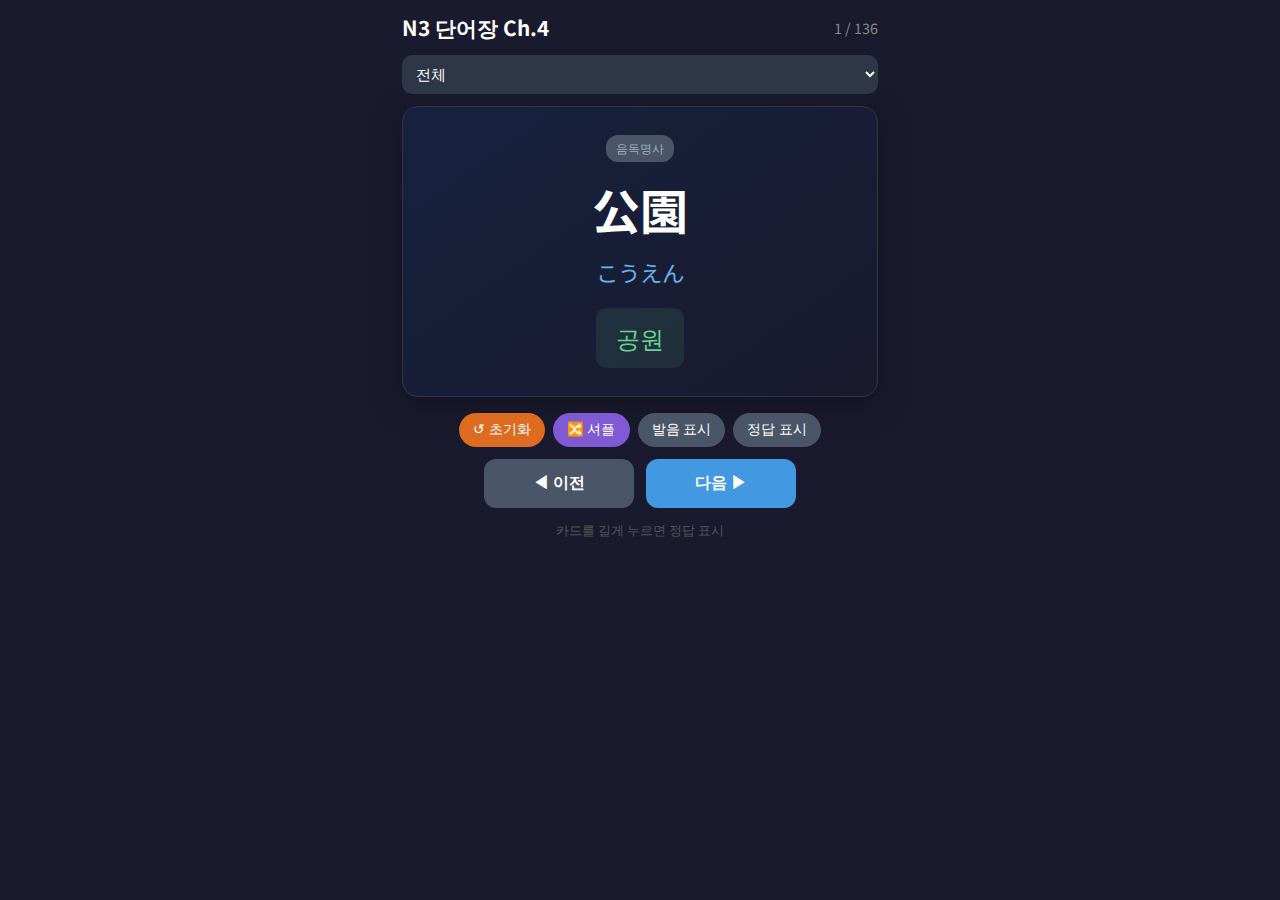
<file: n3/ch04.html>
<!DOCTYPE html>
<html lang="ko">
<head>
    <meta charset="UTF-8">
    <meta name="viewport" content="width=device-width, initial-scale=1.0, user-scalable=no">
    <title>N3 단어장 Ch.4</title>
    <link rel="preconnect" href="https://fonts.googleapis.com">
    <link rel="preconnect" href="https://fonts.gstatic.com" crossorigin>
    <link href="https://fonts.googleapis.com/css2?family=Noto+Sans+JP:wght@400;700&display=swap" rel="stylesheet">
    <style>
        * { box-sizing: border-box; -webkit-tap-highlight-color: transparent; }
        body { font-family: 'Noto Sans JP', -apple-system, BlinkMacSystemFont, 'Segoe UI', sans-serif; margin: 0; padding: 0; background: #1a1a2e; color: #eee; min-height: 100vh; }
        .container { max-width: 500px; margin: 0 auto; padding: 12px; }
        header { display: flex; justify-content: space-between; align-items: center; margin-bottom: 12px; flex-wrap: wrap; gap: 8px; }
        h1 { font-size: 1.3rem; margin: 0; color: #fff; }
        .progress { font-size: 0.9rem; color: #888; }
        .controls { display: flex; gap: 8px; flex-wrap: wrap; margin-bottom: 12px; justify-content: center; }
        .toggle-btn { padding: 8px 14px; border: none; border-radius: 20px; font-size: 0.85rem; cursor: pointer; transition: all 0.2s; }
        .toggle-btn.active { background: #4a5568; color: #fff; }
        .toggle-btn.inactive { background: #2d3748; color: #718096; }
        .toggle-btn.shuffle { background: #805ad5; color: #fff; }
        .toggle-btn.reset { background: #dd6b20; color: #fff; }
        .category-select { width: 100%; padding: 10px; border: none; border-radius: 10px; background: #2d3748; color: #fff; font-size: 0.95rem; margin-bottom: 12px; }
        .card { background: linear-gradient(145deg, #16213e, #1a1a2e); border-radius: 16px; padding: 28px 20px; min-height: 280px; display: flex; flex-direction: column; justify-content: center; align-items: center; box-shadow: 0 8px 32px rgba(0,0,0,0.3); margin-bottom: 16px; border: 1px solid #2d3748; }
        .kanji { font-family: 'Noto Sans JP', sans-serif; font-size: 3rem; font-weight: bold; color: #fff; margin-bottom: 16px; text-align: center; line-height: 1.3; user-select: text; -webkit-user-select: text; }
        .reading { font-family: 'Noto Sans JP', sans-serif; font-size: 1.4rem; color: #63b3ed; margin-bottom: 20px; text-align: center; user-select: text; -webkit-user-select: text; }
        .meaning { font-size: 1.5rem; color: #68d391; text-align: center; padding: 12px 20px; background: rgba(104, 211, 145, 0.1); border-radius: 10px; }
        .hidden { visibility: hidden; }
        .nav-buttons { display: flex; gap: 12px; justify-content: center; }
        .nav-btn { flex: 1; max-width: 150px; padding: 14px 20px; border: none; border-radius: 12px; font-size: 1rem; font-weight: 600; cursor: pointer; transition: all 0.2s; }
        .nav-btn.prev { background: #4a5568; color: #fff; }
        .nav-btn.next { background: #4299e1; color: #fff; }
        .nav-btn:active { transform: scale(0.96); }
        .category-tag { font-size: 0.75rem; padding: 4px 10px; background: #4a5568; border-radius: 12px; margin-bottom: 16px; color: #a0aec0; }
        .tap-hint { text-align: center; font-size: 0.8rem; color: #555; margin-top: 12px; }
    </style>
</head>
<body>
    <div class="container">
        <header>
            <h1>N3 단어장 Ch.4</h1>
            <span class="progress" id="progress">1 / 100</span>
        </header>
        <select class="category-select" id="categorySelect" onchange="changeCategory()">
            <option value="all">전체</option>
            <option value="음독명사">음독 명사</option>
            <option value="훈독명사">훈독 명사</option>
            <option value="동사">동사</option>
            <option value="い형용사">い형용사</option>
            <option value="な형용사">な형용사</option>
            <option value="부사">부사 및 기타</option>
            <option value="가타카나">가타카나어</option>
        </select>
        <div class="card" id="card">
            <span class="category-tag" id="categoryTag">명사</span>
            <div class="kanji" id="kanji">漢字</div>
            <div class="reading" id="reading">かんじ</div>
            <div class="meaning" id="meaning">한자</div>
        </div>
        <div class="controls">
            <button class="toggle-btn reset" onclick="resetOrder()">↺ 초기화</button>
            <button class="toggle-btn shuffle" onclick="shuffleCards()">🔀 셔플</button>
            <button class="toggle-btn active" id="toggleReading" onclick="toggleReading()">발음 표시</button>
            <button class="toggle-btn active" id="toggleMeaning" onclick="toggleMeaning()">정답 표시</button>
        </div>
        <div class="nav-buttons">
            <button class="nav-btn prev" onclick="prevCard()">◀ 이전</button>
            <button class="nav-btn next" onclick="nextCard()">다음 ▶</button>
        </div>
        <p class="tap-hint">카드를 길게 누르면 정답 표시</p>
    </div>
    <script>
        const STORAGE_KEY = 'n3_ch04_state';
        const words = [
            // 음독 명사
            {kanji: "公園", reading: "こうえん", meaning: "공원", category: "음독명사"},
            {kanji: "郊外", reading: "こうがい", meaning: "교외, 변두리", category: "음독명사"},
            {kanji: "公害", reading: "こうがい", meaning: "공해", category: "음독명사"},
            {kanji: "講義", reading: "こうぎ", meaning: "강의", category: "음독명사"},
            {kanji: "工業", reading: "こうぎょう", meaning: "공업", category: "음독명사"},
            {kanji: "高校", reading: "こうこう", meaning: "고교", category: "음독명사"},
            {kanji: "広告", reading: "こうこく", meaning: "광고", category: "음독명사"},
            {kanji: "交差点", reading: "こうさてん", meaning: "교차점, 교차로", category: "음독명사"},
            {kanji: "工事", reading: "こうじ", meaning: "공사", category: "음독명사"},
            {kanji: "工場", reading: "こうじょう", meaning: "공장", category: "음독명사"},
            {kanji: "紅茶", reading: "こうちゃ", meaning: "홍차", category: "음독명사"},
            {kanji: "校長", reading: "こうちょう", meaning: "교장", category: "음독명사"},
            {kanji: "交通", reading: "こうつう", meaning: "교통", category: "음독명사"},
            {kanji: "行動", reading: "こうどう", meaning: "행동", category: "음독명사"},
            {kanji: "交番", reading: "こうばん", meaning: "파출소", category: "음독명사"},
            {kanji: "呼吸", reading: "こきゅう", meaning: "호흡", category: "음독명사"},
            {kanji: "国際", reading: "こくさい", meaning: "국제", category: "음독명사"},
            {kanji: "午後", reading: "ごご", meaning: "오후", category: "음독명사"},
            {kanji: "故障", reading: "こしょう", meaning: "고장", category: "음독명사"},
            {kanji: "個人", reading: "こじん", meaning: "개인", category: "음독명사"},
            {kanji: "午前", reading: "ごぜん", meaning: "오전", category: "음독명사"},
            {kanji: "ごちそう", reading: "ごちそう", meaning: "맛있는 음식", category: "음독명사"},
            {kanji: "御飯", reading: "ごはん", meaning: "밥", category: "음독명사"},
            {kanji: "今月", reading: "こんげつ", meaning: "이번 달", category: "음독명사"},
            {kanji: "混雑", reading: "こんざつ", meaning: "혼잡", category: "음독명사"},
            {kanji: "今週", reading: "こんしゅう", meaning: "금주, 이번 주", category: "음독명사"},
            {kanji: "今度", reading: "こんど", meaning: "이번, 다음", category: "음독명사"},
            {kanji: "今晩", reading: "こんばん", meaning: "오늘 밤, 오늘 저녁", category: "음독명사"},
            {kanji: "今夜", reading: "こんや", meaning: "오늘 밤", category: "음독명사"},
            {kanji: "際", reading: "さい", meaning: "때, 시기, 즈음", category: "음독명사"},
            {kanji: "最近", reading: "さいきん", meaning: "최근", category: "음독명사"},
            {kanji: "最後", reading: "さいご", meaning: "최후", category: "음독명사"},
            {kanji: "最高", reading: "さいこう", meaning: "최고", category: "음독명사"},
            {kanji: "最初", reading: "さいしょ", meaning: "최초", category: "음독명사"},
            {kanji: "最新", reading: "さいしん", meaning: "최신", category: "음독명사"},
            {kanji: "財布", reading: "さいふ", meaning: "지갑", category: "음독명사"},
            {kanji: "作業", reading: "さぎょう", meaning: "작업", category: "음독명사"},
            {kanji: "作文", reading: "さくぶん", meaning: "작문", category: "음독명사"},
            {kanji: "昨年", reading: "さくねん", meaning: "작년", category: "음독명사"},
            {kanji: "昨夜", reading: "さくや", meaning: "어젯밤", category: "음독명사"},
            {kanji: "雑誌", reading: "ざっし", meaning: "잡지", category: "음독명사"},
            {kanji: "砂糖", reading: "さとう", meaning: "설탕", category: "음독명사"},
            {kanji: "差別", reading: "さべつ", meaning: "차별", category: "음독명사"},
            {kanji: "再来年", reading: "さらいねん", meaning: "내후년", category: "음독명사"},
            {kanji: "参加", reading: "さんか", meaning: "참가", category: "음독명사"},
            {kanji: "産業", reading: "さんぎょう", meaning: "산업", category: "음독명사"},
            {kanji: "残業", reading: "ざんぎょう", meaning: "잔업", category: "음독명사"},
            {kanji: "参考", reading: "さんこう", meaning: "참고", category: "음독명사"},
            {kanji: "散歩", reading: "さんぽ", meaning: "산보, 산책", category: "음독명사"},
            {kanji: "市", reading: "し", meaning: "시", category: "음독명사"},
            {kanji: "字", reading: "じ", meaning: "글자", category: "음독명사"},
            {kanji: "司会", reading: "しかい", meaning: "사회", category: "음독명사"},
            {kanji: "時間", reading: "じかん", meaning: "시간", category: "음독명사"},
            {kanji: "至急", reading: "しきゅう", meaning: "지급, 매우 급함", category: "음독명사"},
            {kanji: "試験", reading: "しけん", meaning: "시험", category: "음독명사"},
            {kanji: "事件", reading: "じけん", meaning: "사건", category: "음독명사"},
            {kanji: "資源", reading: "しげん", meaning: "자원", category: "음독명사"},
            {kanji: "事故", reading: "じこ", meaning: "사고", category: "음독명사"},
            
            // 훈독 명사
            {kanji: "声", reading: "こえ", meaning: "목소리", category: "훈독명사"},
            {kanji: "今年", reading: "ことし", meaning: "올해", category: "훈독명사"},
            {kanji: "言葉", reading: "ことば", meaning: "말", category: "훈독명사"},
            {kanji: "小鳥", reading: "ことり", meaning: "작은 새", category: "훈독명사"},
            {kanji: "この頃", reading: "このごろ", meaning: "요즘", category: "훈독명사"},
            {kanji: "米", reading: "こめ", meaning: "쌀", category: "훈독명사"},
            {kanji: "〜頃", reading: "〜ごろ", meaning: "~무렵, ~즈음", category: "훈독명사"},
            {kanji: "坂", reading: "さか", meaning: "언덕", category: "훈독명사"},
            {kanji: "魚", reading: "さかな", meaning: "물고기, 생선", category: "훈독명사"},
            {kanji: "先", reading: "さき", meaning: "끝, 앞", category: "훈독명사"},
            {kanji: "試合", reading: "しあい", meaning: "시합", category: "훈독명사"},
            {kanji: "塩", reading: "しお", meaning: "소금", category: "훈독명사"},
            {kanji: "仕事", reading: "しごと", meaning: "일", category: "훈독명사"},
            
            // 동사
            {kanji: "考える", reading: "かんがえる", meaning: "생각하다", category: "동사"},
            {kanji: "感じる", reading: "かんじる", meaning: "느끼다", category: "동사"},
            {kanji: "頑張る", reading: "がんばる", meaning: "노력하다", category: "동사"},
            {kanji: "消える", reading: "きえる", meaning: "꺼지다, 사라지다", category: "동사"},
            {kanji: "聞く", reading: "きく", meaning: "듣다, 묻다", category: "동사"},
            {kanji: "聞こえる", reading: "きこえる", meaning: "들리다", category: "동사"},
            {kanji: "決まる", reading: "きまる", meaning: "정해지다", category: "동사"},
            {kanji: "決める", reading: "きめる", meaning: "정하다", category: "동사"},
            {kanji: "切る", reading: "きる", meaning: "자르다, 끊다", category: "동사"},
            {kanji: "着る", reading: "きる", meaning: "입다", category: "동사"},
            {kanji: "くたびれる", reading: "くたびれる", meaning: "지치다", category: "동사"},
            {kanji: "配る", reading: "くばる", meaning: "나누어주다", category: "동사"},
            {kanji: "組む", reading: "くむ", meaning: "끼다, 짜다", category: "동사"},
            {kanji: "くもる", reading: "くもる", meaning: "흐리다", category: "동사"},
            {kanji: "暮らす", reading: "くらす", meaning: "살다, 생활하다", category: "동사"},
            {kanji: "比べる", reading: "くらべる", meaning: "비교하다", category: "동사"},
            {kanji: "暮れる", reading: "くれる", meaning: "(해·계절 등이) 저물다", category: "동사"},
            {kanji: "加える", reading: "くわえる", meaning: "더하다", category: "동사"},
            {kanji: "消す", reading: "けす", meaning: "끄다, 지우다", category: "동사"},
            {kanji: "答える", reading: "こたえる", meaning: "응답하다, 대답하다", category: "동사"},
            {kanji: "断る", reading: "ことわる", meaning: "거절하다", category: "동사"},
            {kanji: "困る", reading: "こまる", meaning: "난처하다", category: "동사"},
            {kanji: "込む", reading: "こむ", meaning: "붐비다", category: "동사"},
            {kanji: "転ぶ", reading: "ころぶ", meaning: "구르다", category: "동사"},
            {kanji: "壊す", reading: "こわす", meaning: "부수다, 파괴하다", category: "동사"},
            {kanji: "壊れる", reading: "こわれる", meaning: "부서지다, 파괴되다, 고장나다", category: "동사"},
            
            // い형용사
            {kanji: "辛い", reading: "からい", meaning: "맵다", category: "い형용사"},
            {kanji: "軽い", reading: "かるい", meaning: "가볍다", category: "い형용사"},
            {kanji: "可愛らしい", reading: "かわいらしい", meaning: "귀엽다, 사랑스럽다", category: "い형용사"},
            {kanji: "汚い", reading: "きたない", meaning: "더럽다, 지저분하다", category: "い형용사"},
            {kanji: "きつい", reading: "きつい", meaning: "힘들다, 꽉 끼다", category: "い형용사"},
            {kanji: "厳しい", reading: "きびしい", meaning: "엄격하다, 혹독하다", category: "い형용사"},
            {kanji: "くだらない", reading: "くだらない", meaning: "시시하다", category: "い형용사"},
            {kanji: "くやしい", reading: "くやしい", meaning: "분하다", category: "い형용사"},
            {kanji: "暗い", reading: "くらい", meaning: "어둡다", category: "い형용사"},
            {kanji: "苦しい", reading: "くるしい", meaning: "괴롭다", category: "い형용사"},
            {kanji: "黒い", reading: "くろい", meaning: "검다", category: "い형용사"},
            {kanji: "詳しい", reading: "くわしい", meaning: "자세하다", category: "い형용사"},
            
            // な형용사
            {kanji: "幸いだ", reading: "さいわいだ", meaning: "다행이다", category: "な형용사"},
            {kanji: "盛んだ", reading: "さかんだ", meaning: "번성하다", category: "な형용사"},
            {kanji: "様々だ", reading: "さまざまだ", meaning: "다양하다, 여러 가지이다", category: "な형용사"},
            {kanji: "爽やかだ", reading: "さわやかだ", meaning: "상쾌하다", category: "な형용사"},
            {kanji: "残念だ", reading: "ざんねんだ", meaning: "유감이다", category: "な형용사"},
            {kanji: "幸せだ", reading: "しあわせだ", meaning: "행복하다", category: "な형용사"},
            {kanji: "静かだ", reading: "しずかだ", meaning: "조용하다", category: "な형용사"},
            {kanji: "失礼だ", reading: "しつれいだ", meaning: "무례하다", category: "な형용사"},
            
            // 부사 및 기타
            {kanji: "さすが", reading: "さすが", meaning: "몹시", category: "부사"},
            {kanji: "しっかり", reading: "しっかり", meaning: "꽉, 아무지게, 제대로", category: "부사"},
            {kanji: "徐々に", reading: "じょじょに", meaning: "서서히", category: "부사"},
            {kanji: "ずいぶん", reading: "ずいぶん", meaning: "몹시, 대단히", category: "부사"},
            {kanji: "少なくとも", reading: "すくなくとも", meaning: "적어도", category: "부사"},
            {kanji: "少し", reading: "すこし", meaning: "조금, 약간", category: "부사"},
            {kanji: "すっかり", reading: "すっかり", meaning: "완전히", category: "부사"},
            {kanji: "せっかく", reading: "せっかく", meaning: "모처럼", category: "부사"},
            {kanji: "絶対", reading: "ぜったい", meaning: "절대", category: "부사"},
            {kanji: "そっと", reading: "そっと", meaning: "살짝, 몰래", category: "부사"},
            {kanji: "そろそろ", reading: "そろそろ", meaning: "슬슬", category: "부사"},
            
            // 가타카나어
            {kanji: "コンクール", reading: "コンクール", meaning: "콩쿠르", category: "가타카나"},
            {kanji: "コンクリート", reading: "コンクリート", meaning: "콘크리트", category: "가타카나"},
            {kanji: "コンセント", reading: "コンセント", meaning: "콘센트", category: "가타카나"},
            {kanji: "コンピューター", reading: "コンピューター", meaning: "컴퓨터", category: "가타카나"},
            {kanji: "サービス", reading: "サービス", meaning: "서비스", category: "가타카나"},
            {kanji: "サラダ", reading: "サラダ", meaning: "샐러드", category: "가타카나"},
            {kanji: "シリーズ", reading: "シリーズ", meaning: "시리즈", category: "가타카나"},
            {kanji: "シャワー", reading: "シャワー", meaning: "샤워", category: "가타카나"},
        ];

        let currentIndex = 0;
        let filteredWords = [...words];
        let showReading = true;
        let showMeaning = true;
        let currentCategory = 'all';
        let isNavigating = false;
        let longPressTimer = null;
        let isLongPress = false;

        function saveState() {
            const state = { currentIndex, showReading, showMeaning, currentCategory };
            localStorage.setItem(STORAGE_KEY, JSON.stringify(state));
        }

        function loadState() {
            const saved = localStorage.getItem(STORAGE_KEY);
            if (saved) {
                const state = JSON.parse(saved);
                currentIndex = state.currentIndex || 0;
                showReading = state.showReading !== undefined ? state.showReading : true;
                showMeaning = state.showMeaning !== undefined ? state.showMeaning : true;
                currentCategory = state.currentCategory || 'all';
                document.getElementById('categorySelect').value = currentCategory;
                if (currentCategory !== 'all') {
                    filteredWords = words.filter(w => w.category === currentCategory);
                }
                if (currentIndex >= filteredWords.length) currentIndex = 0;
                updateToggleButtons();
            }
        }

        function updateToggleButtons() {
            const readingBtn = document.getElementById('toggleReading');
            const meaningBtn = document.getElementById('toggleMeaning');
            readingBtn.className = showReading ? 'toggle-btn active' : 'toggle-btn inactive';
            readingBtn.textContent = showReading ? '발음 표시' : '발음 숨김';
            meaningBtn.className = showMeaning ? 'toggle-btn active' : 'toggle-btn inactive';
            meaningBtn.textContent = showMeaning ? '정답 표시' : '정답 숨김';
        }

        function updateCard() {
            const word = filteredWords[currentIndex];
            document.getElementById('kanji').textContent = word.kanji;
            document.getElementById('reading').textContent = word.reading;
            document.getElementById('meaning').textContent = word.meaning;
            document.getElementById('categoryTag').textContent = word.category;
            document.getElementById('progress').textContent = `${currentIndex + 1} / ${filteredWords.length}`;
            applyVisibility();
            saveState();
        }

        function applyVisibility() {
            document.getElementById('reading').className = showReading ? 'reading' : 'reading hidden';
            document.getElementById('meaning').className = showMeaning ? 'meaning' : 'meaning hidden';
        }

        function toggleReading() {
            showReading = !showReading;
            updateToggleButtons();
            applyVisibility();
            saveState();
        }

        function toggleMeaning() {
            showMeaning = !showMeaning;
            updateToggleButtons();
            applyVisibility();
            saveState();
        }

        function revealTemporary() {
            document.getElementById('reading').className = 'reading';
            document.getElementById('meaning').className = 'meaning';
        }

        function hideTemporary() {
            applyVisibility();
        }

        function nextCard() {
            if (isNavigating) return;
            isNavigating = true;
            currentIndex = (currentIndex + 1) % filteredWords.length;
            updateCard();
            setTimeout(() => { isNavigating = false; }, 250);
        }

        function prevCard() {
            if (isNavigating) return;
            isNavigating = true;
            currentIndex = (currentIndex - 1 + filteredWords.length) % filteredWords.length;
            updateCard();
            setTimeout(() => { isNavigating = false; }, 250);
        }

        function changeCategory() {
            currentCategory = document.getElementById('categorySelect').value;
            if (currentCategory === 'all') {
                filteredWords = [...words];
            } else {
                filteredWords = words.filter(w => w.category === currentCategory);
            }
            currentIndex = 0;
            updateCard();
        }

        function shuffleCards() {
            for (let i = filteredWords.length - 1; i > 0; i--) {
                const j = Math.floor(Math.random() * (i + 1));
                [filteredWords[i], filteredWords[j]] = [filteredWords[j], filteredWords[i]];
            }
            currentIndex = 0;
            updateCard();
        }

        function resetOrder() {
            if (currentCategory === 'all') {
                filteredWords = [...words];
            } else {
                filteredWords = words.filter(w => w.category === currentCategory);
            }
            currentIndex = 0;
            updateCard();
        }

        let touchStartX = 0;
        let touchStartY = 0;
        let touchEndX = 0;
        const card = document.getElementById('card');

        card.addEventListener('touchstart', e => {
            touchStartX = e.changedTouches[0].screenX;
            touchStartY = e.changedTouches[0].screenY;
            isLongPress = false;
            longPressTimer = setTimeout(() => {
                isLongPress = true;
                revealTemporary();
            }, 300);
        });

        card.addEventListener('touchmove', e => {
            const moveX = Math.abs(e.changedTouches[0].screenX - touchStartX);
            const moveY = Math.abs(e.changedTouches[0].screenY - touchStartY);
            if (moveX > 10 || moveY > 10) {
                clearTimeout(longPressTimer);
            }
        });

        card.addEventListener('touchend', e => {
            clearTimeout(longPressTimer);
            if (isLongPress) {
                hideTemporary();
                isLongPress = false;
                return;
            }
            touchEndX = e.changedTouches[0].screenX;
            handleSwipe();
        });

        function handleSwipe() {
            const diff = touchStartX - touchEndX;
            if (Math.abs(diff) > 80) {
                if (diff > 0) nextCard();
                else prevCard();
            }
        }

        document.addEventListener('keydown', e => {
            if (e.key === 'ArrowRight') nextCard();
            if (e.key === 'ArrowLeft') prevCard();
            if (e.key === ' ') { e.preventDefault(); revealTemporary(); }
        });

        document.addEventListener('keyup', e => {
            if (e.key === ' ') hideTemporary();
        });

        document.addEventListener('DOMContentLoaded', function() {
            loadState();
            updateCard();
        });
    </script>
</body>
</html>
</file>
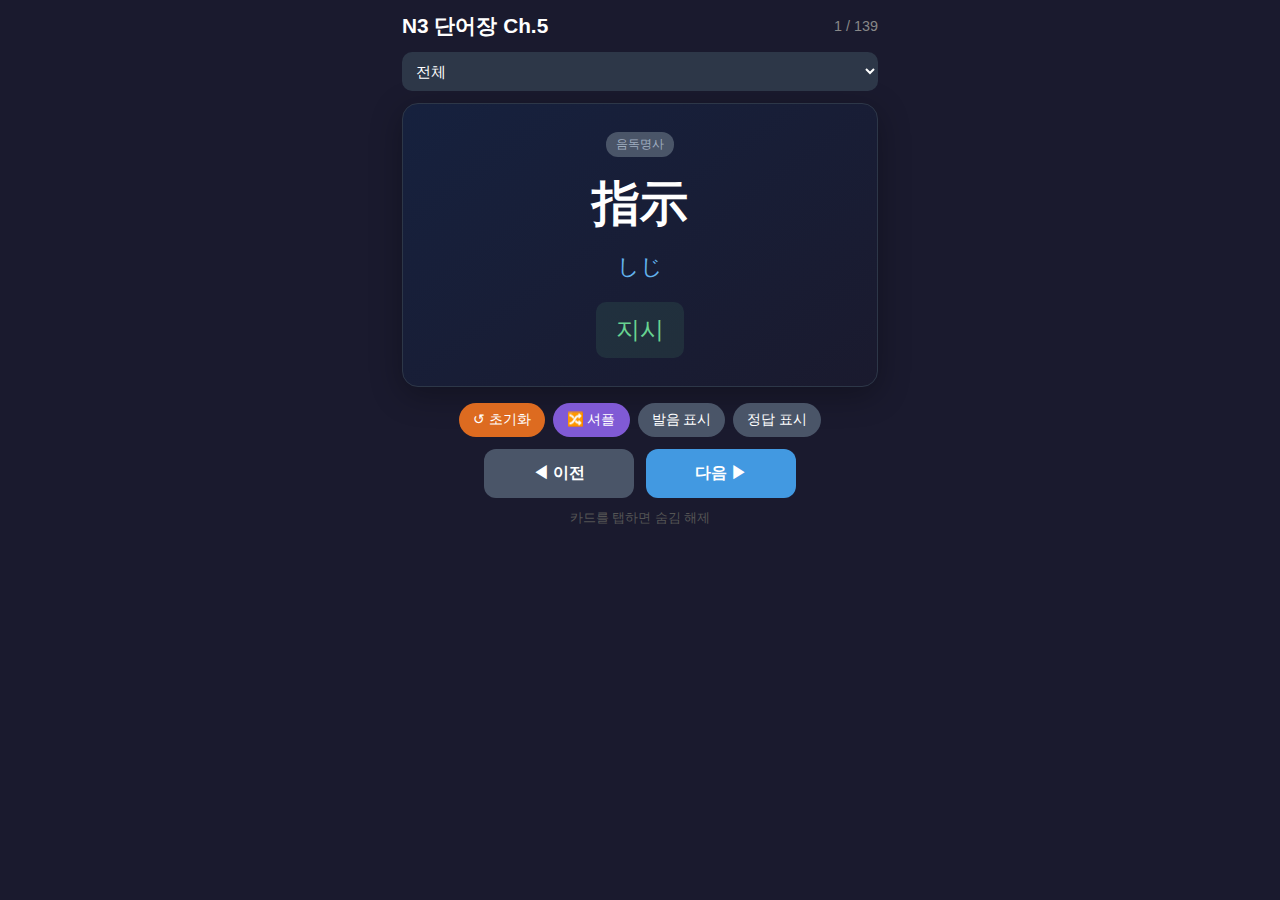
<file: n3/ch05.html>
<!DOCTYPE html>
<html lang="ko">
<head>
    <meta charset="UTF-8">
    <meta name="viewport" content="width=device-width, initial-scale=1.0, user-scalable=no">
    <title>N3 단어장 Ch.5</title>
    <style>
        * {
            box-sizing: border-box;
            -webkit-tap-highlight-color: transparent;
        }
        body {
            font-family: -apple-system, BlinkMacSystemFont, 'Segoe UI', sans-serif;
            margin: 0;
            padding: 0;
            background: #1a1a2e;
            color: #eee;
            min-height: 100vh;
            user-select: none;
        }
        .container {
            max-width: 500px;
            margin: 0 auto;
            padding: 12px;
        }
        header {
            display: flex;
            justify-content: space-between;
            align-items: center;
            margin-bottom: 12px;
            flex-wrap: wrap;
            gap: 8px;
        }
        h1 {
            font-size: 1.3rem;
            margin: 0;
            color: #fff;
        }
        .progress {
            font-size: 0.9rem;
            color: #888;
        }
        .controls {
            display: flex;
            gap: 8px;
            flex-wrap: wrap;
            margin-bottom: 12px;
            justify-content: center;
        }
        .toggle-btn {
            padding: 8px 14px;
            border: none;
            border-radius: 20px;
            font-size: 0.85rem;
            cursor: pointer;
            transition: all 0.2s;
        }
        .toggle-btn.active {
            background: #4a5568;
            color: #fff;
        }
        .toggle-btn.inactive {
            background: #2d3748;
            color: #718096;
        }
        .toggle-btn.shuffle {
            background: #805ad5;
            color: #fff;
        }
        .toggle-btn.reset {
            background: #dd6b20;
            color: #fff;
        }
        .category-select {
            width: 100%;
            padding: 10px;
            border: none;
            border-radius: 10px;
            background: #2d3748;
            color: #fff;
            font-size: 0.95rem;
            margin-bottom: 12px;
        }
        .card {
            background: linear-gradient(145deg, #16213e, #1a1a2e);
            border-radius: 16px;
            padding: 28px 20px;
            min-height: 280px;
            display: flex;
            flex-direction: column;
            justify-content: center;
            align-items: center;
            box-shadow: 0 8px 32px rgba(0,0,0,0.3);
            margin-bottom: 16px;
            border: 1px solid #2d3748;
        }
        .kanji {
            font-size: 3rem;
            font-weight: bold;
            color: #fff;
            margin-bottom: 16px;
            text-align: center;
            line-height: 1.3;
        }
        .reading {
            font-size: 1.4rem;
            color: #63b3ed;
            margin-bottom: 20px;
            text-align: center;
        }
        .meaning {
            font-size: 1.5rem;
            color: #68d391;
            text-align: center;
            padding: 12px 20px;
            background: rgba(104, 211, 145, 0.1);
            border-radius: 10px;
        }
        .hidden {
            visibility: hidden;
        }
        .nav-buttons {
            display: flex;
            gap: 12px;
            justify-content: center;
        }
        .nav-btn {
            flex: 1;
            max-width: 150px;
            padding: 14px 20px;
            border: none;
            border-radius: 12px;
            font-size: 1rem;
            font-weight: 600;
            cursor: pointer;
            transition: all 0.2s;
        }
        .nav-btn.prev {
            background: #4a5568;
            color: #fff;
        }
        .nav-btn.next {
            background: #4299e1;
            color: #fff;
        }
        .nav-btn:active {
            transform: scale(0.96);
        }
        .category-tag {
            font-size: 0.75rem;
            padding: 4px 10px;
            background: #4a5568;
            border-radius: 12px;
            margin-bottom: 16px;
            color: #a0aec0;
        }
        .tap-hint {
            text-align: center;
            font-size: 0.8rem;
            color: #555;
            margin-top: 12px;
        }
    </style>
</head>
<body>
    <div class="container">
        <header>
            <h1>N3 단어장 Ch.5</h1>
            <span class="progress" id="progress">1 / 100</span>
        </header>
        
        <select class="category-select" id="categorySelect" onchange="changeCategory()">
            <option value="all">전체</option>
            <option value="음독명사">음독 명사</option>
            <option value="훈독명사">훈독 명사</option>
            <option value="동사">동사</option>
            <option value="い형용사">い형용사</option>
            <option value="な형용사">な형용사</option>
            <option value="부사">부사 및 기타</option>
            <option value="가타카나">가타카나어</option>
        </select>
        
        <div class="card" onclick="revealAll()">
            <span class="category-tag" id="categoryTag">명사</span>
            <div class="kanji" id="kanji">漢字</div>
            <div class="reading" id="reading">かんじ</div>
            <div class="meaning" id="meaning">한자</div>
        </div>
        
        <div class="controls">
            <button class="toggle-btn reset" id="resetBtn" onclick="resetOrder()">↺ 초기화</button>
            <button class="toggle-btn shuffle" id="shuffleBtn" onclick="shuffleCards()">🔀 셔플</button>
            <button class="toggle-btn active" id="toggleReading" onclick="toggleReading()">발음 표시</button>
            <button class="toggle-btn active" id="toggleMeaning" onclick="toggleMeaning()">정답 표시</button>
        </div>
        
        <div class="nav-buttons">
            <button class="nav-btn prev" onclick="prevCard()">◀ 이전</button>
            <button class="nav-btn next" onclick="nextCard()">다음 ▶</button>
        </div>
        
        <p class="tap-hint">카드를 탭하면 숨김 해제</p>
    </div>

    <script>
        const words = [
            // 음독 명사
            {kanji: "指示", reading: "しじ", meaning: "지시", category: "음독명사"},
            {kanji: "辞書", reading: "じしょ", meaning: "사전", category: "음독명사"},
            {kanji: "事情", reading: "じじょう", meaning: "사정", category: "음독명사"},
            {kanji: "自信", reading: "じしん", meaning: "자신", category: "음독명사"},
            {kanji: "自身", reading: "じしん", meaning: "자신, 자기", category: "음독명사"},
            {kanji: "地震", reading: "じしん", meaning: "지진", category: "음독명사"},
            {kanji: "姿勢", reading: "しせい", meaning: "자세", category: "음독명사"},
            {kanji: "自然", reading: "しぜん", meaning: "자연", category: "음독명사"},
            {kanji: "時代", reading: "じだい", meaning: "시대", category: "음독명사"},
            {kanji: "失業", reading: "しつぎょう", meaning: "실업", category: "음독명사"},
            {kanji: "失敗", reading: "しっぱい", meaning: "실패", category: "음독명사"},
            {kanji: "質問", reading: "しつもん", meaning: "질문", category: "음독명사"},
            {kanji: "実力", reading: "じつりょく", meaning: "실력", category: "음독명사"},
            {kanji: "辞典", reading: "じてん", meaning: "사전", category: "음독명사"},
            {kanji: "自転車", reading: "じてんしゃ", meaning: "자전거", category: "음독명사"},
            {kanji: "自動車", reading: "じどうしゃ", meaning: "자동차", category: "음독명사"},
            {kanji: "市民", reading: "しみん", meaning: "시민", category: "음독명사"},
            {kanji: "社会", reading: "しゃかい", meaning: "사회", category: "음독명사"},
            {kanji: "写真", reading: "しゃしん", meaning: "사진", category: "음독명사"},
            {kanji: "写真家", reading: "しゃしんか", meaning: "사진가", category: "음독명사"},
            {kanji: "社長", reading: "しゃちょう", meaning: "사장", category: "음독명사"},
            {kanji: "邪魔", reading: "じゃま", meaning: "방해", category: "음독명사"},
            {kanji: "習慣", reading: "しゅうかん", meaning: "습관", category: "음독명사"},
            {kanji: "住所", reading: "じゅうしょ", meaning: "주소", category: "음독명사"},
            {kanji: "渋滞", reading: "じゅうたい", meaning: "정체", category: "음독명사"},
            {kanji: "集中", reading: "しゅうちゅう", meaning: "집중", category: "음독명사"},
            {kanji: "修理", reading: "しゅうり", meaning: "수리", category: "음독명사"},
            {kanji: "授業", reading: "じゅぎょう", meaning: "수업", category: "음독명사"},
            {kanji: "宿題", reading: "しゅくだい", meaning: "숙제", category: "음독명사"},
            {kanji: "宿泊", reading: "しゅくはく", meaning: "숙박", category: "음독명사"},
            {kanji: "手術", reading: "しゅじゅつ", meaning: "수술", category: "음독명사"},
            {kanji: "出席", reading: "しゅっせき", meaning: "출석", category: "음독명사"},
            {kanji: "出張", reading: "しゅっちょう", meaning: "출장", category: "음독명사"},
            {kanji: "出発", reading: "しゅっぱつ", meaning: "출발", category: "음독명사"},
            {kanji: "首都", reading: "しゅと", meaning: "수도", category: "음독명사"},
            {kanji: "寿命", reading: "じゅみょう", meaning: "수명", category: "음독명사"},
            {kanji: "紹介", reading: "しょうかい", meaning: "소개", category: "음독명사"},
            {kanji: "正月", reading: "しょうがつ", meaning: "정월, 설날", category: "음독명사"},
            {kanji: "小学校", reading: "しょうがっこう", meaning: "초등학교", category: "음독명사"},
            {kanji: "商業", reading: "しょうぎょう", meaning: "상업", category: "음독명사"},
            {kanji: "小説", reading: "しょうせつ", meaning: "소설", category: "음독명사"},
            {kanji: "招待", reading: "しょうたい", meaning: "초대", category: "음독명사"},
            {kanji: "承知", reading: "しょうち", meaning: "앎, 승낙", category: "음독명사"},
            {kanji: "消費", reading: "しょうひ", meaning: "소비", category: "음독명사"},
            {kanji: "商品", reading: "しょうひん", meaning: "상품", category: "음독명사"},
            {kanji: "将来", reading: "しょうらい", meaning: "장래", category: "음독명사"},
            {kanji: "省略", reading: "しょうりゃく", meaning: "생략", category: "음독명사"},
            {kanji: "食堂", reading: "しょくどう", meaning: "식당", category: "음독명사"},
            {kanji: "植物", reading: "しょくぶつ", meaning: "식물", category: "음독명사"},
            {kanji: "食料品", reading: "しょくりょうひん", meaning: "식료품", category: "음독명사"},
            {kanji: "処理", reading: "しょり", meaning: "처리", category: "음독명사"},
            {kanji: "資料", reading: "しりょう", meaning: "자료", category: "음독명사"},
            {kanji: "進学", reading: "しんがく", meaning: "진학", category: "음독명사"},
            {kanji: "人口", reading: "じんこう", meaning: "인구", category: "음독명사"},
            {kanji: "申請", reading: "しんせい", meaning: "신청", category: "음독명사"},
            {kanji: "身長", reading: "しんちょう", meaning: "신장, 키", category: "음독명사"},
            {kanji: "心配", reading: "しんぱい", meaning: "걱정", category: "음독명사"},
            {kanji: "新聞", reading: "しんぶん", meaning: "신문", category: "음독명사"},
            {kanji: "新聞社", reading: "しんぶんしゃ", meaning: "신문사", category: "음독명사"},
            {kanji: "人類", reading: "じんるい", meaning: "인류", category: "음독명사"},
            
            // 훈독 명사
            {kanji: "支度", reading: "したく", meaning: "채비, 준비", category: "훈독명사"},
            {kanji: "品物", reading: "しなもの", meaning: "물품", category: "훈독명사"},
            {kanji: "字引", reading: "じびき", meaning: "사전", category: "훈독명사"},
            {kanji: "島", reading: "しま", meaning: "섬", category: "훈독명사"},
            {kanji: "染み", reading: "しみ", meaning: "얼룩", category: "훈독명사"},
            {kanji: "締め切り", reading: "しめきり", meaning: "마감", category: "훈독명사"},
            {kanji: "職場", reading: "しょくば", meaning: "직장", category: "훈독명사"},
            
            // 동사
            {kanji: "探す", reading: "さがす", meaning: "찾다", category: "동사"},
            {kanji: "咲く", reading: "さく", meaning: "(꽃이) 피다", category: "동사"},
            {kanji: "叫ぶ", reading: "さけぶ", meaning: "외치다", category: "동사"},
            {kanji: "刺す", reading: "さす", meaning: "찌르다", category: "동사"},
            {kanji: "差す", reading: "さす", meaning: "(우산을) 쓰다", category: "동사"},
            {kanji: "騒ぐ", reading: "さわぐ", meaning: "떠들다", category: "동사"},
            {kanji: "触る", reading: "さわる", meaning: "만지다", category: "동사"},
            {kanji: "叱る", reading: "しかる", meaning: "혼내다", category: "동사"},
            {kanji: "沈む", reading: "しずむ", meaning: "가라앉다", category: "동사"},
            {kanji: "死ぬ", reading: "しぬ", meaning: "죽다", category: "동사"},
            {kanji: "しびれる", reading: "しびれる", meaning: "저리다", category: "동사"},
            {kanji: "絞る", reading: "しぼる", meaning: "짜다, 조이다", category: "동사"},
            {kanji: "閉まる", reading: "しまる", meaning: "닫히다", category: "동사"},
            {kanji: "閉める", reading: "しめる", meaning: "닫다", category: "동사"},
            {kanji: "占める", reading: "しめる", meaning: "차지하다", category: "동사"},
            {kanji: "しゃべる", reading: "しゃべる", meaning: "말하다, 이야기하다", category: "동사"},
            {kanji: "調べる", reading: "しらべる", meaning: "조사하다", category: "동사"},
            {kanji: "知る", reading: "しる", meaning: "알다", category: "동사"},
            {kanji: "信じる", reading: "しんじる", meaning: "믿다", category: "동사"},
            {kanji: "吸う", reading: "すう", meaning: "들이마시다", category: "동사"},
            {kanji: "過ぎる", reading: "すぎる", meaning: "지나가다, 지나치다", category: "동사"},
            {kanji: "すぐれる", reading: "すぐれる", meaning: "뛰어나다", category: "동사"},
            {kanji: "進む", reading: "すすむ", meaning: "나아가다", category: "동사"},
            {kanji: "捨てる", reading: "すてる", meaning: "버리다", category: "동사"},
            {kanji: "滑る", reading: "すべる", meaning: "미끄러지다", category: "동사"},
            {kanji: "住む", reading: "すむ", meaning: "살다", category: "동사"},
            {kanji: "済む", reading: "すむ", meaning: "끝나다, 완료되다, 해결되다", category: "동사"},
            {kanji: "座る", reading: "すわる", meaning: "앉다", category: "동사"},
            {kanji: "接する", reading: "せっする", meaning: "접하다", category: "동사"},
            {kanji: "育つ", reading: "そだつ", meaning: "자라다", category: "동사"},
            {kanji: "育てる", reading: "そだてる", meaning: "양육하다, 키우다", category: "동사"},
            
            // い형용사
            {kanji: "険しい", reading: "けわしい", meaning: "험하다", category: "い형용사"},
            {kanji: "濃い", reading: "こい", meaning: "진하다", category: "い형용사"},
            {kanji: "恋しい", reading: "こいしい", meaning: "그립다", category: "い형용사"},
            {kanji: "細かい", reading: "こまかい", meaning: "잘다, 상세하다", category: "い형용사"},
            {kanji: "怖い", reading: "こわい", meaning: "무섭다", category: "い형용사"},
            {kanji: "寂しい", reading: "さびしい", meaning: "외롭다, 쓸쓸하다", category: "い형용사"},
            {kanji: "寒い", reading: "さむい", meaning: "춥다", category: "い형용사"},
            {kanji: "親しい", reading: "したしい", meaning: "친하다", category: "い형용사"},
            {kanji: "白い", reading: "しろい", meaning: "희다", category: "い형용사"},
            {kanji: "少ない", reading: "すくない", meaning: "적다", category: "い형용사"},
            {kanji: "すごい", reading: "すごい", meaning: "엄청나다", category: "い형용사"},
            {kanji: "涼しい", reading: "すずしい", meaning: "시원하다", category: "い형용사"},
            
            // な형용사
            {kanji: "自由だ", reading: "じゆうだ", meaning: "자유롭다", category: "な형용사"},
            {kanji: "十分だ", reading: "じゅうぶんだ", meaning: "충분하다", category: "な형용사"},
            {kanji: "重要だ", reading: "じゅうようだ", meaning: "중요하다", category: "な형용사"},
            {kanji: "主要だ", reading: "しゅようだ", meaning: "주요하다", category: "な형용사"},
            {kanji: "上手だ", reading: "じょうずだ", meaning: "잘하다, 능숙하다", category: "な형용사"},
            {kanji: "丈夫だ", reading: "じょうぶだ", meaning: "튼튼하다", category: "な형용사"},
            {kanji: "真剣だ", reading: "しんけんだ", meaning: "진지하다", category: "な형용사"},
            {kanji: "親切だ", reading: "しんせつだ", meaning: "친절하다", category: "な형용사"},
            
            // 부사 및 기타
            {kanji: "大体", reading: "だいたい", meaning: "대개, 대체로", category: "부사"},
            {kanji: "たいてい", reading: "たいてい", meaning: "대강, 대부분, 대체로", category: "부사"},
            {kanji: "だいぶ", reading: "だいぶ", meaning: "꽤, 상당히", category: "부사"},
            {kanji: "たいへん", reading: "たいへん", meaning: "매우, 대단히", category: "부사"},
            {kanji: "たくさん", reading: "たくさん", meaning: "많이", category: "부사"},
            {kanji: "多少", reading: "たしょう", meaning: "다소, 약간", category: "부사"},
            {kanji: "たっぷり", reading: "たっぷり", meaning: "듬뿍, 충분히", category: "부사"},
            {kanji: "たびたび", reading: "たびたび", meaning: "자주", category: "부사"},
            {kanji: "たぶん", reading: "たぶん", meaning: "아마", category: "부사"},
            {kanji: "たまたま", reading: "たまたま", meaning: "마침, 간혹", category: "부사"},
            {kanji: "だんだん", reading: "だんだん", meaning: "점점", category: "부사"},
            
            // 가타카나어
            {kanji: "スイッチ", reading: "スイッチ", meaning: "스위치", category: "가타카나"},
            {kanji: "スーツ", reading: "スーツ", meaning: "슈트, 양복", category: "가타카나"},
            {kanji: "スーツケース", reading: "スーツケース", meaning: "슈트 케이스", category: "가타카나"},
            {kanji: "スーパー", reading: "スーパー", meaning: "슈퍼마켓", category: "가타카나"},
            {kanji: "スカート", reading: "スカート", meaning: "스커트, 치마", category: "가타카나"},
            {kanji: "スクリーン", reading: "スクリーン", meaning: "스크린", category: "가타카나"},
            {kanji: "スケジュール", reading: "スケジュール", meaning: "스케줄, 일정, 계획", category: "가타카나"},
            {kanji: "ステーキ", reading: "ステーキ", meaning: "스테이크", category: "가타카나"},
            {kanji: "ステレオ", reading: "ステレオ", meaning: "스테레오", category: "가타카나"},
            {kanji: "ストーブ", reading: "ストーブ", meaning: "스토브", category: "가타카나"},
        ];

        let currentIndex = 0;
        let filteredWords = [...words];
        let showReading = true;
        let showMeaning = true;

        function updateCard() {
            const word = filteredWords[currentIndex];
            document.getElementById('kanji').textContent = word.kanji;
            document.getElementById('reading').textContent = word.reading;
            document.getElementById('meaning').textContent = word.meaning;
            document.getElementById('categoryTag').textContent = word.category;
            document.getElementById('progress').textContent = `${currentIndex + 1} / ${filteredWords.length}`;
            
            applyVisibility();
        }

        function applyVisibility() {
            document.getElementById('reading').className = showReading ? 'reading' : 'reading hidden';
            document.getElementById('meaning').className = showMeaning ? 'meaning' : 'meaning hidden';
        }

        function toggleReading() {
            showReading = !showReading;
            const btn = document.getElementById('toggleReading');
            btn.className = showReading ? 'toggle-btn active' : 'toggle-btn inactive';
            btn.textContent = showReading ? '발음 표시' : '발음 숨김';
            applyVisibility();
        }

        function toggleMeaning() {
            showMeaning = !showMeaning;
            const btn = document.getElementById('toggleMeaning');
            btn.className = showMeaning ? 'toggle-btn active' : 'toggle-btn inactive';
            btn.textContent = showMeaning ? '정답 표시' : '정답 숨김';
            applyVisibility();
        }

        function revealAll() {
            document.getElementById('reading').className = 'reading';
            document.getElementById('meaning').className = 'meaning';
        }

        function nextCard() {
            currentIndex = (currentIndex + 1) % filteredWords.length;
            updateCard();
        }

        function prevCard() {
            currentIndex = (currentIndex - 1 + filteredWords.length) % filteredWords.length;
            updateCard();
        }

        function changeCategory() {
            const category = document.getElementById('categorySelect').value;
            if (category === 'all') {
                filteredWords = [...words];
            } else {
                filteredWords = words.filter(w => w.category === category);
            }
            currentIndex = 0;
            updateCard();
        }

        function shuffleCards() {
            for (let i = filteredWords.length - 1; i > 0; i--) {
                const j = Math.floor(Math.random() * (i + 1));
                [filteredWords[i], filteredWords[j]] = [filteredWords[j], filteredWords[i]];
            }
            currentIndex = 0;
            updateCard();
        }

        function resetOrder() {
            const category = document.getElementById('categorySelect').value;
            if (category === 'all') {
                filteredWords = [...words];
            } else {
                filteredWords = words.filter(w => w.category === category);
            }
            currentIndex = 0;
            updateCard();
        }

        // 스와이프 지원
        let touchStartX = 0;
        let touchEndX = 0;

        document.addEventListener('touchstart', e => {
            touchStartX = e.changedTouches[0].screenX;
        });

        document.addEventListener('touchend', e => {
            touchEndX = e.changedTouches[0].screenX;
            handleSwipe();
        });

        function handleSwipe() {
            const diff = touchStartX - touchEndX;
            if (Math.abs(diff) > 50) {
                if (diff > 0) {
                    nextCard();
                } else {
                    prevCard();
                }
            }
        }

        // 키보드 지원
        document.addEventListener('keydown', e => {
            if (e.key === 'ArrowRight') nextCard();
            if (e.key === 'ArrowLeft') prevCard();
            if (e.key === ' ') revealAll();
        });

        document.addEventListener('DOMContentLoaded', function() {
            updateCard();
        });
    </script>
</body>
</html>
</file>
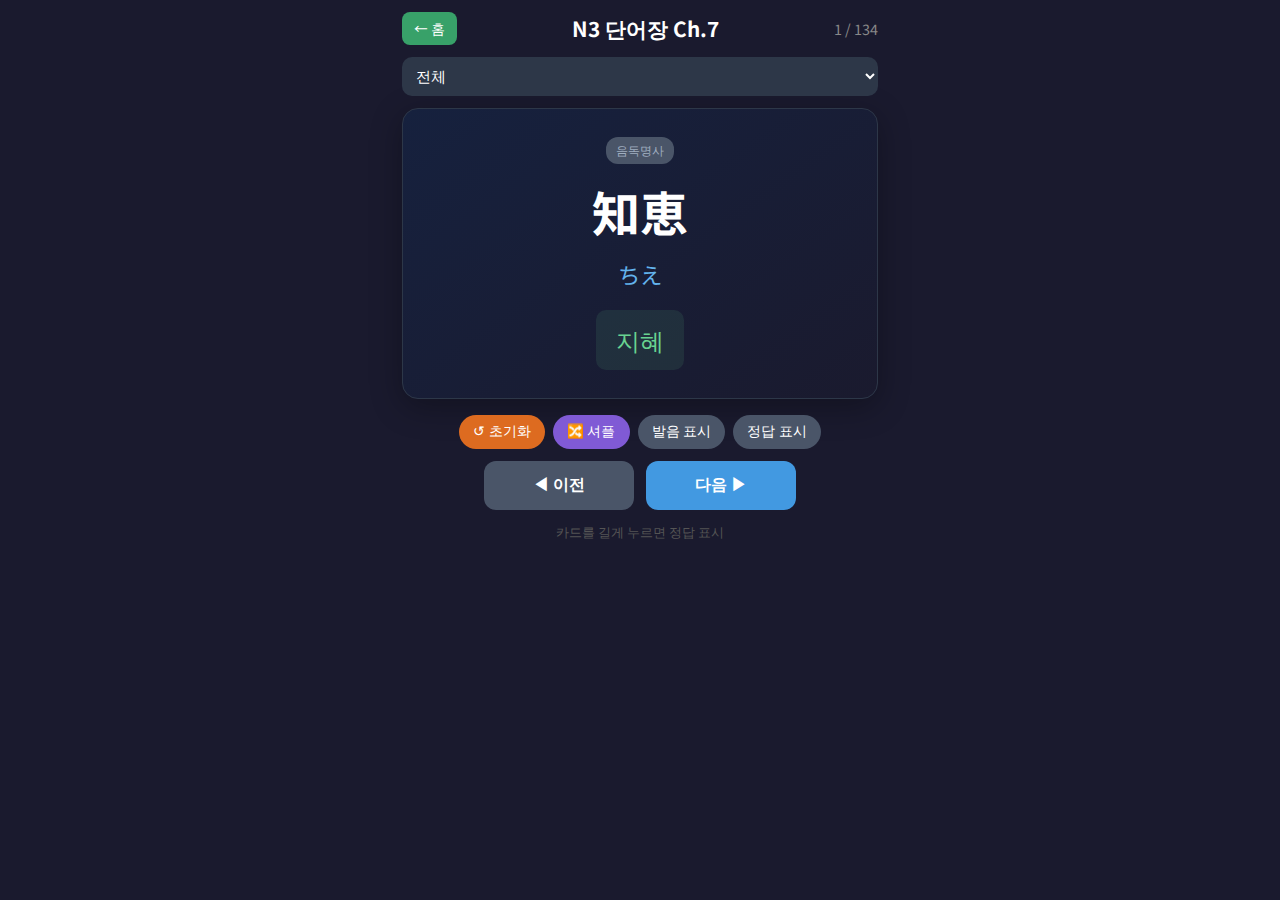
<file: n3/ch07.html>
<!DOCTYPE html>
<html lang="ko">
<head>
    <meta charset="UTF-8">
    <meta name="viewport" content="width=device-width, initial-scale=1.0, user-scalable=no">
    <title>N3 단어장 Ch.7</title>
    <link rel="preconnect" href="https://fonts.googleapis.com">
    <link rel="preconnect" href="https://fonts.gstatic.com" crossorigin>
    <link href="https://fonts.googleapis.com/css2?family=Noto+Sans+JP:wght@400;700&display=swap" rel="stylesheet">
    <link rel="stylesheet" href="../shared/flashcard.css">
</head>
<body>
    <div class="container">
        <header>
            <a href="../index.html#modal-n3" class="home-btn">← 홈</a>
            <h1>N3 단어장 Ch.7</h1>
            <span class="progress" id="progress">1 / 100</span>
        </header>
        <select class="category-select" id="categorySelect" onchange="changeCategory()">
            <option value="all">전체</option>
            <option value="음독명사">음독 명사</option>
            <option value="훈독명사">훈독 명사</option>
            <option value="동사">동사</option>
            <option value="い형용사">い형용사</option>
            <option value="な형용사">な형용사</option>
            <option value="부사">부사 및 기타</option>
            <option value="가타카나">가타카나어</option>
        </select>
        <div class="card" id="card">
            <span class="category-tag" id="categoryTag">명사</span>
            <div class="kanji" id="kanji">漢字</div>
            <div class="reading" id="reading">かんじ</div>
            <div class="meaning" id="meaning">한자</div>
        </div>
        <div class="controls">
            <button class="toggle-btn reset" onclick="resetOrder()">↺ 초기화</button>
            <button class="toggle-btn shuffle" onclick="shuffleCards()">🔀 셔플</button>
            <button class="toggle-btn active" id="toggleReading" onclick="toggleReading()">발음 표시</button>
            <button class="toggle-btn active" id="toggleMeaning" onclick="toggleMeaning()">정답 표시</button>
        </div>
        <div class="nav-buttons">
            <button class="nav-btn prev" onclick="prevCard()">◀ 이전</button>
            <button class="nav-btn next" onclick="nextCard()">다음 ▶</button>
        </div>
        <p class="tap-hint">카드를 길게 누르면 정답 표시</p>
    </div>
    <script>
        const STORAGE_KEY = 'n3_ch07_state';
        const words = [
            // 음독 명사
            {kanji: "知恵", reading: "ちえ", meaning: "지혜", category: "음독명사"},
            {kanji: "地下鉄", reading: "ちかてつ", meaning: "지하철", category: "음독명사"},
            {kanji: "地球", reading: "ちきゅう", meaning: "지구", category: "음독명사"},
            {kanji: "知識", reading: "ちしき", meaning: "지식", category: "음독명사"},
            {kanji: "地図", reading: "ちず", meaning: "지도", category: "음독명사"},
            {kanji: "地理", reading: "ちり", meaning: "지리", category: "음독명사"},
            {kanji: "ちゃわん", reading: "ちゃわん", meaning: "밥공기", category: "음독명사"},
            {kanji: "注意", reading: "ちゅうい", meaning: "주의", category: "음독명사"},
            {kanji: "中学校", reading: "ちゅうがっこう", meaning: "중학교", category: "음독명사"},
            {kanji: "中古", reading: "ちゅうこ", meaning: "중고", category: "음독명사"},
            {kanji: "中止", reading: "ちゅうし", meaning: "중지", category: "음독명사"},
            {kanji: "注射", reading: "ちゅうしゃ", meaning: "주사", category: "음독명사"},
            {kanji: "駐車", reading: "ちゅうしゃ", meaning: "주차", category: "음독명사"},
            {kanji: "超過", reading: "ちょうか", meaning: "초과", category: "음독명사"},
            {kanji: "調査", reading: "ちょうさ", meaning: "조사", category: "음독명사"},
            {kanji: "調子", reading: "ちょうし", meaning: "상태", category: "음독명사"},
            {kanji: "貯金", reading: "ちょきん", meaning: "저금", category: "음독명사"},
            {kanji: "直接", reading: "ちょくせつ", meaning: "직접", category: "음독명사"},
            {kanji: "通勤", reading: "つうきん", meaning: "통근", category: "음독명사"},
            {kanji: "通知", reading: "つうち", meaning: "통지", category: "음독명사"},
            {kanji: "通訳", reading: "つうやく", meaning: "통역", category: "음독명사"},
            {kanji: "都合", reading: "つごう", meaning: "형편, 사정", category: "음독명사"},
            {kanji: "店員", reading: "てんいん", meaning: "점원", category: "음독명사"},
            {kanji: "天気", reading: "てんき", meaning: "날씨", category: "음독명사"},
            {kanji: "電車", reading: "でんしゃ", meaning: "전차", category: "음독명사"},
            {kanji: "電灯", reading: "でんとう", meaning: "전등", category: "음독명사"},
            {kanji: "展覧会", reading: "てんらんかい", meaning: "전람회", category: "음독명사"},
            {kanji: "電話", reading: "でんわ", meaning: "전화", category: "음독명사"},
            {kanji: "道具", reading: "どうぐ", meaning: "도구", category: "음독명사"},
            {kanji: "動作", reading: "どうさ", meaning: "동작", category: "음독명사"},
            {kanji: "登場", reading: "とうじょう", meaning: "등장", category: "음독명사"},
            {kanji: "到着", reading: "とうちゃく", meaning: "도착", category: "음독명사"},
            {kanji: "動物", reading: "どうぶつ", meaning: "동물", category: "음독명사"},
            {kanji: "道路", reading: "どうろ", meaning: "도로", category: "음독명사"},
            {kanji: "特色", reading: "とくしょく", meaning: "특색", category: "음독명사"},
            {kanji: "独身", reading: "どくしん", meaning: "독신", category: "음독명사"},
            {kanji: "特徴", reading: "とくちょう", meaning: "특징", category: "음독명사"},
            {kanji: "特長", reading: "とくちょう", meaning: "특장, 특별한 장점", category: "음독명사"},
            {kanji: "独立", reading: "どくりつ", meaning: "독립", category: "음독명사"},
            {kanji: "時計", reading: "とけい", meaning: "시계", category: "음독명사"},
            {kanji: "登山", reading: "とざん", meaning: "등산", category: "음독명사"},
            {kanji: "図書館", reading: "としょかん", meaning: "도서관", category: "음독명사"},
            {kanji: "土地", reading: "とち", meaning: "토지", category: "음독명사"},
            {kanji: "途中", reading: "とちゅう", meaning: "도중", category: "음독명사"},
            {kanji: "特急", reading: "とっきゅう", meaning: "특급", category: "음독명사"},
            {kanji: "努力", reading: "どりょく", meaning: "노력", category: "음독명사"},
            {kanji: "内緒", reading: "ないしょ", meaning: "비밀", category: "음독명사"},
            {kanji: "内容", reading: "ないよう", meaning: "내용", category: "음독명사"},
            {kanji: "納得", reading: "なっとく", meaning: "납득", category: "음독명사"},

            // 훈독 명사
            {kanji: "父親", reading: "ちちおや", meaning: "부친, 아버지", category: "훈독명사"},
            {kanji: "茶色", reading: "ちゃいろ", meaning: "갈색", category: "훈독명사"},
            {kanji: "一日", reading: "ついたち", meaning: "1일", category: "훈독명사"},
            {kanji: "次", reading: "つぎ", meaning: "다음", category: "훈독명사"},
            {kanji: "机", reading: "つくえ", meaning: "책상", category: "훈독명사"},
            {kanji: "土", reading: "つち", meaning: "흙", category: "훈독명사"},
            {kanji: "妻", reading: "つま", meaning: "부인, 아내", category: "훈독명사"},
            {kanji: "手紙", reading: "てがみ", meaning: "편지", category: "훈독명사"},
            {kanji: "出口", reading: "でぐち", meaning: "출구", category: "훈독명사"},
            {kanji: "寺", reading: "てら", meaning: "절", category: "훈독명사"},
            {kanji: "戸", reading: "と", meaning: "문", category: "훈독명사"},
            {kanji: "十日", reading: "とおか", meaning: "10일", category: "훈독명사"},
            {kanji: "通り", reading: "とおり", meaning: "길, 통행", category: "훈독명사"},
            {kanji: "とこ屋", reading: "とこや", meaning: "이발소", category: "훈독명사"},
            {kanji: "届け先", reading: "とどけさき", meaning: "보낼 곳, 송달처", category: "훈독명사"},
            {kanji: "隣", reading: "となり", meaning: "옆, 이웃", category: "훈독명사"},
            {kanji: "友達", reading: "ともだち", meaning: "친구", category: "훈독명사"},
            {kanji: "鳥", reading: "とり", meaning: "새", category: "훈독명사"},
            {kanji: "とりにく", reading: "とりにく", meaning: "닭고기", category: "훈독명사"},
            {kanji: "どろぼう", reading: "どろぼう", meaning: "도둑", category: "훈독명사"},

            // 동사
            {kanji: "出かける", reading: "でかける", meaning: "외출하다", category: "동사"},
            {kanji: "できる", reading: "できる", meaning: "할 수 있다", category: "동사"},
            {kanji: "手伝う", reading: "てつだう", meaning: "돕다", category: "동사"},
            {kanji: "出る", reading: "でる", meaning: "나가다, 나오다", category: "동사"},
            {kanji: "問う", reading: "とう", meaning: "묻다", category: "동사"},
            {kanji: "通る", reading: "とおる", meaning: "통과하다", category: "동사"},
            {kanji: "閉じる", reading: "とじる", meaning: "닫다, (책을) 덮다, (눈을) 감다", category: "동사"},
            {kanji: "届く", reading: "とどく", meaning: "도착하다, 닿다", category: "동사"},
            {kanji: "届ける", reading: "とどける", meaning: "보내다", category: "동사"},
            {kanji: "整える", reading: "ととのえる", meaning: "가다듬다", category: "동사"},
            {kanji: "怒鳴る", reading: "どなる", meaning: "호통치다, 야단치다", category: "동사"},
            {kanji: "飛ぶ", reading: "とぶ", meaning: "날다", category: "동사"},
            {kanji: "止まる", reading: "とまる", meaning: "서다, 멎다, 멈추다", category: "동사"},
            {kanji: "止める", reading: "とめる", meaning: "세우다, 멈추다", category: "동사"},
            {kanji: "取り替える", reading: "とりかえる", meaning: "교환하다, 바꾸다", category: "동사"},
            {kanji: "撮る", reading: "とる", meaning: "사진을 찍다", category: "동사"},
            {kanji: "取る", reading: "とる", meaning: "잡다, 취하다", category: "동사"},
            {kanji: "直す", reading: "なおす", meaning: "고치다", category: "동사"},
            {kanji: "直る", reading: "なおる", meaning: "고쳐지다, 낫다", category: "동사"},
            {kanji: "流す", reading: "ながす", meaning: "흘리다", category: "동사"},
            {kanji: "流れる", reading: "ながれる", meaning: "흐르다", category: "동사"},
            {kanji: "泣く", reading: "なく", meaning: "울다", category: "동사"},
            {kanji: "慰める", reading: "なぐさめる", meaning: "위로하다, 달래다", category: "동사"},
            {kanji: "無くす", reading: "なくす", meaning: "잃어버리다", category: "동사"},
            {kanji: "投げる", reading: "なげる", meaning: "던지다", category: "동사"},
            {kanji: "悩む", reading: "なやむ", meaning: "고민하다", category: "동사"},
            {kanji: "習う", reading: "ならう", meaning: "배우다", category: "동사"},
            {kanji: "並ぶ", reading: "ならぶ", meaning: "줄서다, 나란히 서다", category: "동사"},
            {kanji: "並べる", reading: "ならべる", meaning: "늘어놓다", category: "동사"},
            {kanji: "慣れる", reading: "なれる", meaning: "익숙해지다", category: "동사"},

            // い형용사
            {kanji: "小さい", reading: "ちいさい", meaning: "작다", category: "い형용사"},
            {kanji: "近い", reading: "ちかい", meaning: "가깝다", category: "い형용사"},
            {kanji: "つまらない", reading: "つまらない", meaning: "하찮다, 재미없다", category: "い형용사"},
            {kanji: "強い", reading: "つよい", meaning: "강하다, 세다", category: "い형용사"},
            {kanji: "遠い", reading: "とおい", meaning: "멀다", category: "い형용사"},
            {kanji: "とんでもない", reading: "とんでもない", meaning: "터무니없다, 당치도 않다", category: "い형용사"},
            {kanji: "長い", reading: "ながい", meaning: "길다", category: "い형용사"},
            {kanji: "苦い", reading: "にがい", meaning: "쓰다", category: "い형용사"},
            {kanji: "鈍い", reading: "にぶい", meaning: "둔하다", category: "い형용사"},
            {kanji: "ぬるい", reading: "ぬるい", meaning: "미지근하다", category: "い형용사"},
            {kanji: "眠い", reading: "ねむい", meaning: "졸리다", category: "い형용사"},

            // な형용사
            {kanji: "駄目だ", reading: "だめだ", meaning: "쓸모 없다, 안 된다", category: "な형용사"},
            {kanji: "短気だ", reading: "たんきだ", meaning: "성질이 급하다, 쉽게 화를 내다", category: "な형용사"},
            {kanji: "単純だ", reading: "たんじゅんだ", meaning: "단순하다", category: "な형용사"},
            {kanji: "丁寧だ", reading: "ていねいだ", meaning: "정중하다, 신중하다", category: "な형용사"},
            {kanji: "適切だ", reading: "てきせつだ", meaning: "적절하다", category: "な형용사"},
            {kanji: "適当だ", reading: "てきとうだ", meaning: "적당하다", category: "な형용사"},
            {kanji: "当然だ", reading: "とうぜんだ", meaning: "당연하다", category: "な형용사"},
            {kanji: "得意だ", reading: "とくいだ", meaning: "자신 있다", category: "な형용사"},
            {kanji: "特別だ", reading: "とくべつだ", meaning: "특별하다", category: "な형용사"},

            // 부사 및 기타
            {kanji: "突然", reading: "とつぜん", meaning: "돌연, 갑자기", category: "부사"},
            {kanji: "どっと", reading: "どっと", meaning: "우르르, 왈칵", category: "부사"},
            {kanji: "どんどん", reading: "どんどん", meaning: "척척, 잇따라", category: "부사"},
            {kanji: "なかなか", reading: "なかなか", meaning: "꽤, 좀처럼", category: "부사"},
            {kanji: "なるべく", reading: "なるべく", meaning: "되도록, 가능한", category: "부사"},
            {kanji: "なるほど", reading: "なるほど", meaning: "과연, 역시", category: "부사"},

            // 가타카나어
            {kanji: "ドライブ", reading: "ドライブ", meaning: "드라이브", category: "가타카나"},
            {kanji: "ナイフ", reading: "ナイフ", meaning: "나이프, 칼", category: "가타카나"},
            {kanji: "ネクタイ", reading: "ネクタイ", meaning: "넥타이", category: "가타카나"},
            {kanji: "パーティー", reading: "パーティー", meaning: "파티", category: "가타카나"},
            {kanji: "バター", reading: "バター", meaning: "버터", category: "가타카나"},
            {kanji: "パン", reading: "パン", meaning: "빵", category: "가타카나"},
            {kanji: "ハンカチ", reading: "ハンカチ", meaning: "손수건", category: "가타카나"},
            {kanji: "ハンバーグ", reading: "ハンバーグ", meaning: "햄버그스테이크", category: "가타카나"},
            {kanji: "パンフレット", reading: "パンフレット", meaning: "팸플릿, 소책자", category: "가타카나"},
        ];
    </script>
    <script src="../shared/flashcard.js"></script>
</body>
</html>
</file>
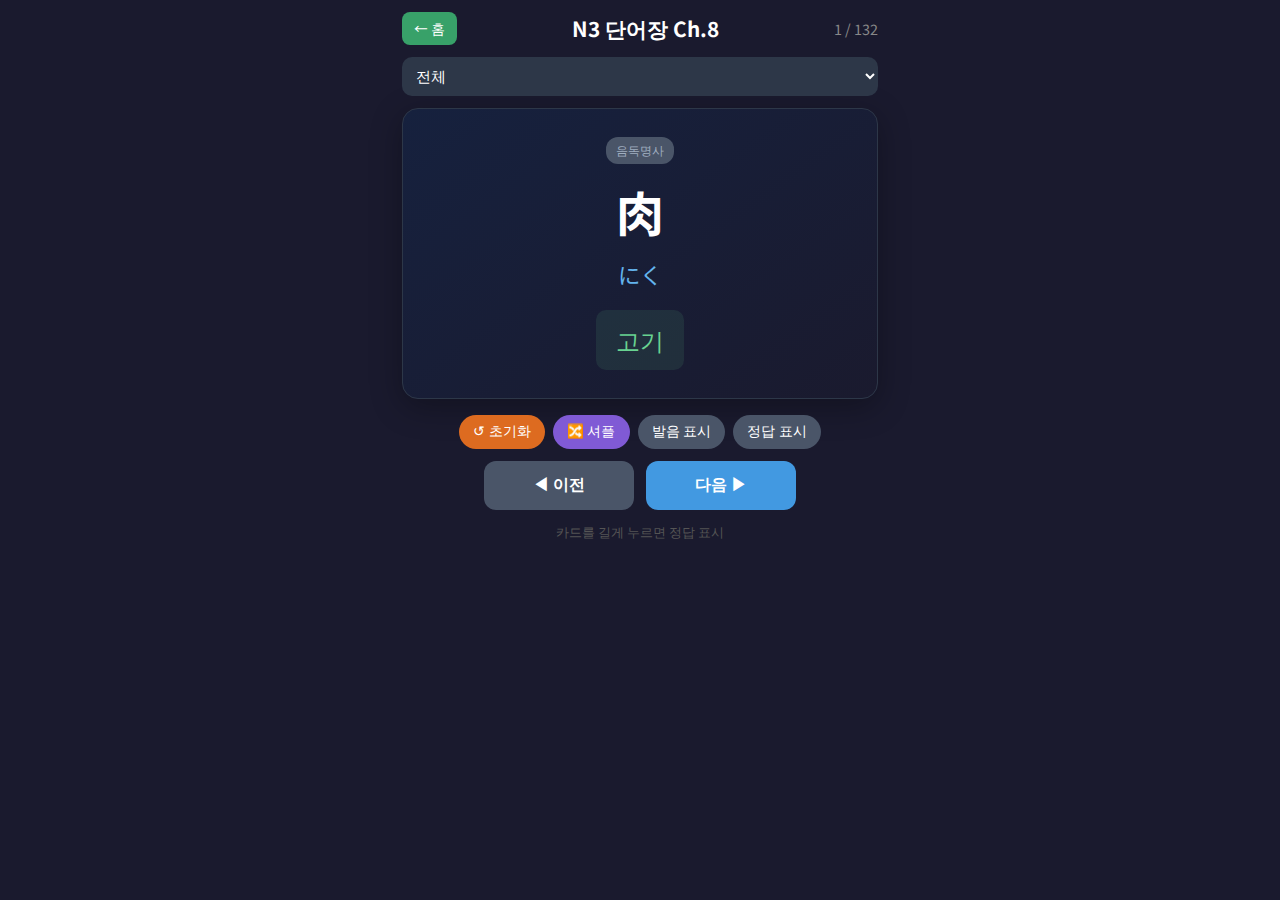
<file: n3/ch08.html>
<!DOCTYPE html>
<html lang="ko">
<head>
    <meta charset="UTF-8">
    <meta name="viewport" content="width=device-width, initial-scale=1.0, user-scalable=no">
    <title>N3 단어장 Ch.8</title>
    <link rel="preconnect" href="https://fonts.googleapis.com">
    <link rel="preconnect" href="https://fonts.gstatic.com" crossorigin>
    <link href="https://fonts.googleapis.com/css2?family=Noto+Sans+JP:wght@400;700&display=swap" rel="stylesheet">
    <link rel="stylesheet" href="../shared/flashcard.css">
</head>
<body>
    <div class="container">
        <header>
            <a href="../index.html#modal-n3" class="home-btn">← 홈</a>
            <h1>N3 단어장 Ch.8</h1>
            <span class="progress" id="progress">1 / 100</span>
        </header>
        <select class="category-select" id="categorySelect" onchange="changeCategory()">
            <option value="all">전체</option>
            <option value="음독명사">음독 명사</option>
            <option value="훈독명사">훈독 명사</option>
            <option value="동사">동사</option>
            <option value="い형용사">い형용사</option>
            <option value="な형용사">な형용사</option>
            <option value="부사">부사 및 기타</option>
            <option value="가타카나">가타카나어</option>
        </select>
        <div class="card" id="card">
            <span class="category-tag" id="categoryTag">명사</span>
            <div class="kanji" id="kanji">漢字</div>
            <div class="reading" id="reading">かんじ</div>
            <div class="meaning" id="meaning">한자</div>
        </div>
        <div class="controls">
            <button class="toggle-btn reset" onclick="resetOrder()">↺ 초기화</button>
            <button class="toggle-btn shuffle" onclick="shuffleCards()">🔀 셔플</button>
            <button class="toggle-btn active" id="toggleReading" onclick="toggleReading()">발음 표시</button>
            <button class="toggle-btn active" id="toggleMeaning" onclick="toggleMeaning()">정답 표시</button>
        </div>
        <div class="nav-buttons">
            <button class="nav-btn prev" onclick="prevCard()">◀ 이전</button>
            <button class="nav-btn next" onclick="nextCard()">다음 ▶</button>
        </div>
        <p class="tap-hint">카드를 길게 누르면 정답 표시</p>
    </div>
    <script>
        const STORAGE_KEY = 'n3_ch08_state';
        const words = [
            // 음독 명사
            {kanji: "肉", reading: "にく", meaning: "고기", category: "음독명사"},
            {kanji: "日記", reading: "にっき", meaning: "일기", category: "음독명사"},
            {kanji: "入院", reading: "にゅういん", meaning: "입원", category: "음독명사"},
            {kanji: "入学式", reading: "にゅうがくしき", meaning: "입학식", category: "음독명사"},
            {kanji: "入場", reading: "にゅうじょう", meaning: "입장", category: "음독명사"},
            {kanji: "人気", reading: "にんき", meaning: "인기", category: "음독명사"},
            {kanji: "人形", reading: "にんぎょう", meaning: "인형", category: "음독명사"},
            {kanji: "熱", reading: "ねつ", meaning: "열", category: "음독명사"},
            {kanji: "農業", reading: "のうぎょう", meaning: "농업", category: "음독명사"},
            {kanji: "配達", reading: "はいたつ", meaning: "배달", category: "음독명사"},
            {kanji: "売店", reading: "ばいてん", meaning: "매점", category: "음독명사"},
            {kanji: "発音", reading: "はつおん", meaning: "발음", category: "음독명사"},
            {kanji: "発見", reading: "はっけん", meaning: "발견", category: "음독명사"},
            {kanji: "発達", reading: "はったつ", meaning: "발달", category: "음독명사"},
            {kanji: "発表", reading: "はっぴょう", meaning: "발표", category: "음독명사"},
            {kanji: "番号", reading: "ばんごう", meaning: "번호", category: "음독명사"},
            {kanji: "反対", reading: "はんたい", meaning: "반대", category: "음독명사"},
            {kanji: "販売", reading: "はんばい", meaning: "판매", category: "음독명사"},
            {kanji: "比較", reading: "ひかく", meaning: "비교", category: "음독명사"},
            {kanji: "飛行機", reading: "ひこうき", meaning: "비행기", category: "음독명사"},
            {kanji: "美術館", reading: "びじゅつかん", meaning: "미술관", category: "음독명사"},
            {kanji: "秒", reading: "びょう", meaning: "초", category: "음독명사"},
            {kanji: "病院", reading: "びょういん", meaning: "병원", category: "음독명사"},
            {kanji: "病気", reading: "びょうき", meaning: "병", category: "음독명사"},
            {kanji: "表現", reading: "ひょうげん", meaning: "표현", category: "음독명사"},
            {kanji: "表面", reading: "ひょうめん", meaning: "표면", category: "음독명사"},

            // 훈독 명사
            {kanji: "夏休み", reading: "なつやすみ", meaning: "여름방학", category: "훈독명사"},
            {kanji: "七つ", reading: "ななつ", meaning: "일곱, 일곱 개", category: "훈독명사"},
            {kanji: "七日", reading: "なのか", meaning: "7일", category: "훈독명사"},
            {kanji: "波", reading: "なみ", meaning: "파도", category: "훈독명사"},
            {kanji: "涙", reading: "なみだ", meaning: "눈물", category: "훈독명사"},
            {kanji: "匂い", reading: "におい", meaning: "냄새", category: "훈독명사"},
            {kanji: "西", reading: "にし", meaning: "서쪽", category: "훈독명사"},
            {kanji: "荷物", reading: "にもつ", meaning: "짐", category: "훈독명사"},
            {kanji: "庭", reading: "にわ", meaning: "마당", category: "훈독명사"},
            {kanji: "根", reading: "ね", meaning: "뿌리", category: "훈독명사"},
            {kanji: "猫", reading: "ねこ", meaning: "고양이", category: "훈독명사"},
            {kanji: "値段", reading: "ねだん", meaning: "가격", category: "훈독명사"},
            {kanji: "寝坊", reading: "ねぼう", meaning: "늦잠", category: "훈독명사"},
            {kanji: "喉", reading: "のど", meaning: "목", category: "훈독명사"},
            {kanji: "飲み物", reading: "のみもの", meaning: "음료, 마실 것", category: "훈독명사"},
            {kanji: "乗り物", reading: "のりもの", meaning: "탈것", category: "훈독명사"},
            {kanji: "葉", reading: "は", meaning: "잎", category: "훈독명사"},
            {kanji: "歯", reading: "は", meaning: "이, 치아", category: "훈독명사"},
            {kanji: "場合", reading: "ばあい", meaning: "경우", category: "훈독명사"},
            {kanji: "灰皿", reading: "はいざら", meaning: "재떨이", category: "훈독명사"},
            {kanji: "葉書き", reading: "はがき", meaning: "엽서", category: "훈독명사"},
            {kanji: "箱", reading: "はこ", meaning: "상자", category: "훈독명사"},
            {kanji: "橋", reading: "はし", meaning: "다리, 교량", category: "훈독명사"},
            {kanji: "端", reading: "はし", meaning: "끝부분", category: "훈독명사"},
            {kanji: "箸", reading: "はし", meaning: "젓가락", category: "훈독명사"},
            {kanji: "場所", reading: "ばしょ", meaning: "장소", category: "훈독명사"},
            {kanji: "二十歳", reading: "はたち", meaning: "스무 살", category: "훈독명사"},
            {kanji: "鼻", reading: "はな", meaning: "코", category: "훈독명사"},
            {kanji: "話し", reading: "はなし", meaning: "이야기", category: "훈독명사"},
            {kanji: "幅", reading: "はば", meaning: "폭", category: "훈독명사"},
            {kanji: "母親", reading: "ははおや", meaning: "모친, 어머니", category: "훈독명사"},
            {kanji: "林", reading: "はやし", meaning: "숲", category: "훈독명사"},
            {kanji: "腹", reading: "はら", meaning: "배, 복부", category: "훈독명사"},
            {kanji: "番組", reading: "ばんぐみ", meaning: "프로그램", category: "훈독명사"},
            {kanji: "火", reading: "ひ", meaning: "불", category: "훈독명사"},
            {kanji: "東", reading: "ひがし", meaning: "동, 동쪽", category: "훈독명사"},
            {kanji: "光", reading: "ひかり", meaning: "빛", category: "훈독명사"},
            {kanji: "引き出し", reading: "ひきだし", meaning: "서랍", category: "훈독명사"},
            {kanji: "ひげ", reading: "ひげ", meaning: "수염", category: "훈독명사"},
            {kanji: "左", reading: "ひだり", meaning: "왼쪽", category: "훈독명사"},
            {kanji: "一月", reading: "ひとつき", meaning: "한 달", category: "훈독명사"},
            {kanji: "暇", reading: "ひま", meaning: "틈, 짬, 한가함", category: "훈독명사"},
            {kanji: "昼", reading: "ひる", meaning: "낮, 점심, 점심밥", category: "훈독명사"},
            {kanji: "広場", reading: "ひろば", meaning: "광장", category: "훈독명사"},

            // 동사
            {kanji: "逃げる", reading: "にげる", meaning: "도망치다", category: "동사"},
            {kanji: "にらむ", reading: "にらむ", meaning: "노려보다", category: "동사"},
            {kanji: "似る", reading: "にる", meaning: "닮다", category: "동사"},
            {kanji: "煮る", reading: "にる", meaning: "삶다, 끓이다", category: "동사"},
            {kanji: "脱ぐ", reading: "ぬぐ", meaning: "벗다", category: "동사"},
            {kanji: "盗む", reading: "ぬすむ", meaning: "훔치다", category: "동사"},
            {kanji: "塗る", reading: "ぬる", meaning: "바르다, 칠하다", category: "동사"},
            {kanji: "願う", reading: "ねがう", meaning: "바라다", category: "동사"},
            {kanji: "眠る", reading: "ねむる", meaning: "자다, 잠들다", category: "동사"},
            {kanji: "寝る", reading: "ねる", meaning: "자다", category: "동사"},
            {kanji: "残す", reading: "のこす", meaning: "남기다", category: "동사"},
            {kanji: "残る", reading: "のこる", meaning: "남다", category: "동사"},
            {kanji: "伸ばす", reading: "のばす", meaning: "늘이다", category: "동사"},
            {kanji: "伸びる", reading: "のびる", meaning: "늘다, (국수 등이) 불다", category: "동사"},
            {kanji: "述べる", reading: "のべる", meaning: "진술하다", category: "동사"},
            {kanji: "乗せる", reading: "のせる", meaning: "태우다", category: "동사"},
            {kanji: "乗り換える", reading: "のりかえる", meaning: "환승하다", category: "동사"},
            {kanji: "乗り越す", reading: "のりこす", meaning: "하차역을 지나치다", category: "동사"},
            {kanji: "乗る", reading: "のる", meaning: "타다", category: "동사"},
            {kanji: "はかる", reading: "はかる", meaning: "재다, 측정하다", category: "동사"},
            {kanji: "生える", reading: "はえる", meaning: "(풀, 머리, 이 등이) 나다, 자라다", category: "동사"},
            {kanji: "運ぶ", reading: "はこぶ", meaning: "운반하다", category: "동사"},
            {kanji: "走る", reading: "はしる", meaning: "달리다", category: "동사"},
            {kanji: "始まる", reading: "はじまる", meaning: "시작되다", category: "동사"},
            {kanji: "始める", reading: "はじめる", meaning: "시작하다", category: "동사"},
            {kanji: "働く", reading: "はたらく", meaning: "일하다", category: "동사"},
            {kanji: "払う", reading: "はらう", meaning: "지불하다", category: "동사"},
            {kanji: "張る", reading: "はる", meaning: "펴다, 치다", category: "동사"},
            {kanji: "貼る", reading: "はる", meaning: "붙이다", category: "동사"},
            {kanji: "はれる", reading: "はれる", meaning: "맑다, 개다", category: "동사"},

            // い형용사
            {kanji: "激しい", reading: "はげしい", meaning: "격심하다, 거세다", category: "い형용사"},
            {kanji: "恥ずかしい", reading: "はずかしい", meaning: "부끄럽다", category: "い형용사"},
            {kanji: "速い", reading: "はやい", meaning: "빠르다", category: "い형용사"},
            {kanji: "早い", reading: "はやい", meaning: "이르다", category: "い형용사"},
            {kanji: "低い", reading: "ひくい", meaning: "낮다", category: "い형용사"},
            {kanji: "広い", reading: "ひろい", meaning: "넓다", category: "い형용사"},
            {kanji: "ひどい", reading: "ひどい", meaning: "심하다", category: "い형용사"},
            {kanji: "深い", reading: "ふかい", meaning: "깊다", category: "い형용사"},
            {kanji: "古い", reading: "ふるい", meaning: "낡다", category: "い형용사"},
            {kanji: "太い", reading: "ふとい", meaning: "굵다", category: "い형용사"},

            // な형용사
            {kanji: "生意気だ", reading: "なまいきだ", meaning: "건방지다", category: "な형용사"},
            {kanji: "苦手だ", reading: "にがてだ", meaning: "못하다, 서투르다", category: "な형용사"},
            {kanji: "賑やかだ", reading: "にぎやかだ", meaning: "번잡하다, 번화하다", category: "な형용사"},
            {kanji: "熱心だ", reading: "ねっしんだ", meaning: "열심이다", category: "な형용사"},
            {kanji: "派手だ", reading: "はでだ", meaning: "화려하다", category: "な형용사"},
            {kanji: "必要だ", reading: "ひつようだ", meaning: "필요하다", category: "な형용사"},
            {kanji: "暇だ", reading: "ひまだ", meaning: "한가하다", category: "な형용사"},

            // 부사 및 기타
            {kanji: "はっきり", reading: "はっきり", meaning: "분명히, 확실히", category: "부사"},
            {kanji: "はきはき", reading: "はきはき", meaning: "또렷또렷, 또박또박", category: "부사"},
            {kanji: "比較的", reading: "ひかくてき", meaning: "비교적", category: "부사"},
            {kanji: "ぴったり", reading: "ぴったり", meaning: "딱, 착", category: "부사"},
            {kanji: "ふと", reading: "ふと", meaning: "문득", category: "부사"},
            {kanji: "べつに", reading: "べつに", meaning: "별로, 그다지", category: "부사"},

            // 가타카나어
            {kanji: "フィルム", reading: "フィルム", meaning: "필름", category: "가타카나"},
            {kanji: "プール", reading: "プール", meaning: "풀장, 수영장", category: "가타카나"},
            {kanji: "フォーク", reading: "フォーク", meaning: "포크", category: "가타카나"},
            {kanji: "プレゼンテーション", reading: "プレゼンテーション", meaning: "설명, 발표", category: "가타카나"},
            {kanji: "ページ", reading: "ページ", meaning: "페이지, 쪽", category: "가타카나"},
            {kanji: "ベッド", reading: "ベッド", meaning: "침대", category: "가타카나"},
            {kanji: "ペット", reading: "ペット", meaning: "애완동물", category: "가타카나"},
            {kanji: "ベル", reading: "ベル", meaning: "벨, 종", category: "가타카나"},
            {kanji: "ポスト", reading: "ポスト", meaning: "우체통, 우편함", category: "가타카나"},
        ];
    </script>
    <script src="../shared/flashcard.js"></script>
</body>
</html>
</file>
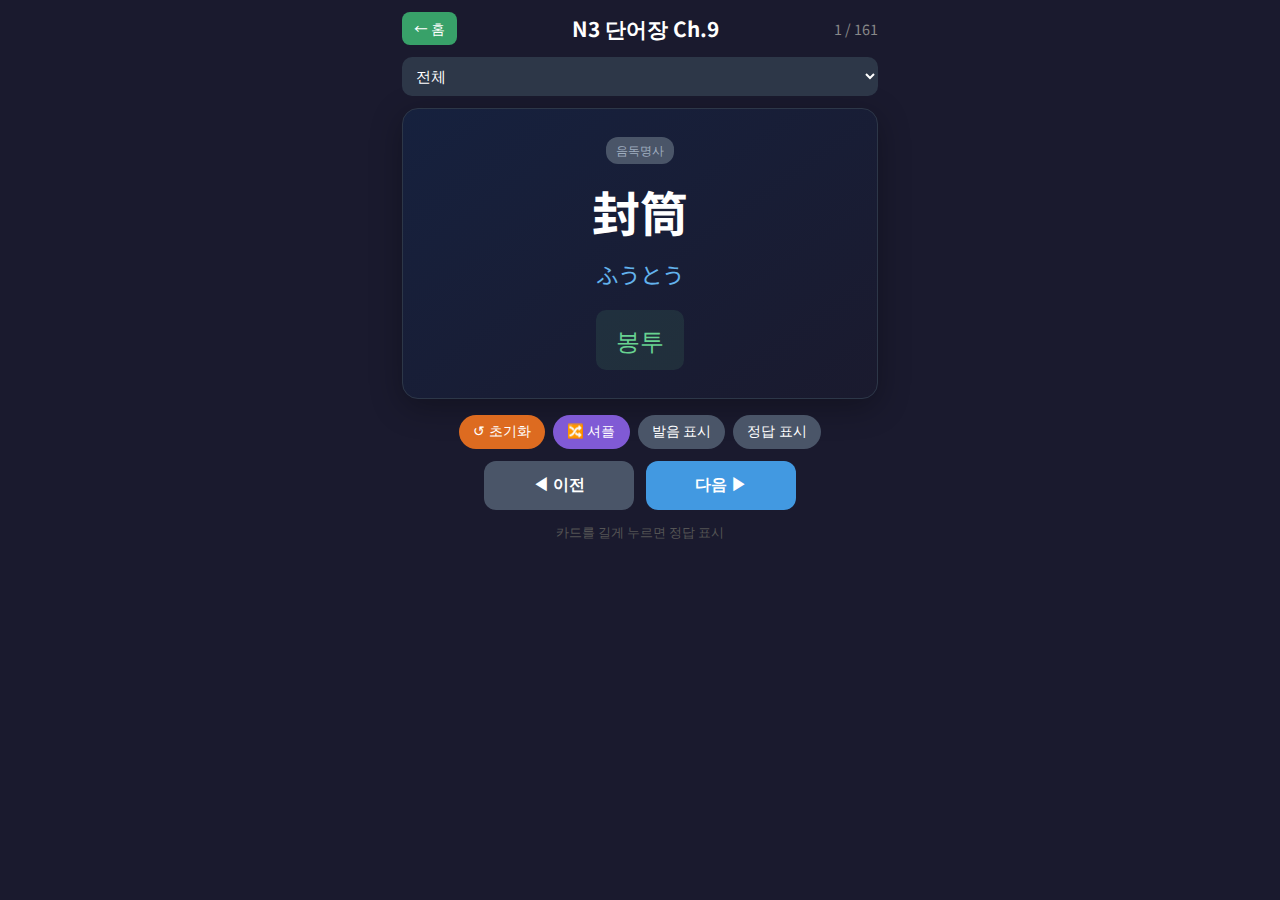
<file: n3/ch09.html>
<!DOCTYPE html>
<html lang="ko">
<head>
    <meta charset="UTF-8">
    <meta name="viewport" content="width=device-width, initial-scale=1.0, user-scalable=no">
    <title>N3 단어장 Ch.9</title>
    <link rel="preconnect" href="https://fonts.googleapis.com">
    <link rel="preconnect" href="https://fonts.gstatic.com" crossorigin>
    <link href="https://fonts.googleapis.com/css2?family=Noto+Sans+JP:wght@400;700&display=swap" rel="stylesheet">
    <link rel="stylesheet" href="../shared/flashcard.css">
</head>
<body>
    <div class="container">
        <header>
            <a href="../index.html#modal-n3" class="home-btn">← 홈</a>
            <h1>N3 단어장 Ch.9</h1>
            <span class="progress" id="progress">1 / 100</span>
        </header>
        <select class="category-select" id="categorySelect" onchange="changeCategory()">
            <option value="all">전체</option>
            <option value="음독명사">음독 명사</option>
            <option value="훈독명사">훈독 명사</option>
            <option value="동사">동사</option>
            <option value="い형용사">い형용사</option>
            <option value="な형용사">な형용사</option>
            <option value="부사">부사 및 기타</option>
            <option value="가타카나">가타카나어</option>
        </select>
        <div class="card" id="card">
            <span class="category-tag" id="categoryTag">명사</span>
            <div class="kanji" id="kanji">漢字</div>
            <div class="reading" id="reading">かんじ</div>
            <div class="meaning" id="meaning">한자</div>
        </div>
        <div class="controls">
            <button class="toggle-btn reset" onclick="resetOrder()">↺ 초기화</button>
            <button class="toggle-btn shuffle" onclick="shuffleCards()">🔀 셔플</button>
            <button class="toggle-btn active" id="toggleReading" onclick="toggleReading()">발음 표시</button>
            <button class="toggle-btn active" id="toggleMeaning" onclick="toggleMeaning()">정답 표시</button>
        </div>
        <div class="nav-buttons">
            <button class="nav-btn prev" onclick="prevCard()">◀ 이전</button>
            <button class="nav-btn next" onclick="nextCard()">다음 ▶</button>
        </div>
        <p class="tap-hint">카드를 길게 누르면 정답 표시</p>
    </div>
    <script>
        const STORAGE_KEY = 'n3_ch09_state';
        const words = [
            // 음독 명사
            {kanji: "封筒", reading: "ふうとう", meaning: "봉투", category: "음독명사"},
            {kanji: "夫婦", reading: "ふうふ", meaning: "부부", category: "음독명사"},
            {kanji: "服", reading: "ふく", meaning: "옷", category: "음독명사"},
            {kanji: "復習", reading: "ふくしゅう", meaning: "복습", category: "음독명사"},
            {kanji: "複数", reading: "ふくすう", meaning: "복수", category: "음독명사"},
            {kanji: "部長", reading: "ぶちょう", meaning: "부장", category: "음독명사"},
            {kanji: "普通", reading: "ふつう", meaning: "보통", category: "음독명사"},
            {kanji: "沸騰", reading: "ふっとう", meaning: "비등, 끓어오름", category: "음독명사"},
            {kanji: "布団", reading: "ふとん", meaning: "이불", category: "음독명사"},
            {kanji: "部分", reading: "ぶぶん", meaning: "부분", category: "음독명사"},
            {kanji: "文化", reading: "ぶんか", meaning: "문화", category: "음독명사"},
            {kanji: "文学", reading: "ぶんがく", meaning: "문학", category: "음독명사"},
            {kanji: "文章", reading: "ぶんしょう", meaning: "문장", category: "음독명사"},
            {kanji: "分野", reading: "ぶんや", meaning: "분야", category: "음독명사"},
            {kanji: "分類", reading: "ぶんるい", meaning: "분류", category: "음독명사"},
            {kanji: "平均", reading: "へいきん", meaning: "평균", category: "음독명사"},
            {kanji: "平日", reading: "へいじつ", meaning: "평일", category: "음독명사"},
            {kanji: "平和", reading: "へいわ", meaning: "평화", category: "음독명사"},
            {kanji: "変化", reading: "へんか", meaning: "변화", category: "음독명사"},
            {kanji: "勉強", reading: "べんきょう", meaning: "공부", category: "음독명사"},
            {kanji: "変更", reading: "へんこう", meaning: "변경", category: "음독명사"},
            {kanji: "返事", reading: "へんじ", meaning: "대답", category: "음독명사"},
            {kanji: "弁当", reading: "べんとう", meaning: "도시락", category: "음독명사"},
            {kanji: "貿易", reading: "ぼうえき", meaning: "무역", category: "음독명사"},
            {kanji: "方向", reading: "ほうこう", meaning: "방향", category: "음독명사"},
            {kanji: "帽子", reading: "ぼうし", meaning: "모자", category: "음독명사"},
            {kanji: "方針", reading: "ほうしん", meaning: "방침", category: "음독명사"},
            {kanji: "放送", reading: "ほうそう", meaning: "방송", category: "음독명사"},
            {kanji: "包装", reading: "ほうそう", meaning: "포장", category: "음독명사"},
            {kanji: "方法", reading: "ほうほう", meaning: "방법", category: "음독명사"},
            {kanji: "訪問", reading: "ほうもん", meaning: "방문", category: "음독명사"},
            {kanji: "法律", reading: "ほうりつ", meaning: "법률", category: "음독명사"},
            {kanji: "僕", reading: "ぼく", meaning: "나, 저(남성 인칭 대명사)", category: "음독명사"},
            {kanji: "募集", reading: "ぼしゅう", meaning: "모집", category: "음독명사"},
            {kanji: "翻訳", reading: "ほんやく", meaning: "번역", category: "음독명사"},
            {kanji: "毎週", reading: "まいしゅう", meaning: "매주", category: "음독명사"},
            {kanji: "毎日", reading: "まいにち", meaning: "매일", category: "음독명사"},
            {kanji: "毎晩", reading: "まいばん", meaning: "매일 밤", category: "음독명사"},
            {kanji: "漫画", reading: "まんが", meaning: "만화", category: "음독명사"},
            {kanji: "満足", reading: "まんぞく", meaning: "만족", category: "음독명사"},
            {kanji: "万年筆", reading: "まんねんひつ", meaning: "만년필", category: "음독명사"},
            {kanji: "未来", reading: "みらい", meaning: "미래", category: "음독명사"},
            {kanji: "命令", reading: "めいれい", meaning: "명령", category: "음독명사"},
            {kanji: "面接", reading: "めんせつ", meaning: "면접", category: "음독명사"},

            // 훈독 명사
            {kanji: "豚肉", reading: "ぶたにく", meaning: "돼지고기", category: "훈독명사"},
            {kanji: "船", reading: "ふね", meaning: "배", category: "훈독명사"},
            {kanji: "部屋", reading: "へや", meaning: "방", category: "훈독명사"},
            {kanji: "本屋", reading: "ほんや", meaning: "책방", category: "훈독명사"},
            {kanji: "本棚", reading: "ほんだな", meaning: "책장", category: "훈독명사"},
            {kanji: "毎朝", reading: "まいあさ", meaning: "매일 아침", category: "훈독명사"},
            {kanji: "毎月", reading: "まいつき", meaning: "매월", category: "훈독명사"},
            {kanji: "孫", reading: "まご", meaning: "손자", category: "훈독명사"},
            {kanji: "町", reading: "まち", meaning: "마을", category: "훈독명사"},
            {kanji: "祭り", reading: "まつり", meaning: "축제", category: "훈독명사"},
            {kanji: "窓", reading: "まど", meaning: "창문", category: "훈독명사"},
            {kanji: "豆", reading: "まめ", meaning: "콩", category: "훈독명사"},
            {kanji: "右", reading: "みぎ", meaning: "오른쪽", category: "훈독명사"},
            {kanji: "湖", reading: "みずうみ", meaning: "호수", category: "훈독명사"},
            {kanji: "店", reading: "みせ", meaning: "가게", category: "훈독명사"},
            {kanji: "緑", reading: "みどり", meaning: "녹색, 초록, 녹음", category: "훈독명사"},
            {kanji: "港", reading: "みなと", meaning: "항구", category: "훈독명사"},
            {kanji: "南", reading: "みなみ", meaning: "남, 남쪽", category: "훈독명사"},
            {kanji: "耳", reading: "みみ", meaning: "귀", category: "훈독명사"},
            {kanji: "都", reading: "みやこ", meaning: "수도, 도시", category: "훈독명사"},
            {kanji: "昔", reading: "むかし", meaning: "옛날", category: "훈독명사"},
            {kanji: "向き", reading: "むき", meaning: "방향", category: "훈독명사"},
            {kanji: "虫", reading: "むし", meaning: "곤충, 벌레", category: "훈독명사"},
            {kanji: "息子", reading: "むすこ", meaning: "아들", category: "훈독명사"},
            {kanji: "娘", reading: "むすめ", meaning: "딸", category: "훈독명사"},
            {kanji: "胸", reading: "むね", meaning: "가슴", category: "훈독명사"},
            {kanji: "村", reading: "むら", meaning: "마을", category: "훈독명사"},
            {kanji: "眼鏡", reading: "めがね", meaning: "안경", category: "훈독명사"},

            // 동사
            {kanji: "冷える", reading: "ひえる", meaning: "식다, 차가워지다", category: "동사"},
            {kanji: "光る", reading: "ひかる", meaning: "빛나다", category: "동사"},
            {kanji: "引き受ける", reading: "ひきうける", meaning: "떠맡다", category: "동사"},
            {kanji: "弾く", reading: "ひく", meaning: "악기를 켜다, 연주하다", category: "동사"},
            {kanji: "引く", reading: "ひく", meaning: "당기다, (사전을) 찾다", category: "동사"},
            {kanji: "びっくりする", reading: "びっくりする", meaning: "놀라다", category: "동사"},
            {kanji: "引っ越す", reading: "ひっこす", meaning: "이사하다", category: "동사"},
            {kanji: "冷やす", reading: "ひやす", meaning: "식히다, 차게 하다", category: "동사"},
            {kanji: "開く", reading: "ひらく", meaning: "열다, 펼치다, 개최하다", category: "동사"},
            {kanji: "拾う", reading: "ひろう", meaning: "줍다", category: "동사"},
            {kanji: "増える", reading: "ふえる", meaning: "증가하다", category: "동사"},
            {kanji: "吹く", reading: "ふく", meaning: "불다", category: "동사"},
            {kanji: "ふく", reading: "ふく", meaning: "닦다, (걸레 등으로) 훔치다", category: "동사"},
            {kanji: "防ぐ", reading: "ふせぐ", meaning: "막다", category: "동사"},
            {kanji: "太る", reading: "ふとる", meaning: "살찌다", category: "동사"},
            {kanji: "踏む", reading: "ふむ", meaning: "밟다", category: "동사"},
            {kanji: "増やす", reading: "ふやす", meaning: "늘리다, 증가시키다", category: "동사"},
            {kanji: "降る", reading: "ふる", meaning: "내리다", category: "동사"},
            {kanji: "減らす", reading: "へらす", meaning: "줄이다", category: "동사"},
            {kanji: "減る", reading: "へる", meaning: "줄다", category: "동사"},
            {kanji: "干す", reading: "ほす", meaning: "말리다", category: "동사"},
            {kanji: "誉める", reading: "ほめる", meaning: "칭찬하다", category: "동사"},
            {kanji: "負ける", reading: "まける", meaning: "지다", category: "동사"},
            {kanji: "曲げる", reading: "まげる", meaning: "굽히다, 구부리다", category: "동사"},
            {kanji: "待ち合わせる", reading: "まちあわせる", meaning: "시간과 장소를 정하고 만나기로 하다", category: "동사"},
            {kanji: "間違がえる", reading: "まちがえる", meaning: "틀리다", category: "동사"},
            {kanji: "待つ", reading: "まつ", meaning: "기다리다", category: "동사"},
            {kanji: "間に合う", reading: "まにあう", meaning: "시간에 맞추다", category: "동사"},
            {kanji: "招く", reading: "まねく", meaning: "초대하다, 초래하다", category: "동사"},
            {kanji: "迷う", reading: "まよう", meaning: "헤매다, 망설이다", category: "동사"},
            {kanji: "回す", reading: "まわす", meaning: "돌리다", category: "동사"},
            {kanji: "回る", reading: "まわる", meaning: "돌다", category: "동사"},
            {kanji: "見つかる", reading: "みつかる", meaning: "발견되다", category: "동사"},
            {kanji: "見つける", reading: "みつける", meaning: "발견하다", category: "동사"},
            {kanji: "身につける", reading: "みにつける", meaning: "몸에 지니다, 배워 익히다", category: "동사"},
            {kanji: "向う", reading: "むかう", meaning: "향하다", category: "동사"},
            {kanji: "迎える", reading: "むかえる", meaning: "맞이하다, 마중하다", category: "동사"},
            {kanji: "むす", reading: "むす", meaning: "찌다", category: "동사"},
            {kanji: "結ぶ", reading: "むすぶ", meaning: "묶다, 맺다", category: "동사"},
            {kanji: "申し込む", reading: "もうしこむ", meaning: "신청하다", category: "동사"},
            {kanji: "燃える", reading: "もえる", meaning: "타다", category: "동사"},
            {kanji: "持つ", reading: "もつ", meaning: "들다, 가지다", category: "동사"},
            {kanji: "求める", reading: "もとめる", meaning: "구하다", category: "동사"},
            {kanji: "戻る", reading: "もどる", meaning: "되돌아가다, 되돌아오다", category: "동사"},

            // い형용사
            {kanji: "ほしい", reading: "ほしい", meaning: "갖고 싶다", category: "い형용사"},
            {kanji: "細い", reading: "ほそい", meaning: "가늘다", category: "い형용사"},
            {kanji: "まずい", reading: "まずい", meaning: "맛없다", category: "い형용사"},
            {kanji: "貧しい", reading: "まずしい", meaning: "가난하다", category: "い형용사"},
            {kanji: "まぶしい", reading: "まぶしい", meaning: "눈부시다", category: "い형용사"},
            {kanji: "丸い", reading: "まるい", meaning: "둥글다", category: "い형용사"},
            {kanji: "短い", reading: "みじかい", meaning: "짧다", category: "い형용사"},
            {kanji: "難しい", reading: "むずかしい", meaning: "어렵다", category: "い형용사"},
            {kanji: "珍しい", reading: "めずらしい", meaning: "드물다, 희귀하다", category: "い형용사"},
            {kanji: "面倒くさい", reading: "めんどうくさい", meaning: "귀찮다", category: "い형용사"},
            {kanji: "申し訳ない", reading: "もうしわけない", meaning: "죄송하다, 면목 없다", category: "い형용사"},
            {kanji: "もったいない", reading: "もったいない", meaning: "아깝다", category: "い형용사"},

            // な형용사
            {kanji: "複雑だ", reading: "ふくざつだ", meaning: "복잡하다", category: "な형용사"},
            {kanji: "不思議だ", reading: "ふしぎだ", meaning: "이상하다, 괴이하다", category: "な형용사"},
            {kanji: "不注意だ", reading: "ふちゅういだ", meaning: "부주의하다", category: "な형용사"},
            {kanji: "不便だ", reading: "ふべんだ", meaning: "불편하다", category: "な형용사"},
            {kanji: "変だ", reading: "へんだ", meaning: "이상하다", category: "な형용사"},
            {kanji: "便利だ", reading: "べんりだ", meaning: "편리하다", category: "な형용사"},
            {kanji: "本当だ", reading: "ほんとうだ", meaning: "정말이다", category: "な형용사"},

            // 부사 및 기타
            {kanji: "ほとんど", reading: "ほとんど", meaning: "거의, 대부분", category: "부사"},
            {kanji: "ほぼ", reading: "ほぼ", meaning: "거의, 대강", category: "부사"},
            {kanji: "まず", reading: "まず", meaning: "우선, 먼저", category: "부사"},
            {kanji: "ますます", reading: "ますます", meaning: "점점 더", category: "부사"},
            {kanji: "まったく", reading: "まったく", meaning: "전혀", category: "부사"},
            {kanji: "まるで", reading: "まるで", meaning: "마치", category: "부사"},
            {kanji: "むしろ", reading: "むしろ", meaning: "오히려", category: "부사"},
            {kanji: "めったに", reading: "めったに", meaning: "거의, 좀처럼", category: "부사"},
            {kanji: "もう", reading: "もう", meaning: "이제, 벌써", category: "부사"},
            {kanji: "もうすぐ", reading: "もうすぐ", meaning: "이제 곧", category: "부사"},
            {kanji: "もし", reading: "もし", meaning: "만약", category: "부사"},
            {kanji: "もちろん", reading: "もちろん", meaning: "물론", category: "부사"},
            {kanji: "もっと", reading: "もっと", meaning: "좀 더, 더욱", category: "부사"},

            // 가타카나어
            {kanji: "マナー", reading: "マナー", meaning: "매너", category: "가타카나"},
            {kanji: "マッチ", reading: "マッチ", meaning: "성냥", category: "가타카나"},
            {kanji: "メートル", reading: "メートル", meaning: "미터", category: "가타카나"},
            {kanji: "メニュー", reading: "メニュー", meaning: "메뉴", category: "가타카나"},
            {kanji: "メンバー", reading: "メンバー", meaning: "멤버", category: "가타카나"},
            {kanji: "ユーモア", reading: "ユーモア", meaning: "유머", category: "가타카나"},
            {kanji: "ランチ", reading: "ランチ", meaning: "런치, 점심(식사)", category: "가타카나"},
            {kanji: "リサイクル", reading: "リサイクル", meaning: "리사이클, 재활용", category: "가타카나"},
            {kanji: "ルール", reading: "ルール", meaning: "룰, 규칙", category: "가타카나"},
            {kanji: "レコード", reading: "レコード", meaning: "레코드", category: "가타카나"},
            {kanji: "レジ", reading: "レジ", meaning: "계산대", category: "가타카나"},
            {kanji: "レストラン", reading: "レストラン", meaning: "레스토랑", category: "가타카나"},
            {kanji: "レポート", reading: "レポート", meaning: "리포트, 보고서", category: "가타카나"},
        ];
    </script>
    <script src="../shared/flashcard.js"></script>
</body>
</html>
</file>
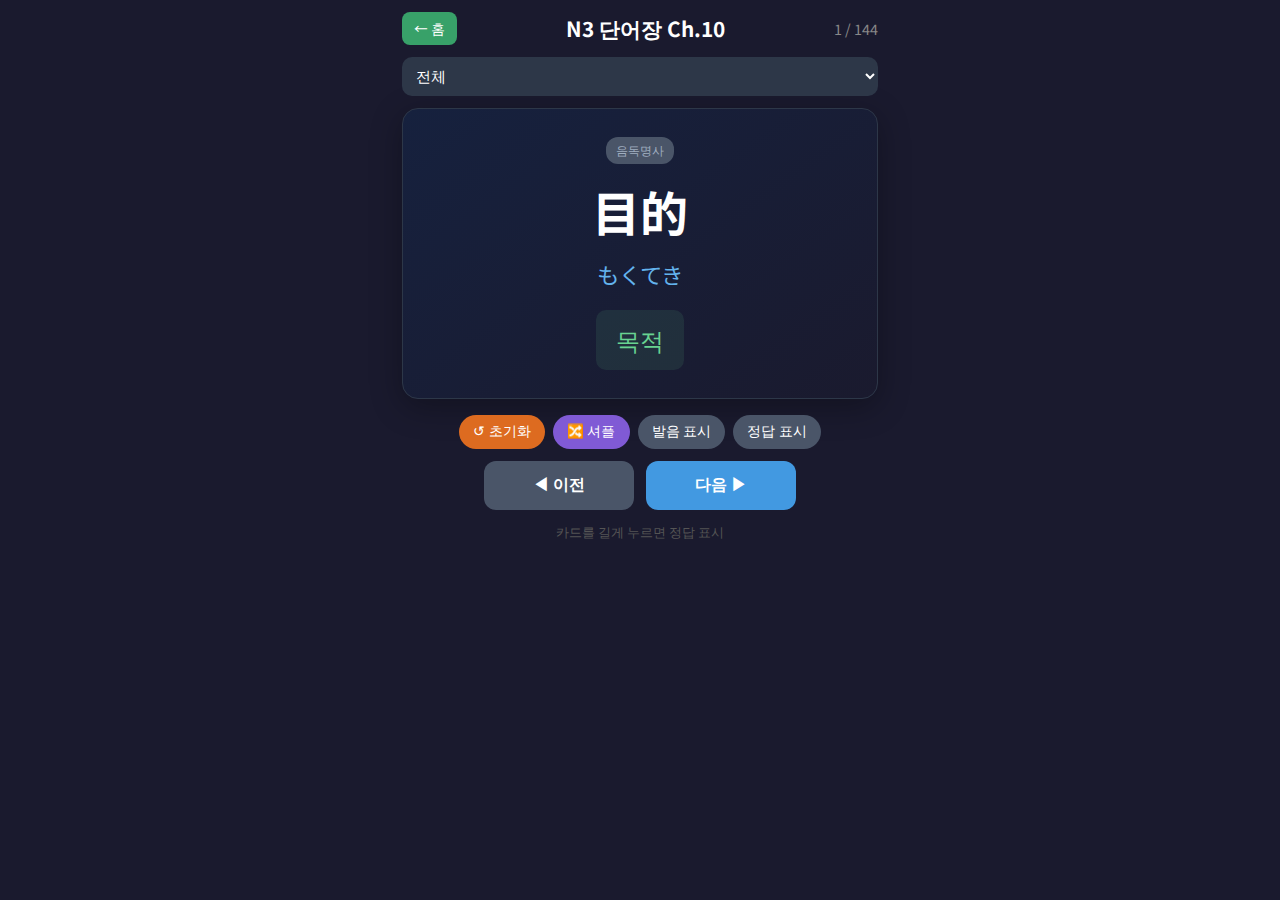
<file: n3/ch10.html>
<!DOCTYPE html>
<html lang="ko">
<head>
    <meta charset="UTF-8">
    <meta name="viewport" content="width=device-width, initial-scale=1.0, user-scalable=no">
    <title>N3 단어장 Ch.10</title>
    <link rel="preconnect" href="https://fonts.googleapis.com">
    <link rel="preconnect" href="https://fonts.gstatic.com" crossorigin>
    <link href="https://fonts.googleapis.com/css2?family=Noto+Sans+JP:wght@400;700&display=swap" rel="stylesheet">
    <link rel="stylesheet" href="../shared/flashcard.css">
</head>
<body>
    <div class="container">
        <header>
            <a href="../index.html#modal-n3" class="home-btn">← 홈</a>
            <h1>N3 단어장 Ch.10</h1>
            <span class="progress" id="progress">1 / 100</span>
        </header>
        <select class="category-select" id="categorySelect" onchange="changeCategory()">
            <option value="all">전체</option>
            <option value="음독명사">음독 명사</option>
            <option value="훈독명사">훈독 명사</option>
            <option value="동사">동사</option>
            <option value="경어">경어</option>
            <option value="수수동사">수수동사</option>
            <option value="い형용사">い형용사</option>
            <option value="な형용사">な형용사</option>
            <option value="부사">부사 및 기타</option>
        </select>
        <div class="card" id="card">
            <span class="category-tag" id="categoryTag">명사</span>
            <div class="kanji" id="kanji">漢字</div>
            <div class="reading" id="reading">かんじ</div>
            <div class="meaning" id="meaning">한자</div>
        </div>
        <div class="controls">
            <button class="toggle-btn reset" onclick="resetOrder()">↺ 초기화</button>
            <button class="toggle-btn shuffle" onclick="shuffleCards()">🔀 셔플</button>
            <button class="toggle-btn active" id="toggleReading" onclick="toggleReading()">발음 표시</button>
            <button class="toggle-btn active" id="toggleMeaning" onclick="toggleMeaning()">정답 표시</button>
        </div>
        <div class="nav-buttons">
            <button class="nav-btn prev" onclick="prevCard()">◀ 이전</button>
            <button class="nav-btn next" onclick="nextCard()">다음 ▶</button>
        </div>
        <p class="tap-hint">카드를 길게 누르면 정답 표시</p>
    </div>
    <script>
        const STORAGE_KEY = 'n3_ch10_state';
        const words = [
            // 음독 명사
            {kanji: "目的", reading: "もくてき", meaning: "목적", category: "음독명사"},
            {kanji: "門", reading: "もん", meaning: "문", category: "음독명사"},
            {kanji: "文句", reading: "もんく", meaning: "불평", category: "음독명사"},
            {kanji: "問題", reading: "もんだい", meaning: "문제", category: "음독명사"},
            {kanji: "約束", reading: "やくそく", meaning: "약속", category: "음독명사"},
            {kanji: "野菜", reading: "やさい", meaning: "야채, 채소", category: "음독명사"},
            {kanji: "家賃", reading: "やちん", meaning: "집세", category: "음독명사"},
            {kanji: "友人", reading: "ゆうじん", meaning: "친구", category: "음독명사"},
            {kanji: "夕飯", reading: "ゆうはん", meaning: "저녁밥", category: "음독명사"},
            {kanji: "郵便局", reading: "ゆうびんきょく", meaning: "우체국", category: "음독명사"},
            {kanji: "輸出", reading: "ゆしゅつ", meaning: "수출", category: "음독명사"},
            {kanji: "輸入", reading: "ゆにゅう", meaning: "수입", category: "음독명사"},
            {kanji: "用意", reading: "ようい", meaning: "준비", category: "음독명사"},
            {kanji: "容器", reading: "ようき", meaning: "용기, 그릇", category: "음독명사"},
            {kanji: "用事", reading: "ようじ", meaning: "볼일, 용무", category: "음독명사"},
            {kanji: "様子", reading: "ようす", meaning: "모습", category: "음독명사"},
            {kanji: "洋服", reading: "ようふく", meaning: "양복", category: "음독명사"},
            {kanji: "用途", reading: "ようと", meaning: "용도", category: "음독명사"},
            {kanji: "予習", reading: "よしゅう", meaning: "예습", category: "음독명사"},
            {kanji: "予定", reading: "よてい", meaning: "예정", category: "음독명사"},
            {kanji: "予約", reading: "よやく", meaning: "예약", category: "음독명사"},
            {kanji: "来週", reading: "らいしゅう", meaning: "다음 주", category: "음독명사"},
            {kanji: "来年", reading: "らいねん", meaning: "내년", category: "음독명사"},
            {kanji: "理解", reading: "りかい", meaning: "이해", category: "음독명사"},
            {kanji: "理由", reading: "りゆう", meaning: "이유", category: "음독명사"},
            {kanji: "留学", reading: "りゅうがく", meaning: "유학", category: "음독명사"},
            {kanji: "流行", reading: "りゅうこう", meaning: "유행", category: "음독명사"},
            {kanji: "利用", reading: "りよう", meaning: "이용", category: "음독명사"},
            {kanji: "料金", reading: "りょうきん", meaning: "요금", category: "음독명사"},
            {kanji: "両親", reading: "りょうしん", meaning: "양친, 부모님", category: "음독명사"},
            {kanji: "料理", reading: "りょうり", meaning: "요리", category: "음독명사"},
            {kanji: "旅館", reading: "りょかん", meaning: "여관", category: "음독명사"},
            {kanji: "旅行", reading: "りょこう", meaning: "여행", category: "음독명사"},
            {kanji: "留守", reading: "るす", meaning: "부재중", category: "음독명사"},
            {kanji: "例外", reading: "れいがい", meaning: "예외", category: "음독명사"},
            {kanji: "冷蔵庫", reading: "れいぞうこ", meaning: "냉장고", category: "음독명사"},
            {kanji: "冷房", reading: "れいぼう", meaning: "냉방", category: "음독명사"},
            {kanji: "歴史", reading: "れきし", meaning: "역사", category: "음독명사"},
            {kanji: "列", reading: "れつ", meaning: "열, 줄", category: "음독명사"},
            {kanji: "練習", reading: "れんしゅう", meaning: "연습", category: "음독명사"},
            {kanji: "連続", reading: "れんぞく", meaning: "연속", category: "음독명사"},
            {kanji: "連絡", reading: "れんらく", meaning: "연락", category: "음독명사"},
            {kanji: "廊下", reading: "ろうか", meaning: "복도", category: "음독명사"},
            {kanji: "話題", reading: "わだい", meaning: "화제", category: "음독명사"},

            // 훈독 명사
            {kanji: "申し込み", reading: "もうしこみ", meaning: "신청", category: "훈독명사"},
            {kanji: "物語", reading: "ものがたり", meaning: "이야기", category: "훈독명사"},
            {kanji: "森", reading: "もり", meaning: "숲", category: "훈독명사"},
            {kanji: "八百屋", reading: "やおや", meaning: "채소가게", category: "훈독명사"},
            {kanji: "山道", reading: "やまみち", meaning: "산길", category: "훈독명사"},
            {kanji: "夕方", reading: "ゆうがた", meaning: "저녁때", category: "훈독명사"},
            {kanji: "ゆうべ", reading: "ゆうべ", meaning: "어젯밤", category: "훈독명사"},
            {kanji: "床", reading: "ゆか", meaning: "바닥", category: "훈독명사"},
            {kanji: "雪", reading: "ゆき", meaning: "눈", category: "훈독명사"},
            {kanji: "夢", reading: "ゆめ", meaning: "꿈", category: "훈독명사"},
            {kanji: "八日", reading: "ようか", meaning: "8일", category: "훈독명사"},
            {kanji: "横", reading: "よこ", meaning: "옆", category: "훈독명사"},
            {kanji: "夜", reading: "よる", meaning: "밤", category: "훈독명사"},
            {kanji: "訳", reading: "わけ", meaning: "뜻, 이유, 까닭", category: "훈독명사"},
            {kanji: "割合", reading: "わりあい", meaning: "비율", category: "훈독명사"},
            {kanji: "割引", reading: "わりびき", meaning: "할인", category: "훈독명사"},

            // 동사
            {kanji: "焼く", reading: "やく", meaning: "굽다", category: "동사"},
            {kanji: "役に立つ", reading: "やくにたつ", meaning: "도움이 되다", category: "동사"},
            {kanji: "焼ける", reading: "やける", meaning: "구워지다", category: "동사"},
            {kanji: "養う", reading: "やしなう", meaning: "기르다, 양육하다", category: "동사"},
            {kanji: "やせる", reading: "やせる", meaning: "여위다", category: "동사"},
            {kanji: "破る", reading: "やぶる", meaning: "찢다, 부수다, 깨뜨리다", category: "동사"},
            {kanji: "破れる", reading: "やぶれる", meaning: "찢어지다, (약속을) 어기다", category: "동사"},
            {kanji: "止む", reading: "やむ", meaning: "그치다, 멈추다", category: "동사"},
            {kanji: "ゆでる", reading: "ゆでる", meaning: "삶다, 익히다", category: "동사"},
            {kanji: "許す", reading: "ゆるす", meaning: "허락하다", category: "동사"},
            {kanji: "揺れる", reading: "ゆれる", meaning: "흔들리다", category: "동사"},
            {kanji: "汚す", reading: "よごす", meaning: "더럽히다", category: "동사"},
            {kanji: "汚れる", reading: "よごれる", meaning: "더러워지다", category: "동사"},
            {kanji: "呼び掛ける", reading: "よびかける", meaning: "호소하다", category: "동사"},
            {kanji: "呼ぶ", reading: "よぶ", meaning: "부르다", category: "동사"},
            {kanji: "寄る", reading: "よる", meaning: "다가서다, 들르다", category: "동사"},
            {kanji: "喜ぶ", reading: "よろこぶ", meaning: "기뻐하다", category: "동사"},
            {kanji: "沸かす", reading: "わかす", meaning: "끓이다", category: "동사"},
            {kanji: "別れる", reading: "わかれる", meaning: "헤어지다", category: "동사"},
            {kanji: "沸く", reading: "わく", meaning: "끓다", category: "동사"},
            {kanji: "忘れる", reading: "わすれる", meaning: "잊다", category: "동사"},
            {kanji: "わびる", reading: "わびる", meaning: "사과하다", category: "동사"},
            {kanji: "笑う", reading: "わらう", meaning: "웃다", category: "동사"},
            {kanji: "割る", reading: "わる", meaning: "깨다", category: "동사"},
            {kanji: "割れる", reading: "われる", meaning: "깨지다", category: "동사"},

            // 경어 - 존경어(상대를 높이는 말)
            {kanji: "いらっしゃる", reading: "いらっしゃる", meaning: "가시다, 오시다, 계시다", category: "경어"},
            {kanji: "おいでになる", reading: "おいでになる", meaning: "가시다, 오시다, 계시다", category: "경어"},
            {kanji: "おっしゃる", reading: "おっしゃる", meaning: "말씀하시다", category: "경어"},
            {kanji: "ご存知だ", reading: "ごぞんじだ", meaning: "아시다", category: "경어"},
            {kanji: "ご覧になる", reading: "ごらんになる", meaning: "보시다", category: "경어"},
            {kanji: "なさる", reading: "なさる", meaning: "하시다", category: "경어"},
            {kanji: "召し上がる", reading: "めしあがる", meaning: "드시다", category: "경어"},
            // 경어 - 겸양어(자신을 낮추는 말)
            {kanji: "いたす", reading: "いたす", meaning: "하다", category: "경어"},
            {kanji: "いただく", reading: "いただく", meaning: "먹다, (삼가) 받다", category: "경어"},
            {kanji: "伺う", reading: "うかがう", meaning: "여쭙다, 찾아뵙다", category: "경어"},
            {kanji: "お目にかかる", reading: "おめにかかる", meaning: "뵙다", category: "경어"},
            {kanji: "おる", reading: "おる", meaning: "있다", category: "경어"},
            {kanji: "存じる", reading: "ぞんじる", meaning: "알다", category: "경어"},
            {kanji: "拝見する", reading: "はいけんする", meaning: "삼가 보다", category: "경어"},
            {kanji: "参る", reading: "まいる", meaning: "가다, 오다", category: "경어"},
            {kanji: "申す", reading: "もうす", meaning: "말씀드리다", category: "경어"},

            // 수수동사
            {kanji: "やる", reading: "やる", meaning: "(아랫사람에게) 주다", category: "수수동사"},
            {kanji: "あげる", reading: "あげる", meaning: "(동년배에게) 주다", category: "수수동사"},
            {kanji: "差し上げる", reading: "さしあげる", meaning: "(윗사람에게) 드리다", category: "수수동사"},
            {kanji: "くれる", reading: "くれる", meaning: "(남이 내게) 주다", category: "수수동사"},
            {kanji: "くださる", reading: "くださる", meaning: "(윗사람이 내게) 주시다", category: "수수동사"},
            {kanji: "もらう", reading: "もらう", meaning: "(동년배에게) 받다", category: "수수동사"},
            {kanji: "いただく", reading: "いただく", meaning: "(윗사람에게) 받다", category: "수수동사"},

            // い형용사
            {kanji: "やかましい", reading: "やかましい", meaning: "시끄럽다, 성가시다", category: "い형용사"},
            {kanji: "易しい", reading: "やさしい", meaning: "쉽다", category: "い형용사"},
            {kanji: "優しい", reading: "やさしい", meaning: "상냥하다, 다정하다", category: "い형용사"},
            {kanji: "安い", reading: "やすい", meaning: "싸다", category: "い형용사"},
            {kanji: "柔らかい", reading: "やわらかい", meaning: "부드럽다", category: "い형용사"},
            {kanji: "緩い", reading: "ゆるい", meaning: "느슨하다, 완만하다", category: "い형용사"},
            {kanji: "良い", reading: "よい", meaning: "좋다", category: "い형용사"},
            {kanji: "弱い", reading: "よわい", meaning: "약하다", category: "い형용사"},
            {kanji: "若い", reading: "わかい", meaning: "젊다", category: "い형용사"},
            {kanji: "悪い", reading: "わるい", meaning: "나쁘다, 미안하다", category: "い형용사"},

            // な형용사
            {kanji: "真面目だ", reading: "まじめだ", meaning: "성실하다", category: "な형용사"},
            {kanji: "まれだ", reading: "まれだ", meaning: "드물다", category: "な형용사"},
            {kanji: "見事だ", reading: "みごとだ", meaning: "멋지다, 훌륭하다", category: "な형용사"},
            {kanji: "むだだ", reading: "むだだ", meaning: "헛되다", category: "な형용사"},
            {kanji: "無理だ", reading: "むりだ", meaning: "무리다", category: "な형용사"},
            {kanji: "有名だ", reading: "ゆうめいだ", meaning: "유명하다", category: "な형용사"},
            {kanji: "豊かだ", reading: "ゆたかだ", meaning: "풍요롭다, 풍족하다", category: "な형용사"},
            {kanji: "立派だ", reading: "りっぱだ", meaning: "훌륭하다", category: "な형용사"},
            {kanji: "わがままだ", reading: "わがままだ", meaning: "제멋대로 굴다", category: "な형용사"},

            // 부사 및 기타
            {kanji: "約", reading: "やく", meaning: "약, 대략", category: "부사"},
            {kanji: "やっと", reading: "やっと", meaning: "겨우, 간신히", category: "부사"},
            {kanji: "やはり/やっぱり", reading: "やはり", meaning: "역시", category: "부사"},
            {kanji: "ゆっくり", reading: "ゆっくり", meaning: "천천히", category: "부사"},
            {kanji: "割合に", reading: "わりあいに", meaning: "비교적, 예상보다", category: "부사"},
            {kanji: "〜回", reading: "〜かい", meaning: "~회(횟수)", category: "부사"},
            {kanji: "〜階", reading: "〜かい", meaning: "~층(건물의 층)", category: "부사"},
            {kanji: "〜軒", reading: "〜けん", meaning: "~채(건물)", category: "부사"},
            {kanji: "〜個", reading: "〜こ", meaning: "~개(작은 물건)", category: "부사"},
            {kanji: "〜冊", reading: "〜さつ", meaning: "~권(책)", category: "부사"},
            {kanji: "〜足", reading: "〜そく", meaning: "~족(양말, 신발)", category: "부사"},
            {kanji: "〜台", reading: "〜だい", meaning: "~대(큰 물건)", category: "부사"},
            {kanji: "〜度", reading: "〜ど", meaning: "~번(횟수)", category: "부사"},
            {kanji: "〜杯", reading: "〜はい", meaning: "~잔(음료)", category: "부사"},
            {kanji: "〜匹", reading: "〜ひき", meaning: "~마리(동물)", category: "부사"},
            {kanji: "〜本", reading: "〜ほん", meaning: "~자루, ~병(긴 물건)", category: "부사"},
            {kanji: "〜枚", reading: "〜まい", meaning: "~장(얇고 평평한 물건)", category: "부사"},
        ];
    </script>
    <script src="../shared/flashcard.js"></script>
</body>
</html>
</file>
<file: shared/flashcard.css>
* { box-sizing: border-box; -webkit-tap-highlight-color: transparent; }
body { font-family: 'Noto Sans JP', -apple-system, BlinkMacSystemFont, 'Segoe UI', sans-serif; margin: 0; padding: 0; background: #1a1a2e; color: #eee; min-height: 100vh; user-select: none; -webkit-user-select: none; }
.container { max-width: 500px; margin: 0 auto; padding: 12px; }
header { display: flex; justify-content: space-between; align-items: center; margin-bottom: 12px; flex-wrap: wrap; gap: 8px; }
h1 { font-size: 1.3rem; margin: 0; color: #fff; }
.home-btn { padding: 6px 12px; background: #38a169; color: #fff; text-decoration: none; border-radius: 8px; font-size: 0.85rem; }
.progress { font-size: 0.9rem; color: #888; }
.controls { display: flex; gap: 8px; flex-wrap: wrap; margin-bottom: 12px; justify-content: center; }
.toggle-btn { padding: 8px 14px; border: none; border-radius: 20px; font-size: 0.85rem; cursor: pointer; transition: all 0.2s; }
.toggle-btn.active { background: #4a5568; color: #fff; }
.toggle-btn.inactive { background: #2d3748; color: #718096; }
.toggle-btn.shuffle { background: #805ad5; color: #fff; }
.toggle-btn.reset { background: #dd6b20; color: #fff; }
.category-select { width: 100%; padding: 10px; border: none; border-radius: 10px; background: #2d3748; color: #fff; font-size: 0.95rem; margin-bottom: 12px; }
.card { background: linear-gradient(145deg, #16213e, #1a1a2e); border-radius: 16px; padding: 28px 20px; min-height: 280px; display: flex; flex-direction: column; justify-content: center; align-items: center; box-shadow: 0 8px 32px rgba(0,0,0,0.3); margin-bottom: 16px; border: 1px solid #2d3748; }
.kanji { font-family: 'Noto Sans JP', sans-serif; font-size: 3rem; font-weight: bold; color: #fff; margin-bottom: 16px; text-align: center; line-height: 1.3; }
.reading { font-family: 'Noto Sans JP', sans-serif; font-size: 1.4rem; color: #63b3ed; margin-bottom: 20px; text-align: center; }
.meaning { font-size: 1.5rem; color: #68d391; text-align: center; padding: 12px 20px; background: rgba(104, 211, 145, 0.1); border-radius: 10px; }
.hidden { visibility: hidden; }
.nav-buttons { display: flex; gap: 12px; justify-content: center; }
.nav-btn { flex: 1; max-width: 150px; padding: 14px 20px; border: none; border-radius: 12px; font-size: 1rem; font-weight: 600; cursor: pointer; transition: all 0.2s; }
.nav-btn.prev { background: #4a5568; color: #fff; }
.nav-btn.next { background: #4299e1; color: #fff; }
.nav-btn:active { transform: scale(0.96); }
.category-tag { font-size: 0.75rem; padding: 4px 10px; background: #4a5568; border-radius: 12px; margin-bottom: 16px; color: #a0aec0; }
.tap-hint { text-align: center; font-size: 0.8rem; color: #555; margin-top: 12px; }
</file>
